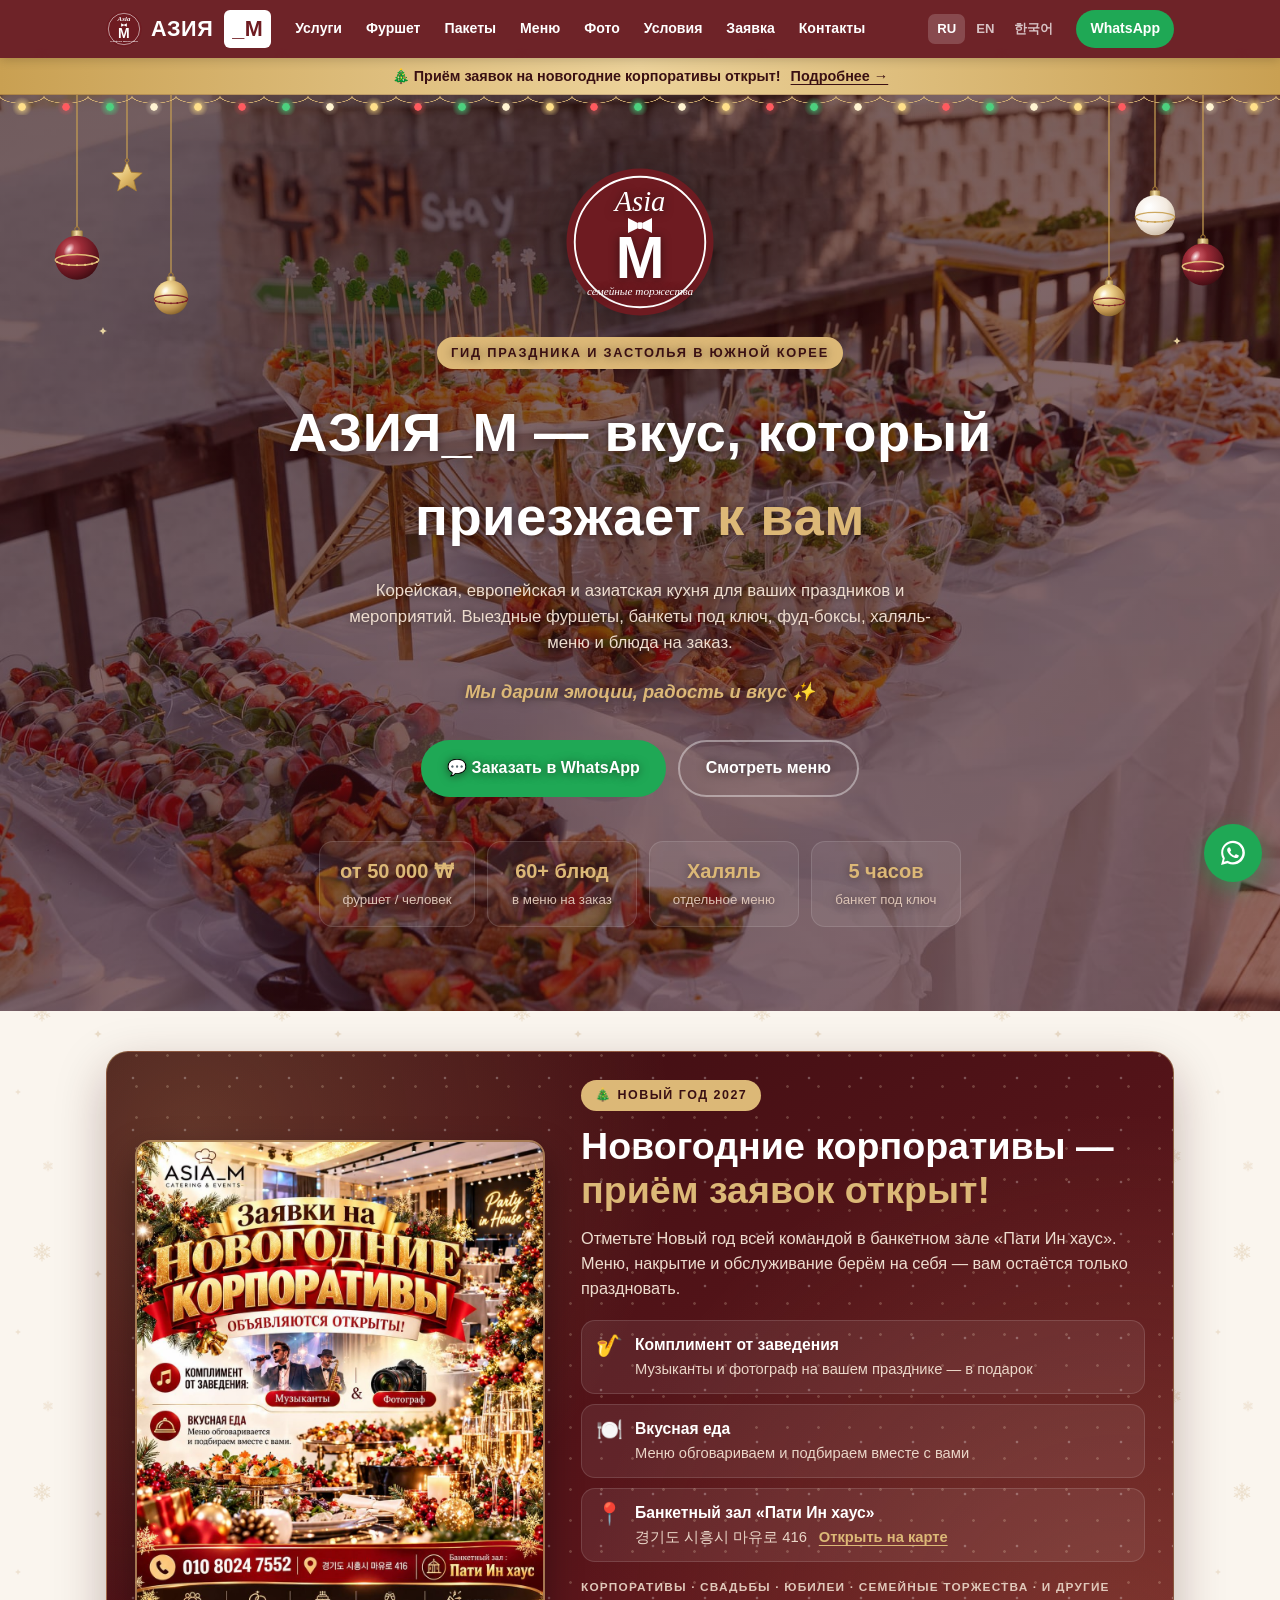
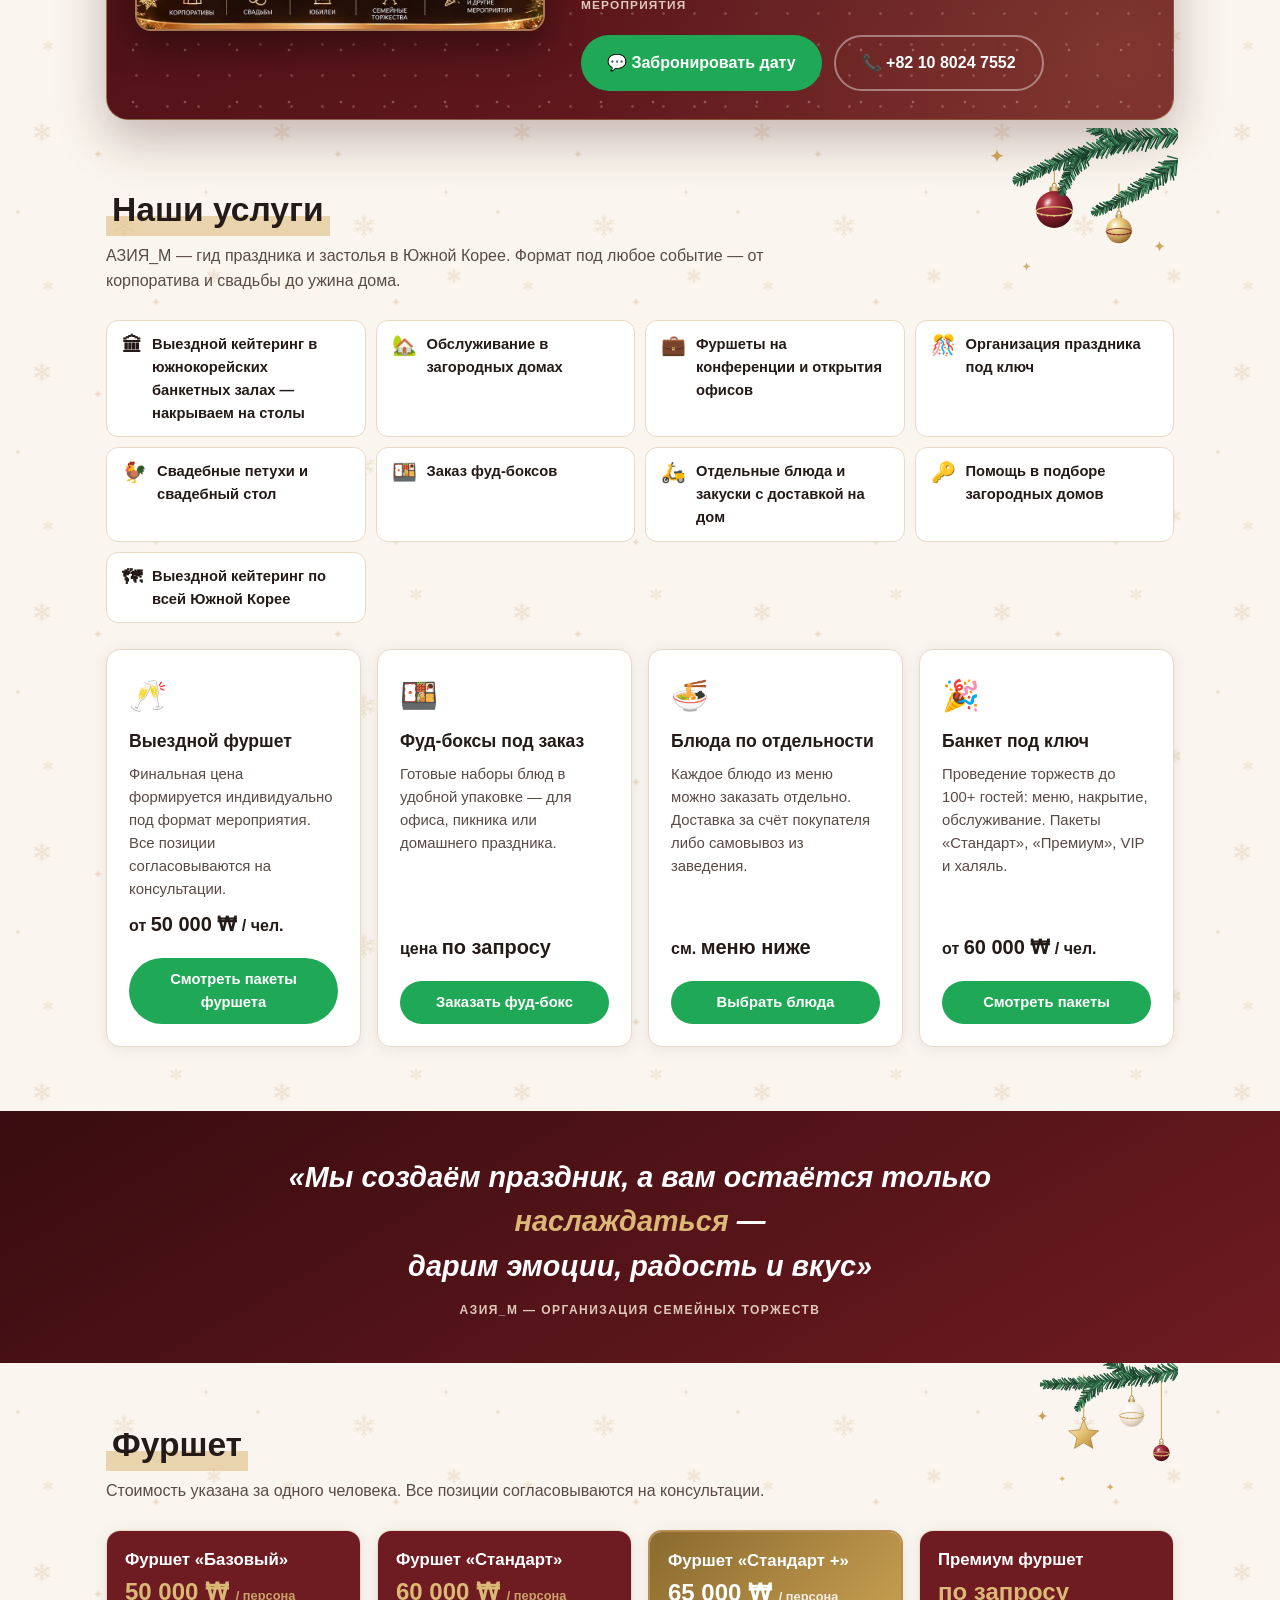
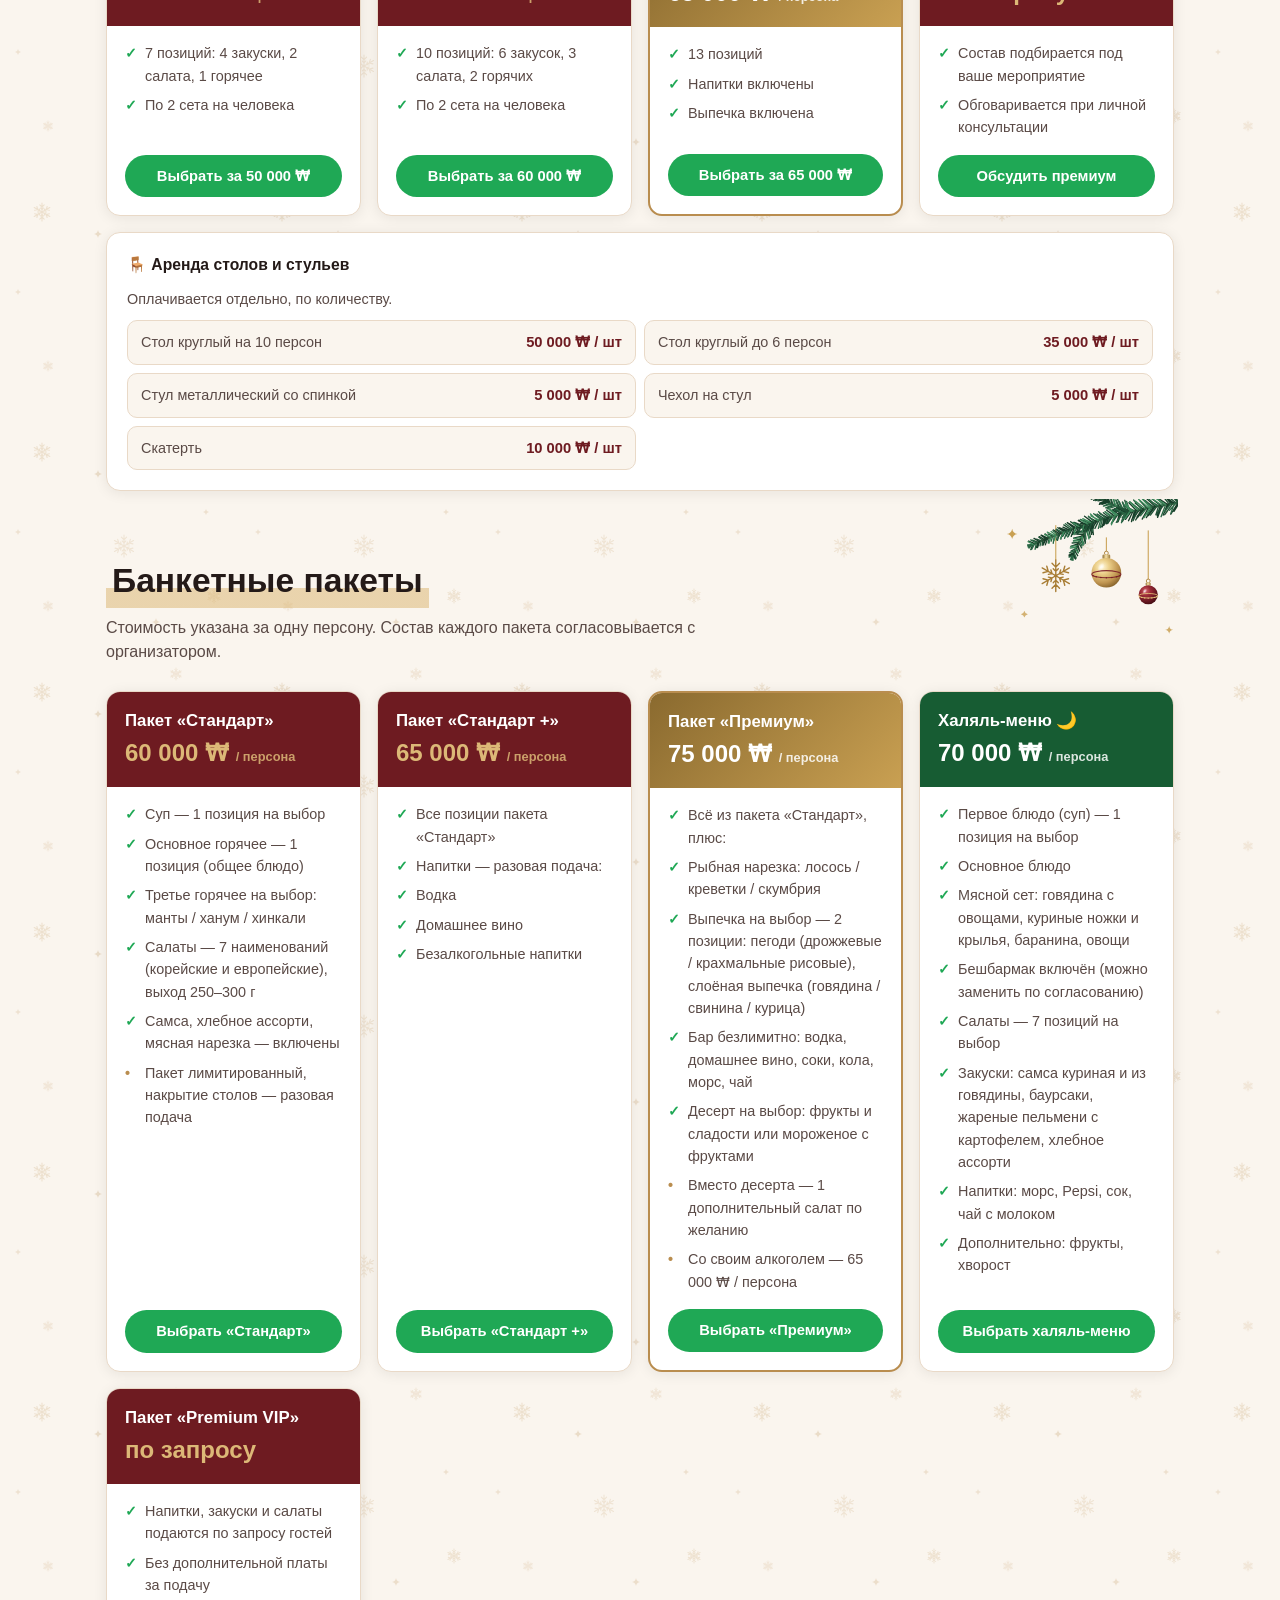
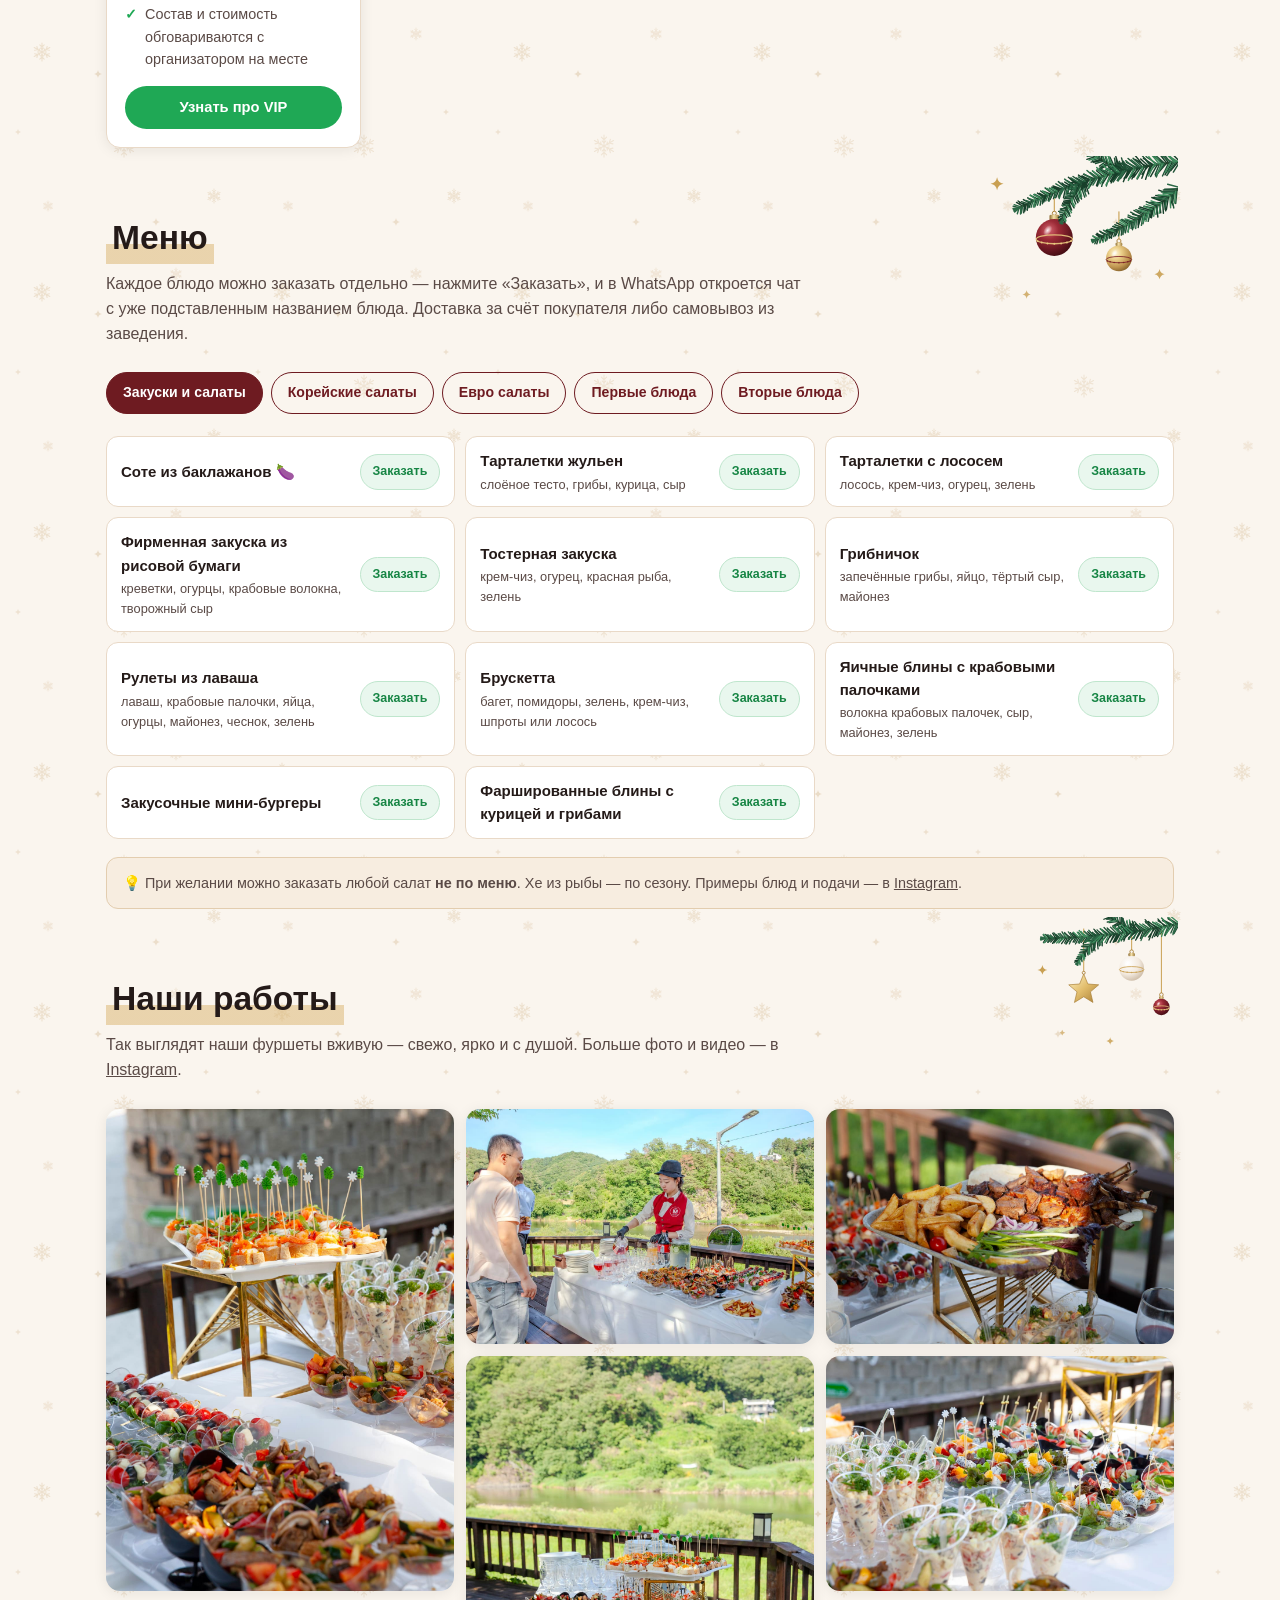
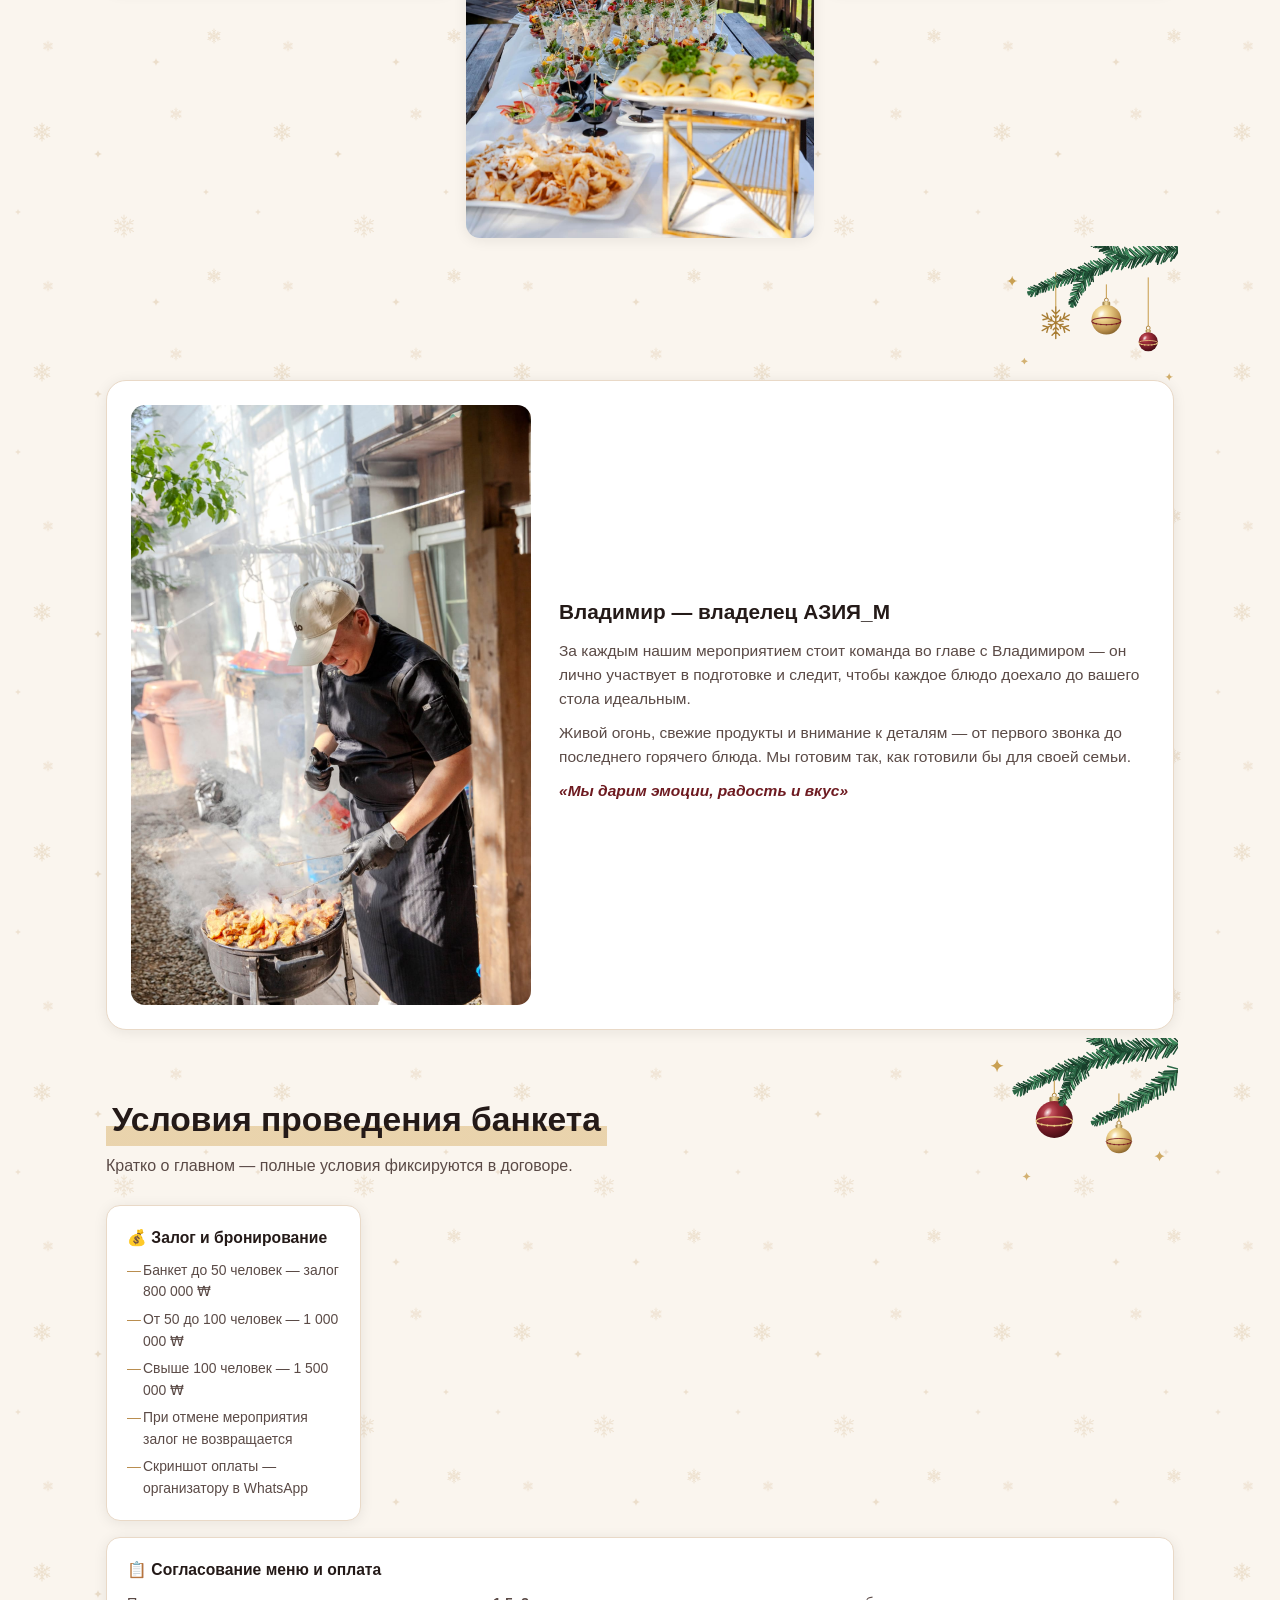
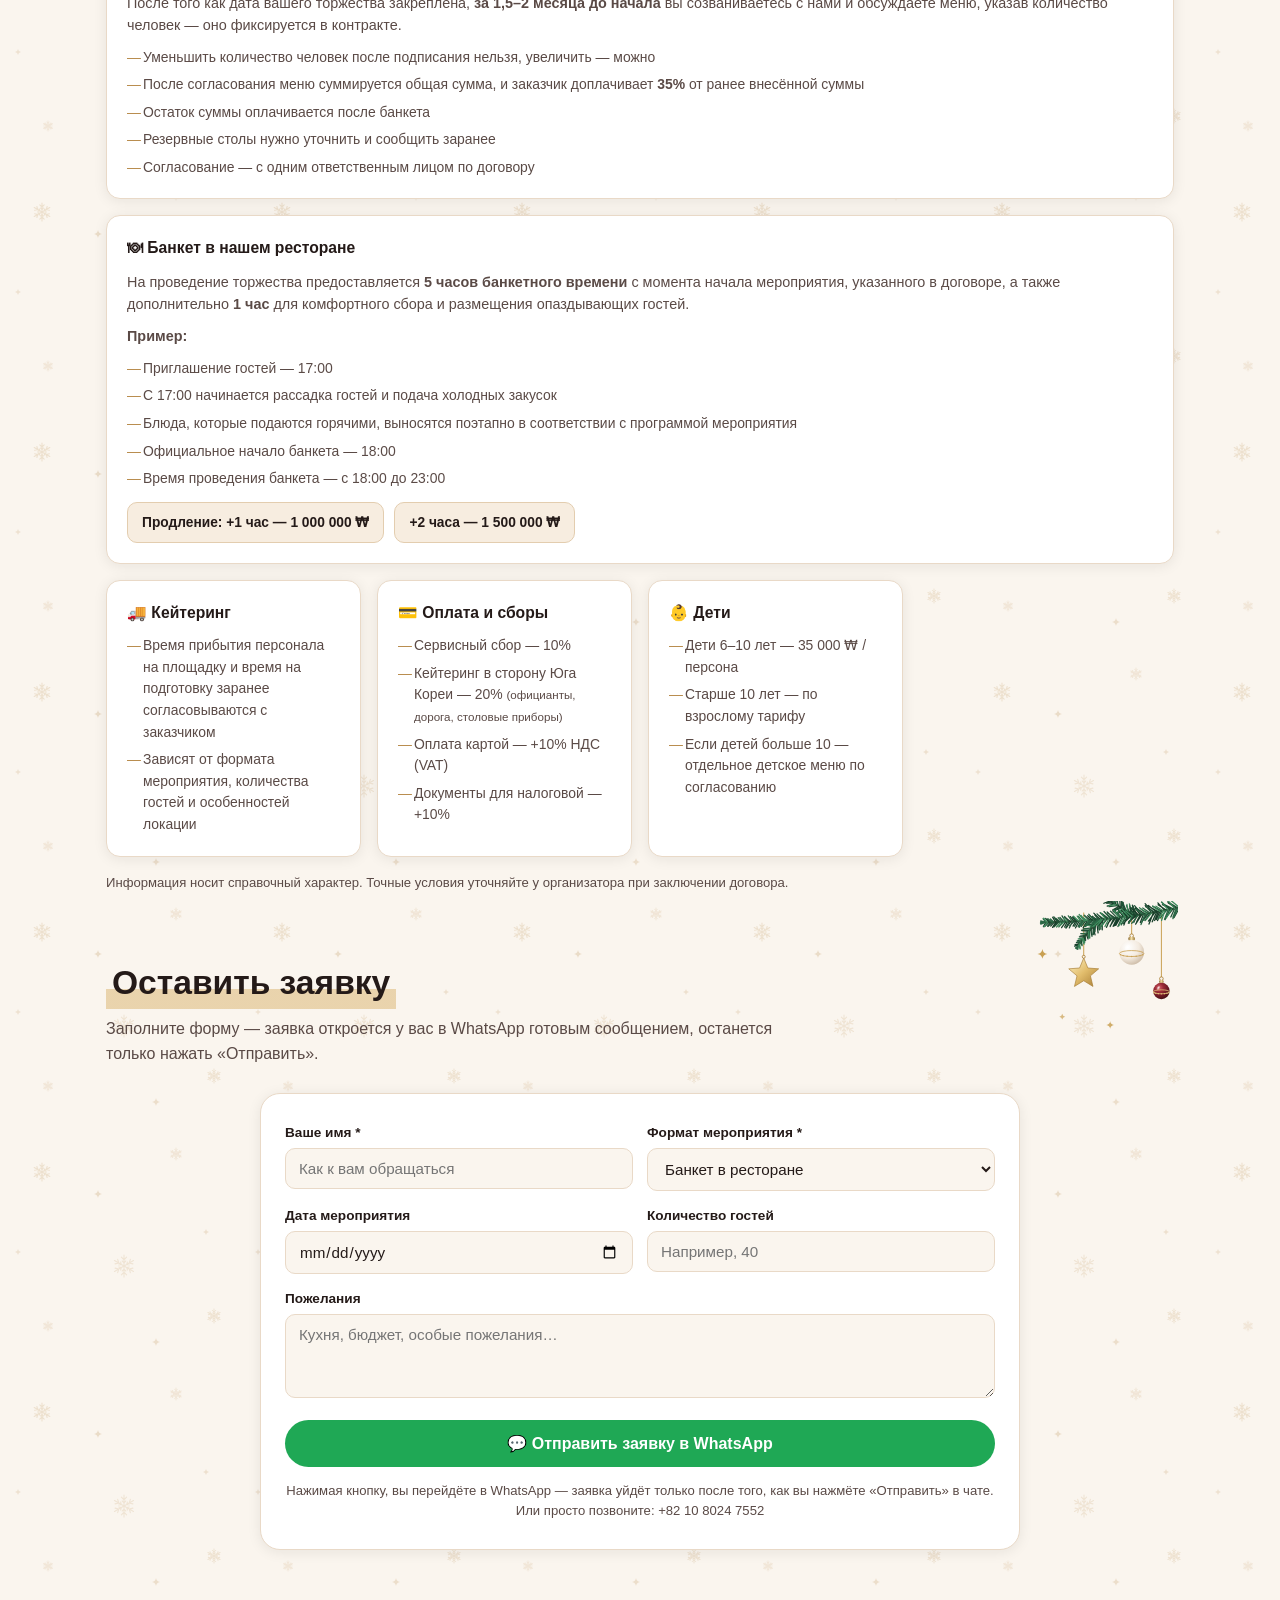
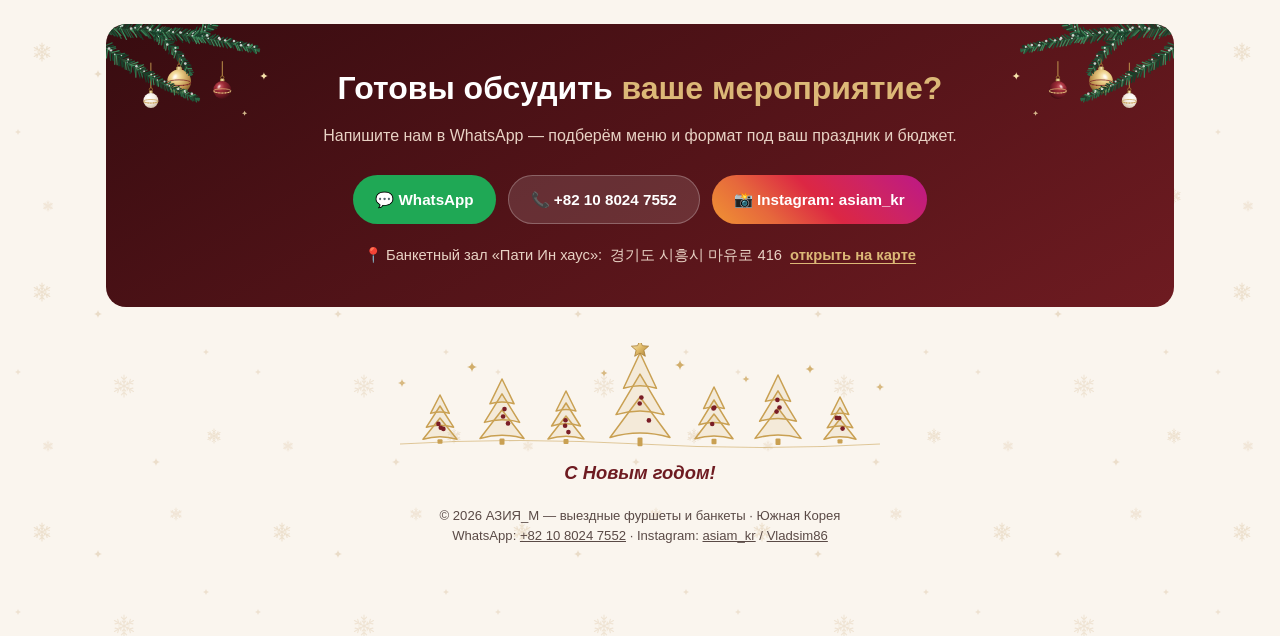
<file: index.html>
<!DOCTYPE html>
<html lang="ru">
<head>
<meta charset="UTF-8">
<meta name="viewport" content="width=device-width, initial-scale=1.0">
<title>АЗИЯ_М — выездные фуршеты и банкеты в Корее | Корейская, европейская и азиатская кухня</title>
<meta name="description" content="АЗИЯ_М — выездные фуршеты от 50 000 ₩/чел, банкеты, фуд-боксы и блюда на заказ. Корейские и евро салаты, супы, вторые блюда, халяль-меню. Заказ через WhatsApp: +82 10 8024 7552">
<link rel="icon" href="data:image/svg+xml,<svg xmlns='http://www.w3.org/2000/svg' viewBox='0 0 100 100'><text y='.9em' font-size='90'>🥢</text></svg>">
<link rel="alternate" hreflang="ru" href="https://zerorare.github.io/asiam/">
<link rel="alternate" hreflang="en" href="https://zerorare.github.io/asiam/en.html">
<link rel="alternate" hreflang="ko" href="https://zerorare.github.io/asiam/ko.html">
<link rel="alternate" hreflang="x-default" href="https://zerorare.github.io/asiam/">
<link rel="canonical" href="https://zerorare.github.io/asiam/">
<meta name="theme-color" content="#6e1b21">
<!-- превью ссылки в мессенджерах (WhatsApp, Telegram, KakaoTalk, Instagram) -->
<meta property="og:type" content="website">
<meta property="og:site_name" content="АЗИЯ_М">
<meta property="og:locale" content="ru_RU">
<meta property="og:locale:alternate" content="en_US">
<meta property="og:locale:alternate" content="ko_KR">
<meta property="og:url" content="https://zerorare.github.io/asiam/">
<meta property="og:title" content="АЗИЯ_М — выездные фуршеты и банкеты в Корее">
<meta property="og:description" content="Корейская, европейская и азиатская кухня: фуршеты от 50 000 ₩/чел., банкеты под ключ, фуд-боксы, халяль-меню. Заказ в WhatsApp: +82 10 8024 7552">
<meta property="og:image" content="https://zerorare.github.io/asiam/img/og-image.jpg">
<meta property="og:image:width" content="1200">
<meta property="og:image:height" content="630">
<meta property="og:image:alt" content="Фуршетный стол АЗИЯ_М: канапе, салаты и закуски">
<meta name="twitter:card" content="summary_large_image">
<link rel="stylesheet" href="css/style.css">
<script>
/* Новогодний блок — сезонный: с этой даты (время Кореи) он скрывается сам.
   Чтобы продлить или включить снова через год — поменяйте дату (и в en.html, ko.html). */
if (Date.now() >= Date.parse('2027-01-15T00:00:00+09:00')) document.documentElement.classList.add('ny-off');
</script>
<script src="js/newyear.js" defer></script><!-- снег на Новый год (сезонный) -->
</head>
<body>

<header>
  <div class="nav">
    <input type="checkbox" id="navtoggle" class="nav-toggle" aria-hidden="true" tabindex="-1">
    <div class="logo">
      <svg viewBox="0 0 200 200" aria-hidden="true">
        <circle cx="100" cy="100" r="98" fill="#6e1b21"/>
        <circle cx="100" cy="100" r="87" fill="none" stroke="#fff" stroke-width="3"/>
        <text x="100" y="58" font-family="Snell Roundhand,Segoe Script,Brush Script MT,cursive" font-size="38" font-style="italic" fill="#fff" text-anchor="middle">Asia</text>
        <path d="M84 68 L97 74.5 L97 81.5 L84 88 Z M116 68 L103 74.5 L103 81.5 L116 88 Z" fill="#fff"/>
        <rect x="97" y="73.5" width="6" height="9" rx="1.5" fill="#fff"/>
        <text x="100" y="148" font-family="Arial Black,Arial,sans-serif" font-size="78" font-weight="900" fill="#fff" text-anchor="middle">M</text>
        <text x="100" y="170" font-family="Snell Roundhand,Segoe Script,Brush Script MT,cursive" font-size="15" font-style="italic" fill="#fff" text-anchor="middle">семейные торжества</text>
      </svg>
      АЗИЯ<span>_М</span></div>
    <nav class="nav-links">
      <a href="#services">Услуги</a>
      <a href="#buffet">Фуршет</a>
      <a href="#packages">Пакеты</a>
      <a href="#menu">Меню</a>
      <a href="#gallery">Фото</a>
      <a href="#terms">Условия</a>
      <a href="#request">Заявка</a>
      <a href="#contacts">Контакты</a>
    </nav>
    <div class="lang-switch">
      <a href="index.html" class="active">RU</a>
      <a href="en.html">EN</a>
      <a href="ko.html">한국어</a>
    </div>
    <a class="wa-top" href="https://wa.me/821080247552" target="_blank" rel="noopener">WhatsApp</a>
    <label for="navtoggle" class="burger" aria-label="Меню"><span></span><span></span><span></span></label>
  </div>
</header>
<a class="ny-bar ny-season" href="#newyear">🎄 <b>Приём заявок на новогодние корпоративы открыт!</b> <span class="ny-more">Подробнее →</span></a>

<div class="hero">
  <svg class="logo-big" viewBox="0 0 200 200" aria-label="Логотип Asia M">
    <circle cx="100" cy="100" r="98" fill="#6e1b21"/>
    <circle cx="100" cy="100" r="87" fill="none" stroke="#fff" stroke-width="2.5"/>
    <text x="100" y="58" font-family="Snell Roundhand,Segoe Script,Brush Script MT,cursive" font-size="38" font-style="italic" fill="#fff" text-anchor="middle">Asia</text>
    <path d="M84 68 L97 74.5 L97 81.5 L84 88 Z M116 68 L103 74.5 L103 81.5 L116 88 Z" fill="#fff"/>
    <rect x="97" y="73.5" width="6" height="9" rx="1.5" fill="#fff"/>
    <text x="100" y="148" font-family="Arial Black,Arial,sans-serif" font-size="78" font-weight="900" fill="#fff" text-anchor="middle">M</text>
    <text x="100" y="170" font-family="Snell Roundhand,Segoe Script,Brush Script MT,cursive" font-size="15" font-style="italic" fill="#fff" text-anchor="middle">семейные торжества</text>
  </svg>
  <div class="kicker">Гид праздника и застолья в Южной Корее</div>
  <h1>АЗИЯ_М — вкус, который<br>приезжает <em>к вам</em></h1>
  <p class="sub">Корейская, европейская и азиатская кухня для ваших праздников и мероприятий.
     Выездные фуршеты, банкеты под ключ, фуд-боксы, халяль-меню и блюда на заказ.</p>
  <p class="slogan">Мы дарим эмоции, радость и вкус ✨</p>
  <div class="cta-row">
    <a class="btn btn-wa" href="https://wa.me/821080247552?text=%D0%97%D0%B4%D1%80%D0%B0%D0%B2%D1%81%D1%82%D0%B2%D1%83%D0%B9%D1%82%D0%B5!%20%D0%A5%D0%BE%D1%87%D1%83%20%D1%83%D0%B7%D0%BD%D0%B0%D1%82%D1%8C%20%D0%BF%D1%80%D0%BE%20%D1%84%D1%83%D1%80%D1%88%D0%B5%D1%82%20%2F%20%D0%B1%D0%B0%D0%BD%D0%BA%D0%B5%D1%82" target="_blank" rel="noopener">💬 Заказать в WhatsApp</a>
    <a class="btn btn-ghost" href="#menu">Смотреть меню</a>
  </div>
  <div class="facts">
    <a class="fact" href="#buffet"><b>от 50 000 ₩</b><small>фуршет / человек</small></a>
    <a class="fact" href="#menu"><b>60+ блюд</b><small>в меню на заказ</small></a>
    <a class="fact" href="#packages"><b>Халяль</b><small>отдельное меню</small></a>
    <a class="fact" href="#terms"><b>5 часов</b><small>банкет под ключ</small></a>
  </div>
</div>

<!-- ===== НОВОГОДНИЙ БЛОК (сезонный) — прячется сам после даты из <head>. Афиша: img/newyear-corporate.jpg ===== -->
<section id="newyear" class="ny-season">
  <div class="ny-card">
    <div class="ny-head">
      <div class="ny-kicker">🎄 Новый год 2027</div>
      <h2>Новогодние корпоративы — <span>приём заявок открыт!</span></h2>
    </div>
    <a class="ny-poster" href="img/newyear-corporate.jpg" target="_blank" rel="noopener">
      <img src="img/newyear-corporate.jpg" width="1000" height="1200" loading="lazy" decoding="async"
           alt="Афиша АЗИЯ_М: приём заявок на новогодние корпоративы. Комплимент от заведения — музыканты и фотограф. Банкетный зал «Пати Ин хаус», 경기도 시흥시 마유로 416, тел. 010 8024 7552">
      <span class="ny-zoom">🔍 Открыть афишу</span>
    </a>
    <div class="ny-body">
      <p class="ny-lead">Отметьте Новый год всей командой в банкетном зале «Пати Ин хаус». Меню, накрытие и обслуживание берём на себя — вам остаётся только праздновать.</p>
      <ul class="ny-list">
        <li><span class="ny-ico">🎷</span><div><b>Комплимент от заведения</b>Музыканты и фотограф на вашем празднике — в подарок</div></li>
        <li><span class="ny-ico">🍽️</span><div><b>Вкусная еда</b>Меню обговариваем и подбираем вместе с вами</div></li>
        <li><span class="ny-ico">📍</span><div><b>Банкетный зал «Пати Ин хаус»</b><span class="ny-addr"><span>경기도 시흥시 마유로 416</span><a href="https://map.naver.com/p/search/%EA%B2%BD%EA%B8%B0%EB%8F%84%20%EC%8B%9C%ED%9D%A5%EC%8B%9C%20%EB%A7%88%EC%9C%A0%EB%A1%9C%20416" target="_blank" rel="noopener">Открыть на карте</a></span></div></li>
      </ul>
      <p class="ny-tags">Корпоративы · Свадьбы · Юбилеи · Семейные торжества · и другие мероприятия</p>
      <div class="ny-cta">
        <a class="btn btn-wa" href="https://wa.me/821080247552?text=%D0%97%D0%B4%D1%80%D0%B0%D0%B2%D1%81%D1%82%D0%B2%D1%83%D0%B9%D1%82%D0%B5!%20%D0%A5%D0%BE%D1%87%D1%83%20%D0%B7%D0%B0%D0%B1%D1%80%D0%BE%D0%BD%D0%B8%D1%80%D0%BE%D0%B2%D0%B0%D1%82%D1%8C%20%D0%BD%D0%BE%D0%B2%D0%BE%D0%B3%D0%BE%D0%B4%D0%BD%D0%B8%D0%B9%20%D0%BA%D0%BE%D1%80%D0%BF%D0%BE%D1%80%D0%B0%D1%82%D0%B8%D0%B2" target="_blank" rel="noopener">💬 Забронировать дату</a>
        <a class="btn btn-ghost" href="tel:+821080247552">📞 +82 10 8024 7552</a>
      </div>
    </div>
  </div>
</section>

<section id="services">
  <div class="sec-head">
    <h2>Наши услуги</h2>
    <p>АЗИЯ_М — гид праздника и застолья в Южной Корее. Формат под любое событие — от корпоратива и свадьбы до ужина дома.</p>
  </div>
  <div class="svc-list">
    <div class="svc"><span>🏛</span>Выездной кейтеринг в южнокорейских банкетных залах — накрываем на столы</div>
    <div class="svc"><span>🏡</span>Обслуживание в загородных домах</div>
    <div class="svc"><span>💼</span>Фуршеты на конференции и открытия офисов</div>
    <div class="svc"><span>🎊</span>Организация праздника под ключ</div>
    <div class="svc"><span>🐓</span>Свадебные петухи и свадебный стол</div>
    <div class="svc"><span>🍱</span>Заказ фуд-боксов</div>
    <div class="svc"><span>🛵</span>Отдельные блюда и закуски с доставкой на дом</div>
    <div class="svc"><span>🔑</span>Помощь в подборе загородных домов</div>
    <div class="svc"><span>🗺</span>Выездной кейтеринг по всей Южной Корее</div>
  </div>
  <div class="cards">
    <div class="card">
      <div class="ico">🥂</div>
      <h3>Выездной фуршет</h3>
      <p>Финальная цена формируется индивидуально под формат мероприятия. Все позиции согласовываются на консультации.</p>
      <div class="price">от <b>50 000 ₩</b> / чел.</div>
      <a class="order" href="#buffet">Смотреть пакеты фуршета</a>
    </div>
    <div class="card">
      <div class="ico">🍱</div>
      <h3>Фуд-боксы под заказ</h3>
      <p>Готовые наборы блюд в удобной упаковке — для офиса, пикника или домашнего праздника.</p>
      <div class="price">цена <b>по запросу</b></div>
      <a class="order" href="https://wa.me/821080247552?text=%D0%97%D0%B4%D1%80%D0%B0%D0%B2%D1%81%D1%82%D0%B2%D1%83%D0%B9%D1%82%D0%B5!%20%D0%98%D0%BD%D1%82%D0%B5%D1%80%D0%B5%D1%81%D1%83%D1%8E%D1%82%20%D1%84%D1%83%D0%B4-%D0%B1%D0%BE%D0%BA%D1%81%D1%8B" target="_blank" rel="noopener">Заказать фуд-бокс</a>
    </div>
    <div class="card">
      <div class="ico">🍜</div>
      <h3>Блюда по отдельности</h3>
      <p>Каждое блюдо из меню можно заказать отдельно. Доставка за счёт покупателя либо самовывоз из заведения.</p>
      <div class="price">см. <b>меню ниже</b></div>
      <a class="order" href="#menu">Выбрать блюда</a>
    </div>
    <div class="card">
      <div class="ico">🎉</div>
      <h3>Банкет под ключ</h3>
      <p>Проведение торжеств до 100+ гостей: меню, накрытие, обслуживание. Пакеты «Стандарт», «Премиум», VIP и халяль.</p>
      <div class="price">от <b>60 000 ₩</b> / чел.</div>
      <a class="order" href="#packages">Смотреть пакеты</a>
    </div>
  </div>
</section>

<div class="slogan-band">
  <div class="q">«Мы создаём праздник, а вам остаётся только <em>наслаждаться</em> —<br>дарим эмоции, радость и вкус»</div>
  <small>АЗИЯ_М — организация семейных торжеств</small>
</div>

<section id="buffet">
  <div class="sec-head">
    <h2>Фуршет</h2>
    <p>Стоимость указана за одного человека. Все позиции согласовываются на консультации.</p>
  </div>
  <p class="swipe-hint">Листайте вбок, чтобы увидеть все варианты</p>
  <div class="packs">
    <div class="pack">
      <div class="top">
        <h3>Фуршет «Базовый»</h3>
        <div class="p-price">50 000 ₩ <small>/ персона</small></div>
      </div>
      <ul>
        <li>7 позиций: 4 закуски, 2 салата, 1 горячее</li>
        <li>По 2 сета на человека</li>
      </ul>
      <div class="foot"><a href="https://wa.me/821080247552?text=%D0%97%D0%B4%D1%80%D0%B0%D0%B2%D1%81%D1%82%D0%B2%D1%83%D0%B9%D1%82%D0%B5!%20%D0%98%D0%BD%D1%82%D0%B5%D1%80%D0%B5%D1%81%D1%83%D0%B5%D1%82%20%D1%84%D1%83%D1%80%D1%88%D0%B5%D1%82%20%C2%AB%D0%91%D0%B0%D0%B7%D0%BE%D0%B2%D1%8B%D0%B9%C2%BB%20%E2%80%94%2050%20000%20%E2%82%A9%20%2F%20%D0%BF%D0%B5%D1%80%D1%81%D0%BE%D0%BD%D0%B0" target="_blank" rel="noopener">Выбрать за 50 000 ₩</a></div>
    </div>

    <div class="pack">
      <div class="top">
        <h3>Фуршет «Стандарт»</h3>
        <div class="p-price">60 000 ₩ <small>/ персона</small></div>
      </div>
      <ul>
        <li>10 позиций: 6 закусок, 3 салата, 2 горячих</li>
        <li>По 2 сета на человека</li>
      </ul>
      <div class="foot"><a href="https://wa.me/821080247552?text=%D0%97%D0%B4%D1%80%D0%B0%D0%B2%D1%81%D1%82%D0%B2%D1%83%D0%B9%D1%82%D0%B5!%20%D0%98%D0%BD%D1%82%D0%B5%D1%80%D0%B5%D1%81%D1%83%D0%B5%D1%82%20%D1%84%D1%83%D1%80%D1%88%D0%B5%D1%82%20%C2%AB%D0%A1%D1%82%D0%B0%D0%BD%D0%B4%D0%B0%D1%80%D1%82%C2%BB%20%E2%80%94%2060%20000%20%E2%82%A9%20%2F%20%D0%BF%D0%B5%D1%80%D1%81%D0%BE%D0%BD%D0%B0" target="_blank" rel="noopener">Выбрать за 60 000 ₩</a></div>
    </div>

    <div class="pack featured">
      <div class="top">
        <h3>Фуршет «Стандарт +»</h3>
        <div class="p-price">65 000 ₩ <small>/ персона</small></div>
      </div>
      <ul>
        <li>13 позиций</li>
        <li>Напитки включены</li>
        <li>Выпечка включена</li>
      </ul>
      <div class="foot"><a href="https://wa.me/821080247552?text=%D0%97%D0%B4%D1%80%D0%B0%D0%B2%D1%81%D1%82%D0%B2%D1%83%D0%B9%D1%82%D0%B5!%20%D0%98%D0%BD%D1%82%D0%B5%D1%80%D0%B5%D1%81%D1%83%D0%B5%D1%82%20%D1%84%D1%83%D1%80%D1%88%D0%B5%D1%82%20%C2%AB%D0%A1%D1%82%D0%B0%D0%BD%D0%B4%D0%B0%D1%80%D1%82%20%2B%C2%BB%20%E2%80%94%2065%20000%20%E2%82%A9%20%2F%20%D0%BF%D0%B5%D1%80%D1%81%D0%BE%D0%BD%D0%B0" target="_blank" rel="noopener">Выбрать за 65 000 ₩</a></div>
    </div>

    <div class="pack">
      <div class="top">
        <h3>Премиум фуршет</h3>
        <div class="p-price">по запросу</div>
      </div>
      <ul>
        <li>Состав подбирается под ваше мероприятие</li>
        <li>Обговаривается при личной консультации</li>
      </ul>
      <div class="foot"><a href="https://wa.me/821080247552?text=%D0%97%D0%B4%D1%80%D0%B0%D0%B2%D1%81%D1%82%D0%B2%D1%83%D0%B9%D1%82%D0%B5!%20%D0%98%D0%BD%D1%82%D0%B5%D1%80%D0%B5%D1%81%D1%83%D0%B5%D1%82%20%D0%BF%D1%80%D0%B5%D0%BC%D0%B8%D1%83%D0%BC%20%D1%84%D1%83%D1%80%D1%88%D0%B5%D1%82" target="_blank" rel="noopener">Обсудить премиум</a></div>
    </div>
  </div>

  <div class="terms" style="margin-top:16px">
    <div class="term">
      <h3>🪑 Аренда столов и стульев</h3>
      <p class="lead">Оплачивается отдельно, по количеству.</p>
      <div class="opt-list">
        <div><span>Стол круглый на 10 персон</span><b>50 000 ₩ / шт</b></div>
        <div><span>Стол круглый до 6 персон</span><b>35 000 ₩ / шт</b></div>
        <div><span>Стул металлический со спинкой</span><b>5 000 ₩ / шт</b></div>
        <div><span>Чехол на стул</span><b>5 000 ₩ / шт</b></div>
        <div><span>Скатерть</span><b>10 000 ₩ / шт</b></div>
      </div>
    </div>
  </div>
</section>

<section id="packages">
  <div class="sec-head">
    <h2>Банкетные пакеты</h2>
    <p>Стоимость указана за одну персону. Состав каждого пакета согласовывается с организатором.</p>
  </div>
  <p class="swipe-hint">Листайте вбок, чтобы увидеть все варианты</p>
  <div class="packs">
    <div class="pack">
      <div class="top">
        <h3>Пакет «Стандарт»</h3>
        <div class="p-price">60 000 ₩ <small>/ персона</small></div>
      </div>
      <ul>
        <li>Суп — 1 позиция на выбор</li>
        <li>Основное горячее — 1 позиция (общее блюдо)</li>
        <li>Третье горячее на выбор: манты / ханум / хинкали</li>
        <li>Салаты — 7 наименований (корейские и европейские), выход 250–300 г</li>
        <li>Самса, хлебное ассорти, мясная нарезка — включены</li>
        <li class="note">Пакет лимитированный, накрытие столов — разовая подача</li>
      </ul>
      <div class="foot"><a href="https://wa.me/821080247552?text=%D0%97%D0%B4%D1%80%D0%B0%D0%B2%D1%81%D1%82%D0%B2%D1%83%D0%B9%D1%82%D0%B5!%20%D0%98%D0%BD%D1%82%D0%B5%D1%80%D0%B5%D1%81%D1%83%D0%B5%D1%82%20%D0%BF%D0%B0%D0%BA%D0%B5%D1%82%20%C2%AB%D0%A1%D1%82%D0%B0%D0%BD%D0%B4%D0%B0%D1%80%D1%82%C2%BB" target="_blank" rel="noopener">Выбрать «Стандарт»</a></div>
    </div>

    <div class="pack">
      <div class="top">
        <h3>Пакет «Стандарт +»</h3>
        <div class="p-price">65 000 ₩ <small>/ персона</small></div>
      </div>
      <ul>
        <li>Все позиции пакета «Стандарт»</li>
        <li>Напитки — разовая подача:</li>
        <li>Водка</li>
        <li>Домашнее вино</li>
        <li>Безалкогольные напитки</li>
      </ul>
      <div class="foot"><a href="https://wa.me/821080247552?text=%D0%97%D0%B4%D1%80%D0%B0%D0%B2%D1%81%D1%82%D0%B2%D1%83%D0%B9%D1%82%D0%B5!%20%D0%98%D0%BD%D1%82%D0%B5%D1%80%D0%B5%D1%81%D1%83%D0%B5%D1%82%20%D0%BF%D0%B0%D0%BA%D0%B5%D1%82%20%C2%AB%D0%A1%D1%82%D0%B0%D0%BD%D0%B4%D0%B0%D1%80%D1%82%2B%C2%BB" target="_blank" rel="noopener">Выбрать «Стандарт +»</a></div>
    </div>

    <div class="pack featured">
      <div class="top">
        <h3>Пакет «Премиум»</h3>
        <div class="p-price">75 000 ₩ <small>/ персона</small></div>
      </div>
      <ul>
        <li>Всё из пакета «Стандарт», плюс:</li>
        <li>Рыбная нарезка: лосось / креветки / скумбрия</li>
        <li>Выпечка на выбор — 2 позиции: пегоди (дрожжевые / крахмальные рисовые), слоёная выпечка (говядина / свинина / курица)</li>
        <li>Бар безлимитно: водка, домашнее вино, соки, кола, морс, чай</li>
        <li>Десерт на выбор: фрукты и сладости или мороженое с фруктами</li>
        <li class="note">Вместо десерта — 1 дополнительный салат по желанию</li>
        <li class="note">Со своим алкоголем — 65 000 ₩ / персона</li>
      </ul>
      <div class="foot"><a href="https://wa.me/821080247552?text=%D0%97%D0%B4%D1%80%D0%B0%D0%B2%D1%81%D1%82%D0%B2%D1%83%D0%B9%D1%82%D0%B5!%20%D0%98%D0%BD%D1%82%D0%B5%D1%80%D0%B5%D1%81%D1%83%D0%B5%D1%82%20%D0%BF%D0%B0%D0%BA%D0%B5%D1%82%20%C2%AB%D0%9F%D1%80%D0%B5%D0%BC%D0%B8%D1%83%D0%BC%C2%BB" target="_blank" rel="noopener">Выбрать «Премиум»</a></div>
    </div>

    <div class="pack halal">
      <div class="top">
        <h3>Халяль-меню 🌙</h3>
        <div class="p-price">70 000 ₩ <small>/ персона</small></div>
      </div>
      <ul>
        <li>Первое блюдо (суп) — 1 позиция на выбор</li>
        <li>Основное блюдо</li>
        <li>Мясной сет: говядина с овощами, куриные ножки и крылья, баранина, овощи</li>
        <li>Бешбармак включён (можно заменить по согласованию)</li>
        <li>Салаты — 7 позиций на выбор</li>
        <li>Закуски: самса куриная и из говядины, баурсаки, жареные пельмени с картофелем, хлебное ассорти</li>
        <li>Напитки: морс, Pepsi, сок, чай с молоком</li>
        <li>Дополнительно: фрукты, хворост</li>
      </ul>
      <div class="foot"><a href="https://wa.me/821080247552?text=%D0%97%D0%B4%D1%80%D0%B0%D0%B2%D1%81%D1%82%D0%B2%D1%83%D0%B9%D1%82%D0%B5!%20%D0%98%D0%BD%D1%82%D0%B5%D1%80%D0%B5%D1%81%D1%83%D0%B5%D1%82%20%D1%85%D0%B0%D0%BB%D1%8F%D0%BB%D1%8C-%D0%BC%D0%B5%D0%BD%D1%8E" target="_blank" rel="noopener">Выбрать халяль-меню</a></div>
    </div>

    <div class="pack">
      <div class="top">
        <h3>Пакет «Premium VIP»</h3>
        <div class="p-price">по запросу</div>
      </div>
      <ul>
        <li>Напитки, закуски и салаты подаются по запросу гостей</li>
        <li>Без дополнительной платы за подачу</li>
        <li>Состав и стоимость обговариваются с организатором на месте</li>
      </ul>
      <div class="foot"><a href="https://wa.me/821080247552?text=%D0%97%D0%B4%D1%80%D0%B0%D0%B2%D1%81%D1%82%D0%B2%D1%83%D0%B9%D1%82%D0%B5!%20%D0%98%D0%BD%D1%82%D0%B5%D1%80%D0%B5%D1%81%D1%83%D0%B5%D1%82%20%D0%BF%D0%B0%D0%BA%D0%B5%D1%82%20Premium%20VIP" target="_blank" rel="noopener">Узнать про VIP</a></div>
    </div>
  </div>
</section>

<section id="menu">
  <div class="sec-head">
    <h2>Меню</h2>
    <p>Каждое блюдо можно заказать отдельно — нажмите «Заказать», и в WhatsApp откроется чат с уже подставленным названием блюда. Доставка за счёт покупателя либо самовывоз из заведения.</p>
  </div>
  <div class="menu-widget">
    <input type="radio" name="mtab" id="mt0" checked>
    <input type="radio" name="mtab" id="mt1">
    <input type="radio" name="mtab" id="mt2">
    <input type="radio" name="mtab" id="mt3">
    <input type="radio" name="mtab" id="mt4">
    <div class="menu-tabs">
      <label for="mt0">Закуски и салаты</label>
      <label for="mt1">Корейские салаты</label>
      <label for="mt2">Евро салаты</label>
      <label for="mt3">Первые блюда</label>
      <label for="mt4">Вторые блюда</label>
    </div>
    <div class="menu-group" id="mg-0">
      <div class="dishes">
        <div class="dish"><div class="d-info"><div class="d-name">Соте из баклажанов 🍆</div></div><a class="d-wa" target="_blank" rel="noopener" href="https://wa.me/821080247552?text=%D0%97%D0%B4%D1%80%D0%B0%D0%B2%D1%81%D1%82%D0%B2%D1%83%D0%B9%D1%82%D0%B5!%20%D0%A5%D0%BE%D1%87%D1%83%20%D0%B7%D0%B0%D0%BA%D0%B0%D0%B7%D0%B0%D1%82%D1%8C%3A%20%D0%A1%D0%BE%D1%82%D0%B5%20%D0%B8%D0%B7%20%D0%B1%D0%B0%D0%BA%D0%BB%D0%B0%D0%B6%D0%B0%D0%BD%D0%BE%D0%B2">Заказать</a></div>
        <div class="dish"><div class="d-info"><div class="d-name">Тарталетки жульен</div><div class="d-desc">слоёное тесто, грибы, курица, сыр</div></div><a class="d-wa" target="_blank" rel="noopener" href="https://wa.me/821080247552?text=%D0%97%D0%B4%D1%80%D0%B0%D0%B2%D1%81%D1%82%D0%B2%D1%83%D0%B9%D1%82%D0%B5!%20%D0%A5%D0%BE%D1%87%D1%83%20%D0%B7%D0%B0%D0%BA%D0%B0%D0%B7%D0%B0%D1%82%D1%8C%3A%20%D0%A2%D0%B0%D1%80%D1%82%D0%B0%D0%BB%D0%B5%D1%82%D0%BA%D0%B8%20%D0%B6%D1%83%D0%BB%D1%8C%D0%B5%D0%BD">Заказать</a></div>
        <div class="dish"><div class="d-info"><div class="d-name">Тарталетки с лососем</div><div class="d-desc">лосось, крем-чиз, огурец, зелень</div></div><a class="d-wa" target="_blank" rel="noopener" href="https://wa.me/821080247552?text=%D0%97%D0%B4%D1%80%D0%B0%D0%B2%D1%81%D1%82%D0%B2%D1%83%D0%B9%D1%82%D0%B5!%20%D0%A5%D0%BE%D1%87%D1%83%20%D0%B7%D0%B0%D0%BA%D0%B0%D0%B7%D0%B0%D1%82%D1%8C%3A%20%D0%A2%D0%B0%D1%80%D1%82%D0%B0%D0%BB%D0%B5%D1%82%D0%BA%D0%B8%20%D1%81%20%D0%BB%D0%BE%D1%81%D0%BE%D1%81%D0%B5%D0%BC">Заказать</a></div>
        <div class="dish"><div class="d-info"><div class="d-name">Фирменная закуска из рисовой бумаги</div><div class="d-desc">креветки, огурцы, крабовые волокна, творожный сыр</div></div><a class="d-wa" target="_blank" rel="noopener" href="https://wa.me/821080247552?text=%D0%97%D0%B4%D1%80%D0%B0%D0%B2%D1%81%D1%82%D0%B2%D1%83%D0%B9%D1%82%D0%B5!%20%D0%A5%D0%BE%D1%87%D1%83%20%D0%B7%D0%B0%D0%BA%D0%B0%D0%B7%D0%B0%D1%82%D1%8C%3A%20%D0%A4%D0%B8%D1%80%D0%BC%D0%B5%D0%BD%D0%BD%D0%B0%D1%8F%20%D0%B7%D0%B0%D0%BA%D1%83%D1%81%D0%BA%D0%B0%20%D0%B8%D0%B7%20%D1%80%D0%B8%D1%81%D0%BE%D0%B2%D0%BE%D0%B9%20%D0%B1%D1%83%D0%BC%D0%B0%D0%B3%D0%B8">Заказать</a></div>
        <div class="dish"><div class="d-info"><div class="d-name">Тостерная закуска</div><div class="d-desc">крем-чиз, огурец, красная рыба, зелень</div></div><a class="d-wa" target="_blank" rel="noopener" href="https://wa.me/821080247552?text=%D0%97%D0%B4%D1%80%D0%B0%D0%B2%D1%81%D1%82%D0%B2%D1%83%D0%B9%D1%82%D0%B5!%20%D0%A5%D0%BE%D1%87%D1%83%20%D0%B7%D0%B0%D0%BA%D0%B0%D0%B7%D0%B0%D1%82%D1%8C%3A%20%D0%A2%D0%BE%D1%81%D1%82%D0%B5%D1%80%D0%BD%D0%B0%D1%8F%20%D0%B7%D0%B0%D0%BA%D1%83%D1%81%D0%BA%D0%B0">Заказать</a></div>
        <div class="dish"><div class="d-info"><div class="d-name">Грибничок</div><div class="d-desc">запечённые грибы, яйцо, тёртый сыр, майонез</div></div><a class="d-wa" target="_blank" rel="noopener" href="https://wa.me/821080247552?text=%D0%97%D0%B4%D1%80%D0%B0%D0%B2%D1%81%D1%82%D0%B2%D1%83%D0%B9%D1%82%D0%B5!%20%D0%A5%D0%BE%D1%87%D1%83%20%D0%B7%D0%B0%D0%BA%D0%B0%D0%B7%D0%B0%D1%82%D1%8C%3A%20%D0%93%D1%80%D0%B8%D0%B1%D0%BD%D0%B8%D1%87%D0%BE%D0%BA">Заказать</a></div>
        <div class="dish"><div class="d-info"><div class="d-name">Рулеты из лаваша</div><div class="d-desc">лаваш, крабовые палочки, яйца, огурцы, майонез, чеснок, зелень</div></div><a class="d-wa" target="_blank" rel="noopener" href="https://wa.me/821080247552?text=%D0%97%D0%B4%D1%80%D0%B0%D0%B2%D1%81%D1%82%D0%B2%D1%83%D0%B9%D1%82%D0%B5!%20%D0%A5%D0%BE%D1%87%D1%83%20%D0%B7%D0%B0%D0%BA%D0%B0%D0%B7%D0%B0%D1%82%D1%8C%3A%20%D0%A0%D1%83%D0%BB%D0%B5%D1%82%D1%8B%20%D0%B8%D0%B7%20%D0%BB%D0%B0%D0%B2%D0%B0%D1%88%D0%B0">Заказать</a></div>
        <div class="dish"><div class="d-info"><div class="d-name">Брускетта</div><div class="d-desc">багет, помидоры, зелень, крем-чиз, шпроты или лосось</div></div><a class="d-wa" target="_blank" rel="noopener" href="https://wa.me/821080247552?text=%D0%97%D0%B4%D1%80%D0%B0%D0%B2%D1%81%D1%82%D0%B2%D1%83%D0%B9%D1%82%D0%B5!%20%D0%A5%D0%BE%D1%87%D1%83%20%D0%B7%D0%B0%D0%BA%D0%B0%D0%B7%D0%B0%D1%82%D1%8C%3A%20%D0%91%D1%80%D1%83%D1%81%D0%BA%D0%B5%D1%82%D1%82%D0%B0">Заказать</a></div>
        <div class="dish"><div class="d-info"><div class="d-name">Яичные блины с крабовыми палочками</div><div class="d-desc">волокна крабовых палочек, сыр, майонез, зелень</div></div><a class="d-wa" target="_blank" rel="noopener" href="https://wa.me/821080247552?text=%D0%97%D0%B4%D1%80%D0%B0%D0%B2%D1%81%D1%82%D0%B2%D1%83%D0%B9%D1%82%D0%B5!%20%D0%A5%D0%BE%D1%87%D1%83%20%D0%B7%D0%B0%D0%BA%D0%B0%D0%B7%D0%B0%D1%82%D1%8C%3A%20%D0%AF%D0%B8%D1%87%D0%BD%D1%8B%D0%B5%20%D0%B1%D0%BB%D0%B8%D0%BD%D1%8B%20%D1%81%20%D0%BA%D1%80%D0%B0%D0%B1%D0%BE%D0%B2%D1%8B%D0%BC%D0%B8%20%D0%BF%D0%B0%D0%BB%D0%BE%D1%87%D0%BA%D0%B0%D0%BC%D0%B8">Заказать</a></div>
        <div class="dish"><div class="d-info"><div class="d-name">Закусочные мини-бургеры</div></div><a class="d-wa" target="_blank" rel="noopener" href="https://wa.me/821080247552?text=%D0%97%D0%B4%D1%80%D0%B0%D0%B2%D1%81%D1%82%D0%B2%D1%83%D0%B9%D1%82%D0%B5!%20%D0%A5%D0%BE%D1%87%D1%83%20%D0%B7%D0%B0%D0%BA%D0%B0%D0%B7%D0%B0%D1%82%D1%8C%3A%20%D0%97%D0%B0%D0%BA%D1%83%D1%81%D0%BE%D1%87%D0%BD%D1%8B%D0%B5%20%D0%BC%D0%B8%D0%BD%D0%B8-%D0%B1%D1%83%D1%80%D0%B3%D0%B5%D1%80%D1%8B">Заказать</a></div>
        <div class="dish"><div class="d-info"><div class="d-name">Фаршированные блины с курицей и грибами</div></div><a class="d-wa" target="_blank" rel="noopener" href="https://wa.me/821080247552?text=%D0%97%D0%B4%D1%80%D0%B0%D0%B2%D1%81%D1%82%D0%B2%D1%83%D0%B9%D1%82%D0%B5!%20%D0%A5%D0%BE%D1%87%D1%83%20%D0%B7%D0%B0%D0%BA%D0%B0%D0%B7%D0%B0%D1%82%D1%8C%3A%20%D0%A4%D0%B0%D1%80%D1%88%D0%B8%D1%80%D0%BE%D0%B2%D0%B0%D0%BD%D0%BD%D1%8B%D0%B5%20%D0%B1%D0%BB%D0%B8%D0%BD%D1%8B%20%D1%81%20%D0%BA%D1%83%D1%80%D0%B8%D1%86%D0%B5%D0%B9%20%D0%B8%20%D0%B3%D1%80%D0%B8%D0%B1%D0%B0%D0%BC%D0%B8">Заказать</a></div>
      </div>
    </div>
    <div class="menu-group" id="mg-1">
      <div class="dishes">
        <div class="dish"><div class="d-info"><div class="d-name">Папоротник</div></div><a class="d-wa" target="_blank" rel="noopener" href="https://wa.me/821080247552?text=%D0%97%D0%B4%D1%80%D0%B0%D0%B2%D1%81%D1%82%D0%B2%D1%83%D0%B9%D1%82%D0%B5!%20%D0%A5%D0%BE%D1%87%D1%83%20%D0%B7%D0%B0%D0%BA%D0%B0%D0%B7%D0%B0%D1%82%D1%8C%3A%20%D0%9F%D0%B0%D0%BF%D0%BE%D1%80%D0%BE%D1%82%D0%BD%D0%B8%D0%BA">Заказать</a></div>
        <div class="dish"><div class="d-info"><div class="d-name">Огурцы с мясом в пикантном соусе</div></div><a class="d-wa" target="_blank" rel="noopener" href="https://wa.me/821080247552?text=%D0%97%D0%B4%D1%80%D0%B0%D0%B2%D1%81%D1%82%D0%B2%D1%83%D0%B9%D1%82%D0%B5!%20%D0%A5%D0%BE%D1%87%D1%83%20%D0%B7%D0%B0%D0%BA%D0%B0%D0%B7%D0%B0%D1%82%D1%8C%3A%20%D0%9E%D0%B3%D1%83%D1%80%D1%86%D1%8B%20%D1%81%20%D0%BC%D1%8F%D1%81%D0%BE%D0%BC%20%D0%B2%20%D0%BF%D0%B8%D0%BA%D0%B0%D0%BD%D1%82%D0%BD%D0%BE%D0%BC%20%D1%81%D0%BE%D1%83%D1%81%D0%B5">Заказать</a></div>
        <div class="dish"><div class="d-info"><div class="d-name">Хе из требухи</div></div><a class="d-wa" target="_blank" rel="noopener" href="https://wa.me/821080247552?text=%D0%97%D0%B4%D1%80%D0%B0%D0%B2%D1%81%D1%82%D0%B2%D1%83%D0%B9%D1%82%D0%B5!%20%D0%A5%D0%BE%D1%87%D1%83%20%D0%B7%D0%B0%D0%BA%D0%B0%D0%B7%D0%B0%D1%82%D1%8C%3A%20%D0%A5%D0%B5%20%D0%B8%D0%B7%20%D1%82%D1%80%D0%B5%D0%B1%D1%83%D1%85%D0%B8">Заказать</a></div>
        <div class="dish"><div class="d-info"><div class="d-name">Хе из куриной грудки</div></div><a class="d-wa" target="_blank" rel="noopener" href="https://wa.me/821080247552?text=%D0%97%D0%B4%D1%80%D0%B0%D0%B2%D1%81%D1%82%D0%B2%D1%83%D0%B9%D1%82%D0%B5!%20%D0%A5%D0%BE%D1%87%D1%83%20%D0%B7%D0%B0%D0%BA%D0%B0%D0%B7%D0%B0%D1%82%D1%8C%3A%20%D0%A5%D0%B5%20%D0%B8%D0%B7%20%D0%BA%D1%83%D1%80%D0%B8%D0%BD%D0%BE%D0%B9%20%D0%B3%D1%80%D1%83%D0%B4%D0%BA%D0%B8">Заказать</a></div>
        <div class="dish"><div class="d-info"><div class="d-name">Хе из рыбы</div><div class="d-desc">по сезону</div></div><a class="d-wa" target="_blank" rel="noopener" href="https://wa.me/821080247552?text=%D0%97%D0%B4%D1%80%D0%B0%D0%B2%D1%81%D1%82%D0%B2%D1%83%D0%B9%D1%82%D0%B5!%20%D0%A5%D0%BE%D1%87%D1%83%20%D0%B7%D0%B0%D0%BA%D0%B0%D0%B7%D0%B0%D1%82%D1%8C%3A%20%D0%A5%D0%B5%20%D0%B8%D0%B7%20%D1%80%D1%8B%D0%B1%D1%8B">Заказать</a></div>
        <div class="dish"><div class="d-info"><div class="d-name">Жареные древесные грибы</div></div><a class="d-wa" target="_blank" rel="noopener" href="https://wa.me/821080247552?text=%D0%97%D0%B4%D1%80%D0%B0%D0%B2%D1%81%D1%82%D0%B2%D1%83%D0%B9%D1%82%D0%B5!%20%D0%A5%D0%BE%D1%87%D1%83%20%D0%B7%D0%B0%D0%BA%D0%B0%D0%B7%D0%B0%D1%82%D1%8C%3A%20%D0%96%D0%B0%D1%80%D0%B5%D0%BD%D1%8B%D0%B5%20%D0%B4%D1%80%D0%B5%D0%B2%D0%B5%D1%81%D0%BD%D1%8B%D0%B5%20%D0%B3%D1%80%D0%B8%D0%B1%D1%8B">Заказать</a></div>
        <div class="dish"><div class="d-info"><div class="d-name">Фаршированный перец</div></div><a class="d-wa" target="_blank" rel="noopener" href="https://wa.me/821080247552?text=%D0%97%D0%B4%D1%80%D0%B0%D0%B2%D1%81%D1%82%D0%B2%D1%83%D0%B9%D1%82%D0%B5!%20%D0%A5%D0%BE%D1%87%D1%83%20%D0%B7%D0%B0%D0%BA%D0%B0%D0%B7%D0%B0%D1%82%D1%8C%3A%20%D0%A4%D0%B0%D1%80%D1%88%D0%B8%D1%80%D0%BE%D0%B2%D0%B0%D0%BD%D0%BD%D1%8B%D0%B9%20%D0%BF%D0%B5%D1%80%D0%B5%D1%86">Заказать</a></div>
        <div class="dish"><div class="d-info"><div class="d-name">Чапче</div></div><a class="d-wa" target="_blank" rel="noopener" href="https://wa.me/821080247552?text=%D0%97%D0%B4%D1%80%D0%B0%D0%B2%D1%81%D1%82%D0%B2%D1%83%D0%B9%D1%82%D0%B5!%20%D0%A5%D0%BE%D1%87%D1%83%20%D0%B7%D0%B0%D0%BA%D0%B0%D0%B7%D0%B0%D1%82%D1%8C%3A%20%D0%A7%D0%B0%D0%BF%D1%87%D0%B5">Заказать</a></div>
        <div class="dish"><div class="d-info"><div class="d-name">Жареная морская капуста</div></div><a class="d-wa" target="_blank" rel="noopener" href="https://wa.me/821080247552?text=%D0%97%D0%B4%D1%80%D0%B0%D0%B2%D1%81%D1%82%D0%B2%D1%83%D0%B9%D1%82%D0%B5!%20%D0%A5%D0%BE%D1%87%D1%83%20%D0%B7%D0%B0%D0%BA%D0%B0%D0%B7%D0%B0%D1%82%D1%8C%3A%20%D0%96%D0%B0%D1%80%D0%B5%D0%BD%D0%B0%D1%8F%20%D0%BC%D0%BE%D1%80%D1%81%D0%BA%D0%B0%D1%8F%20%D0%BA%D0%B0%D0%BF%D1%83%D1%81%D1%82%D0%B0">Заказать</a></div>
        <div class="dish"><div class="d-info"><div class="d-name">Муги с овощами</div><div class="d-desc">крахмальный холодец</div></div><a class="d-wa" target="_blank" rel="noopener" href="https://wa.me/821080247552?text=%D0%97%D0%B4%D1%80%D0%B0%D0%B2%D1%81%D1%82%D0%B2%D1%83%D0%B9%D1%82%D0%B5!%20%D0%A5%D0%BE%D1%87%D1%83%20%D0%B7%D0%B0%D0%BA%D0%B0%D0%B7%D0%B0%D1%82%D1%8C%3A%20%D0%9C%D1%83%D0%B3%D0%B8%20%D1%81%20%D0%BE%D0%B2%D0%BE%D1%89%D0%B0%D0%BC%D0%B8">Заказать</a></div>
        <div class="dish"><div class="d-info"><div class="d-name">Перец жареный со свининой</div></div><a class="d-wa" target="_blank" rel="noopener" href="https://wa.me/821080247552?text=%D0%97%D0%B4%D1%80%D0%B0%D0%B2%D1%81%D1%82%D0%B2%D1%83%D0%B9%D1%82%D0%B5!%20%D0%A5%D0%BE%D1%87%D1%83%20%D0%B7%D0%B0%D0%BA%D0%B0%D0%B7%D0%B0%D1%82%D1%8C%3A%20%D0%9F%D0%B5%D1%80%D0%B5%D1%86%20%D0%B6%D0%B0%D1%80%D0%B5%D0%BD%D1%8B%D0%B9%20%D1%81%D0%BE%20%D1%81%D0%B2%D0%B8%D0%BD%D0%B8%D0%BD%D0%BE%D0%B9">Заказать</a></div>
        <div class="dish"><div class="d-info"><div class="d-name">Салат витаминный в корейском стиле</div><div class="d-desc">капуста, морковь, свёкла, зелёный лук, кунжутное масло, уксус, сахар, устричный соус, корень имбиря, кунжут</div></div><a class="d-wa" target="_blank" rel="noopener" href="https://wa.me/821080247552?text=%D0%97%D0%B4%D1%80%D0%B0%D0%B2%D1%81%D1%82%D0%B2%D1%83%D0%B9%D1%82%D0%B5!%20%D0%A5%D0%BE%D1%87%D1%83%20%D0%B7%D0%B0%D0%BA%D0%B0%D0%B7%D0%B0%D1%82%D1%8C%3A%20%D0%A1%D0%B0%D0%BB%D0%B0%D1%82%20%D0%B2%D0%B8%D1%82%D0%B0%D0%BC%D0%B8%D0%BD%D0%BD%D1%8B%D0%B9%20%D0%B2%20%D0%BA%D0%BE%D1%80%D0%B5%D0%B9%D1%81%D0%BA%D0%BE%D0%BC%20%D1%81%D1%82%D0%B8%D0%BB%D0%B5">Заказать</a></div>
        <div class="dish"><div class="d-info"><div class="d-name">Салат из шпината</div></div><a class="d-wa" target="_blank" rel="noopener" href="https://wa.me/821080247552?text=%D0%97%D0%B4%D1%80%D0%B0%D0%B2%D1%81%D1%82%D0%B2%D1%83%D0%B9%D1%82%D0%B5!%20%D0%A5%D0%BE%D1%87%D1%83%20%D0%B7%D0%B0%D0%BA%D0%B0%D0%B7%D0%B0%D1%82%D1%8C%3A%20%D0%A1%D0%B0%D0%BB%D0%B0%D1%82%20%D0%B8%D0%B7%20%D1%88%D0%BF%D0%B8%D0%BD%D0%B0%D1%82%D0%B0">Заказать</a></div>
        <div class="dish"><div class="d-info"><div class="d-name">Салат из баклажанов по-корейски</div></div><a class="d-wa" target="_blank" rel="noopener" href="https://wa.me/821080247552?text=%D0%97%D0%B4%D1%80%D0%B0%D0%B2%D1%81%D1%82%D0%B2%D1%83%D0%B9%D1%82%D0%B5!%20%D0%A5%D0%BE%D1%87%D1%83%20%D0%B7%D0%B0%D0%BA%D0%B0%D0%B7%D0%B0%D1%82%D1%8C%3A%20%D0%A1%D0%B0%D0%BB%D0%B0%D1%82%20%D0%B8%D0%B7%20%D0%B1%D0%B0%D0%BA%D0%BB%D0%B0%D0%B6%D0%B0%D0%BD%D0%BE%D0%B2%20%D0%BF%D0%BE-%D0%BA%D0%BE%D1%80%D0%B5%D0%B9%D1%81%D0%BA%D0%B8">Заказать</a></div>
        <div class="dish"><div class="d-info"><div class="d-name">Коралловые гребешки</div><div class="d-desc">гребешки, репчатый лук, морковь, болгарский перец, огурец, уксус, кунжутное масло, чеснок, специи</div></div><a class="d-wa" target="_blank" rel="noopener" href="https://wa.me/821080247552?text=%D0%97%D0%B4%D1%80%D0%B0%D0%B2%D1%81%D1%82%D0%B2%D1%83%D0%B9%D1%82%D0%B5!%20%D0%A5%D0%BE%D1%87%D1%83%20%D0%B7%D0%B0%D0%BA%D0%B0%D0%B7%D0%B0%D1%82%D1%8C%3A%20%D0%9A%D0%BE%D1%80%D0%B0%D0%BB%D0%BB%D0%BE%D0%B2%D1%8B%D0%B5%20%D0%B3%D1%80%D0%B5%D0%B1%D0%B5%D1%88%D0%BA%D0%B8">Заказать</a></div>
        <div class="dish"><div class="d-info"><div class="d-name">Заправленные осьминожки с овощами</div></div><a class="d-wa" target="_blank" rel="noopener" href="https://wa.me/821080247552?text=%D0%97%D0%B4%D1%80%D0%B0%D0%B2%D1%81%D1%82%D0%B2%D1%83%D0%B9%D1%82%D0%B5!%20%D0%A5%D0%BE%D1%87%D1%83%20%D0%B7%D0%B0%D0%BA%D0%B0%D0%B7%D0%B0%D1%82%D1%8C%3A%20%D0%97%D0%B0%D0%BF%D1%80%D0%B0%D0%B2%D0%BB%D0%B5%D0%BD%D0%BD%D1%8B%D0%B5%20%D0%BE%D1%81%D1%8C%D0%BC%D0%B8%D0%BD%D0%BE%D0%B6%D0%BA%D0%B8%20%D1%81%20%D0%BE%D0%B2%D0%BE%D1%89%D0%B0%D0%BC%D0%B8">Заказать</a></div>
        <div class="dish"><div class="d-info"><div class="d-name">Тыбы по-китайски с овощами</div></div><a class="d-wa" target="_blank" rel="noopener" href="https://wa.me/821080247552?text=%D0%97%D0%B4%D1%80%D0%B0%D0%B2%D1%81%D1%82%D0%B2%D1%83%D0%B9%D1%82%D0%B5!%20%D0%A5%D0%BE%D1%87%D1%83%20%D0%B7%D0%B0%D0%BA%D0%B0%D0%B7%D0%B0%D1%82%D1%8C%3A%20%D0%A2%D1%8B%D0%B1%D1%8B%20%D0%BF%D0%BE-%D0%BA%D0%B8%D1%82%D0%B0%D0%B9%D1%81%D0%BA%D0%B8%20%D1%81%20%D0%BE%D0%B2%D0%BE%D1%89%D0%B0%D0%BC%D0%B8">Заказать</a></div>
        <div class="dish"><div class="d-info"><div class="d-name">Фаршированное тофу с мясом</div></div><a class="d-wa" target="_blank" rel="noopener" href="https://wa.me/821080247552?text=%D0%97%D0%B4%D1%80%D0%B0%D0%B2%D1%81%D1%82%D0%B2%D1%83%D0%B9%D1%82%D0%B5!%20%D0%A5%D0%BE%D1%87%D1%83%20%D0%B7%D0%B0%D0%BA%D0%B0%D0%B7%D0%B0%D1%82%D1%8C%3A%20%D0%A4%D0%B0%D1%80%D1%88%D0%B8%D1%80%D0%BE%D0%B2%D0%B0%D0%BD%D0%BD%D0%BE%D0%B5%20%D1%82%D0%BE%D1%84%D1%83%20%D1%81%20%D0%BC%D1%8F%D1%81%D0%BE%D0%BC">Заказать</a></div>
        <div class="dish"><div class="d-info"><div class="d-name">Жареная острая куриная голень с ток</div><div class="d-desc">корейские клёцки</div></div><a class="d-wa" target="_blank" rel="noopener" href="https://wa.me/821080247552?text=%D0%97%D0%B4%D1%80%D0%B0%D0%B2%D1%81%D1%82%D0%B2%D1%83%D0%B9%D1%82%D0%B5!%20%D0%A5%D0%BE%D1%87%D1%83%20%D0%B7%D0%B0%D0%BA%D0%B0%D0%B7%D0%B0%D1%82%D1%8C%3A%20%D0%96%D0%B0%D1%80%D0%B5%D0%BD%D0%B0%D1%8F%20%D0%BE%D1%81%D1%82%D1%80%D0%B0%D1%8F%20%D0%BA%D1%83%D1%80%D0%B8%D0%BD%D0%B0%D1%8F%20%D0%B3%D0%BE%D0%BB%D0%B5%D0%BD%D1%8C%20%D1%81%20%D1%82%D0%BE%D0%BA">Заказать</a></div>
      </div>
    </div>
    <div class="menu-group" id="mg-2">
      <div class="dishes">
        <div class="dish"><div class="d-info"><div class="d-name">Оливье</div></div><a class="d-wa" target="_blank" rel="noopener" href="https://wa.me/821080247552?text=%D0%97%D0%B4%D1%80%D0%B0%D0%B2%D1%81%D1%82%D0%B2%D1%83%D0%B9%D1%82%D0%B5!%20%D0%A5%D0%BE%D1%87%D1%83%20%D0%B7%D0%B0%D0%BA%D0%B0%D0%B7%D0%B0%D1%82%D1%8C%3A%20%D0%9E%D0%BB%D0%B8%D0%B2%D1%8C%D0%B5">Заказать</a></div>
        <div class="dish"><div class="d-info"><div class="d-name">Нежность</div><div class="d-desc">ананасы, кукуруза, куриная грудка, тёртый сыр, майонез</div></div><a class="d-wa" target="_blank" rel="noopener" href="https://wa.me/821080247552?text=%D0%97%D0%B4%D1%80%D0%B0%D0%B2%D1%81%D1%82%D0%B2%D1%83%D0%B9%D1%82%D0%B5!%20%D0%A5%D0%BE%D1%87%D1%83%20%D0%B7%D0%B0%D0%BA%D0%B0%D0%B7%D0%B0%D1%82%D1%8C%3A%20%D0%9D%D0%B5%D0%B6%D0%BD%D0%BE%D1%81%D1%82%D1%8C">Заказать</a></div>
        <div class="dish"><div class="d-info"><div class="d-name">Французский салат</div><div class="d-desc">капуста, морковь, свёкла, яйцо, мясо, пай, майонез</div></div><a class="d-wa" target="_blank" rel="noopener" href="https://wa.me/821080247552?text=%D0%97%D0%B4%D1%80%D0%B0%D0%B2%D1%81%D1%82%D0%B2%D1%83%D0%B9%D1%82%D0%B5!%20%D0%A5%D0%BE%D1%87%D1%83%20%D0%B7%D0%B0%D0%BA%D0%B0%D0%B7%D0%B0%D1%82%D1%8C%3A%20%D0%A4%D1%80%D0%B0%D0%BD%D1%86%D1%83%D0%B7%D1%81%D0%BA%D0%B8%D0%B9%20%D1%81%D0%B0%D0%BB%D0%B0%D1%82">Заказать</a></div>
        <div class="dish"><div class="d-info"><div class="d-name">Подсолнух</div><div class="d-desc">курица, грибы, яйцо, маслины, чипсы, майонез</div></div><a class="d-wa" target="_blank" rel="noopener" href="https://wa.me/821080247552?text=%D0%97%D0%B4%D1%80%D0%B0%D0%B2%D1%81%D1%82%D0%B2%D1%83%D0%B9%D1%82%D0%B5!%20%D0%A5%D0%BE%D1%87%D1%83%20%D0%B7%D0%B0%D0%BA%D0%B0%D0%B7%D0%B0%D1%82%D1%8C%3A%20%D0%9F%D0%BE%D0%B4%D1%81%D0%BE%D0%BB%D0%BD%D1%83%D1%85">Заказать</a></div>
        <div class="dish"><div class="d-info"><div class="d-name">Гнездо глухаря</div><div class="d-desc">огурец, пай, кукуруза, перепелиные яйца, майонез</div></div><a class="d-wa" target="_blank" rel="noopener" href="https://wa.me/821080247552?text=%D0%97%D0%B4%D1%80%D0%B0%D0%B2%D1%81%D1%82%D0%B2%D1%83%D0%B9%D1%82%D0%B5!%20%D0%A5%D0%BE%D1%87%D1%83%20%D0%B7%D0%B0%D0%BA%D0%B0%D0%B7%D0%B0%D1%82%D1%8C%3A%20%D0%93%D0%BD%D0%B5%D0%B7%D0%B4%D0%BE%20%D0%B3%D0%BB%D1%83%D1%85%D0%B0%D1%80%D1%8F">Заказать</a></div>
        <div class="dish"><div class="d-info"><div class="d-name">Особый</div><div class="d-desc">помидоры, чеснок, сухарики, сыр, кукуруза, копчёный карбонат</div></div><a class="d-wa" target="_blank" rel="noopener" href="https://wa.me/821080247552?text=%D0%97%D0%B4%D1%80%D0%B0%D0%B2%D1%81%D1%82%D0%B2%D1%83%D0%B9%D1%82%D0%B5!%20%D0%A5%D0%BE%D1%87%D1%83%20%D0%B7%D0%B0%D0%BA%D0%B0%D0%B7%D0%B0%D1%82%D1%8C%3A%20%D0%9E%D1%81%D0%BE%D0%B1%D1%8B%D0%B9">Заказать</a></div>
        <div class="dish"><div class="d-info"><div class="d-name">Цезарь</div><div class="d-desc">с курицей или креветками</div></div><a class="d-wa" target="_blank" rel="noopener" href="https://wa.me/821080247552?text=%D0%97%D0%B4%D1%80%D0%B0%D0%B2%D1%81%D1%82%D0%B2%D1%83%D0%B9%D1%82%D0%B5!%20%D0%A5%D0%BE%D1%87%D1%83%20%D0%B7%D0%B0%D0%BA%D0%B0%D0%B7%D0%B0%D1%82%D1%8C%3A%20%D0%A6%D0%B5%D0%B7%D0%B0%D1%80%D1%8C">Заказать</a></div>
        <div class="dish"><div class="d-info"><div class="d-name">Салат с хрустящими баклажанами</div><div class="d-desc">баклажаны, руккола, помидоры, крем-чиз, чили-соус</div></div><a class="d-wa" target="_blank" rel="noopener" href="https://wa.me/821080247552?text=%D0%97%D0%B4%D1%80%D0%B0%D0%B2%D1%81%D1%82%D0%B2%D1%83%D0%B9%D1%82%D0%B5!%20%D0%A5%D0%BE%D1%87%D1%83%20%D0%B7%D0%B0%D0%BA%D0%B0%D0%B7%D0%B0%D1%82%D1%8C%3A%20%D0%A1%D0%B0%D0%BB%D0%B0%D1%82%20%D1%81%20%D1%85%D1%80%D1%83%D1%81%D1%82%D1%8F%D1%89%D0%B8%D0%BC%D0%B8%20%D0%B1%D0%B0%D0%BA%D0%BB%D0%B0%D0%B6%D0%B0%D0%BD%D0%B0%D0%BC%D0%B8">Заказать</a></div>
        <div class="dish"><div class="d-info"><div class="d-name">Греческий салат</div></div><a class="d-wa" target="_blank" rel="noopener" href="https://wa.me/821080247552?text=%D0%97%D0%B4%D1%80%D0%B0%D0%B2%D1%81%D1%82%D0%B2%D1%83%D0%B9%D1%82%D0%B5!%20%D0%A5%D0%BE%D1%87%D1%83%20%D0%B7%D0%B0%D0%BA%D0%B0%D0%B7%D0%B0%D1%82%D1%8C%3A%20%D0%93%D1%80%D0%B5%D1%87%D0%B5%D1%81%D0%BA%D0%B8%D0%B9%20%D1%81%D0%B0%D0%BB%D0%B0%D1%82">Заказать</a></div>
        <div class="dish"><div class="d-info"><div class="d-name">Жозефина</div><div class="d-desc">курица, шампиньоны, яйца, помидор, сыр, зелёный лук, майонез</div></div><a class="d-wa" target="_blank" rel="noopener" href="https://wa.me/821080247552?text=%D0%97%D0%B4%D1%80%D0%B0%D0%B2%D1%81%D1%82%D0%B2%D1%83%D0%B9%D1%82%D0%B5!%20%D0%A5%D0%BE%D1%87%D1%83%20%D0%B7%D0%B0%D0%BA%D0%B0%D0%B7%D0%B0%D1%82%D1%8C%3A%20%D0%96%D0%BE%D0%B7%D0%B5%D1%84%D0%B8%D0%BD%D0%B0">Заказать</a></div>
        <div class="dish"><div class="d-info"><div class="d-name">Микс салатов</div><div class="d-desc">сладкий перец, огурцы, помидоры, колбаса, маслины, заправка на оливковом масле</div></div><a class="d-wa" target="_blank" rel="noopener" href="https://wa.me/821080247552?text=%D0%97%D0%B4%D1%80%D0%B0%D0%B2%D1%81%D1%82%D0%B2%D1%83%D0%B9%D1%82%D0%B5!%20%D0%A5%D0%BE%D1%87%D1%83%20%D0%B7%D0%B0%D0%BA%D0%B0%D0%B7%D0%B0%D1%82%D1%8C%3A%20%D0%9C%D0%B8%D0%BA%D1%81%20%D1%81%D0%B0%D0%BB%D0%B0%D1%82%D0%BE%D0%B2">Заказать</a></div>
        <div class="dish"><div class="d-info"><div class="d-name">Охотник</div><div class="d-desc">варёная говядина, помидоры, огурцы, паприка, зелёный горошек, заправка: соль, чеснок, масло, соевый соус</div></div><a class="d-wa" target="_blank" rel="noopener" href="https://wa.me/821080247552?text=%D0%97%D0%B4%D1%80%D0%B0%D0%B2%D1%81%D1%82%D0%B2%D1%83%D0%B9%D1%82%D0%B5!%20%D0%A5%D0%BE%D1%87%D1%83%20%D0%B7%D0%B0%D0%BA%D0%B0%D0%B7%D0%B0%D1%82%D1%8C%3A%20%D0%9E%D1%85%D0%BE%D1%82%D0%BD%D0%B8%D0%BA">Заказать</a></div>
        <div class="dish"><div class="d-info"><div class="d-name">Креветки на пляже</div><div class="d-desc">руккола, жареные креветки, авокадо, черри, оливковое масло, бальзамик, кедровые орехи</div></div><a class="d-wa" target="_blank" rel="noopener" href="https://wa.me/821080247552?text=%D0%97%D0%B4%D1%80%D0%B0%D0%B2%D1%81%D1%82%D0%B2%D1%83%D0%B9%D1%82%D0%B5!%20%D0%A5%D0%BE%D1%87%D1%83%20%D0%B7%D0%B0%D0%BA%D0%B0%D0%B7%D0%B0%D1%82%D1%8C%3A%20%D0%9A%D1%80%D0%B5%D0%B2%D0%B5%D1%82%D0%BA%D0%B8%20%D0%BD%D0%B0%20%D0%BF%D0%BB%D1%8F%D0%B6%D0%B5">Заказать</a></div>
        <div class="dish"><div class="d-info"><div class="d-name">Русская закуска</div><div class="d-desc">селёдка, разносол, картофель</div></div><a class="d-wa" target="_blank" rel="noopener" href="https://wa.me/821080247552?text=%D0%97%D0%B4%D1%80%D0%B0%D0%B2%D1%81%D1%82%D0%B2%D1%83%D0%B9%D1%82%D0%B5!%20%D0%A5%D0%BE%D1%87%D1%83%20%D0%B7%D0%B0%D0%BA%D0%B0%D0%B7%D0%B0%D1%82%D1%8C%3A%20%D0%A0%D1%83%D1%81%D1%81%D0%BA%D0%B0%D1%8F%20%D0%B7%D0%B0%D0%BA%D1%83%D1%81%D0%BA%D0%B0">Заказать</a></div>
        <div class="dish"><div class="d-info"><div class="d-name">Холодец</div></div><a class="d-wa" target="_blank" rel="noopener" href="https://wa.me/821080247552?text=%D0%97%D0%B4%D1%80%D0%B0%D0%B2%D1%81%D1%82%D0%B2%D1%83%D0%B9%D1%82%D0%B5!%20%D0%A5%D0%BE%D1%87%D1%83%20%D0%B7%D0%B0%D0%BA%D0%B0%D0%B7%D0%B0%D1%82%D1%8C%3A%20%D0%A5%D0%BE%D0%BB%D0%BE%D0%B4%D0%B5%D1%86">Заказать</a></div>
        <div class="dish"><div class="d-info"><div class="d-name">Микс-салат с копчёной уткой</div><div class="d-desc">копчёная утка, микс салата, черри, перепелиные яйца, бальзамик</div></div><a class="d-wa" target="_blank" rel="noopener" href="https://wa.me/821080247552?text=%D0%97%D0%B4%D1%80%D0%B0%D0%B2%D1%81%D1%82%D0%B2%D1%83%D0%B9%D1%82%D0%B5!%20%D0%A5%D0%BE%D1%87%D1%83%20%D0%B7%D0%B0%D0%BA%D0%B0%D0%B7%D0%B0%D1%82%D1%8C%3A%20%D0%9C%D0%B8%D0%BA%D1%81-%D1%81%D0%B0%D0%BB%D0%B0%D1%82%20%D1%81%20%D0%BA%D0%BE%D0%BF%D1%87%D1%91%D0%BD%D0%BE%D0%B9%20%D1%83%D1%82%D0%BA%D0%BE%D0%B9">Заказать</a></div>
      </div>
    </div>
    <div class="menu-group" id="mg-3">
      <div class="menu-sub">Евро позиции</div>
      <div class="dishes">
        <div class="dish"><div class="d-info"><div class="d-name">Солянка сборная</div><div class="d-desc">с копчёностями</div></div><a class="d-wa" target="_blank" rel="noopener" href="https://wa.me/821080247552?text=%D0%97%D0%B4%D1%80%D0%B0%D0%B2%D1%81%D1%82%D0%B2%D1%83%D0%B9%D1%82%D0%B5!%20%D0%A5%D0%BE%D1%87%D1%83%20%D0%B7%D0%B0%D0%BA%D0%B0%D0%B7%D0%B0%D1%82%D1%8C%3A%20%D0%A1%D0%BE%D0%BB%D1%8F%D0%BD%D0%BA%D0%B0%20%D1%81%D0%B1%D0%BE%D1%80%D0%BD%D0%B0%D1%8F">Заказать</a></div>
        <div class="dish"><div class="d-info"><div class="d-name">Лапша куриная или лапша с фрикадельками</div></div><a class="d-wa" target="_blank" rel="noopener" href="https://wa.me/821080247552?text=%D0%97%D0%B4%D1%80%D0%B0%D0%B2%D1%81%D1%82%D0%B2%D1%83%D0%B9%D1%82%D0%B5!%20%D0%A5%D0%BE%D1%87%D1%83%20%D0%B7%D0%B0%D0%BA%D0%B0%D0%B7%D0%B0%D1%82%D1%8C%3A%20%D0%9B%D0%B0%D0%BF%D1%88%D0%B0%20%D0%BA%D1%83%D1%80%D0%B8%D0%BD%D0%B0%D1%8F%20%D0%B8%D0%BB%D0%B8%20%D0%BB%D0%B0%D0%BF%D1%88%D0%B0%20%D1%81%20%D1%84%D1%80%D0%B8%D0%BA%D0%B0%D0%B4%D0%B5%D0%BB%D1%8C%D0%BA%D0%B0%D0%BC%D0%B8">Заказать</a></div>
        <div class="dish"><div class="d-info"><div class="d-name">Окрошка</div></div><a class="d-wa" target="_blank" rel="noopener" href="https://wa.me/821080247552?text=%D0%97%D0%B4%D1%80%D0%B0%D0%B2%D1%81%D1%82%D0%B2%D1%83%D0%B9%D1%82%D0%B5!%20%D0%A5%D0%BE%D1%87%D1%83%20%D0%B7%D0%B0%D0%BA%D0%B0%D0%B7%D0%B0%D1%82%D1%8C%3A%20%D0%9E%D0%BA%D1%80%D0%BE%D1%88%D0%BA%D0%B0">Заказать</a></div>
        <div class="dish"><div class="d-info"><div class="d-name">Пельмени с бульоном</div></div><a class="d-wa" target="_blank" rel="noopener" href="https://wa.me/821080247552?text=%D0%97%D0%B4%D1%80%D0%B0%D0%B2%D1%81%D1%82%D0%B2%D1%83%D0%B9%D1%82%D0%B5!%20%D0%A5%D0%BE%D1%87%D1%83%20%D0%B7%D0%B0%D0%BA%D0%B0%D0%B7%D0%B0%D1%82%D1%8C%3A%20%D0%9F%D0%B5%D0%BB%D1%8C%D0%BC%D0%B5%D0%BD%D0%B8%20%D1%81%20%D0%B1%D1%83%D0%BB%D1%8C%D0%BE%D0%BD%D0%BE%D0%BC">Заказать</a></div>
        <div class="dish"><div class="d-info"><div class="d-name">Холодный борщ</div></div><a class="d-wa" target="_blank" rel="noopener" href="https://wa.me/821080247552?text=%D0%97%D0%B4%D1%80%D0%B0%D0%B2%D1%81%D1%82%D0%B2%D1%83%D0%B9%D1%82%D0%B5!%20%D0%A5%D0%BE%D1%87%D1%83%20%D0%B7%D0%B0%D0%BA%D0%B0%D0%B7%D0%B0%D1%82%D1%8C%3A%20%D0%A5%D0%BE%D0%BB%D0%BE%D0%B4%D0%BD%D1%8B%D0%B9%20%D0%B1%D0%BE%D1%80%D1%89">Заказать</a></div>
        <div class="dish"><div class="d-info"><div class="d-name">Том ям</div></div><a class="d-wa" target="_blank" rel="noopener" href="https://wa.me/821080247552?text=%D0%97%D0%B4%D1%80%D0%B0%D0%B2%D1%81%D1%82%D0%B2%D1%83%D0%B9%D1%82%D0%B5!%20%D0%A5%D0%BE%D1%87%D1%83%20%D0%B7%D0%B0%D0%BA%D0%B0%D0%B7%D0%B0%D1%82%D1%8C%3A%20%D0%A2%D0%BE%D0%BC%20%D1%8F%D0%BC">Заказать</a></div>
      </div>
      <div class="menu-sub">Корейские позиции</div>
      <div class="dishes">
        <div class="dish"><div class="d-info"><div class="d-name">Сиряк тямури</div></div><a class="d-wa" target="_blank" rel="noopener" href="https://wa.me/821080247552?text=%D0%97%D0%B4%D1%80%D0%B0%D0%B2%D1%81%D1%82%D0%B2%D1%83%D0%B9%D1%82%D0%B5!%20%D0%A5%D0%BE%D1%87%D1%83%20%D0%B7%D0%B0%D0%BA%D0%B0%D0%B7%D0%B0%D1%82%D1%8C%3A%20%D0%A1%D0%B8%D1%80%D1%8F%D0%BA%20%D1%82%D1%8F%D0%BC%D1%83%D1%80%D0%B8">Заказать</a></div>
        <div class="dish"><div class="d-info"><div class="d-name">Юккедянг</div><div class="d-desc">острый суп</div></div><a class="d-wa" target="_blank" rel="noopener" href="https://wa.me/821080247552?text=%D0%97%D0%B4%D1%80%D0%B0%D0%B2%D1%81%D1%82%D0%B2%D1%83%D0%B9%D1%82%D0%B5!%20%D0%A5%D0%BE%D1%87%D1%83%20%D0%B7%D0%B0%D0%BA%D0%B0%D0%B7%D0%B0%D1%82%D1%8C%3A%20%D0%AE%D0%BA%D0%BA%D0%B5%D0%B4%D1%8F%D0%BD%D0%B3">Заказать</a></div>
        <div class="dish"><div class="d-info"><div class="d-name">Кукси</div></div><a class="d-wa" target="_blank" rel="noopener" href="https://wa.me/821080247552?text=%D0%97%D0%B4%D1%80%D0%B0%D0%B2%D1%81%D1%82%D0%B2%D1%83%D0%B9%D1%82%D0%B5!%20%D0%A5%D0%BE%D1%87%D1%83%20%D0%B7%D0%B0%D0%BA%D0%B0%D0%B7%D0%B0%D1%82%D1%8C%3A%20%D0%9A%D1%83%D0%BA%D1%81%D0%B8">Заказать</a></div>
      </div>
      <div class="menu-sub">Азиатские позиции</div>
      <div class="dishes">
        <div class="dish"><div class="d-info"><div class="d-name">Бешбармак</div></div><a class="d-wa" target="_blank" rel="noopener" href="https://wa.me/821080247552?text=%D0%97%D0%B4%D1%80%D0%B0%D0%B2%D1%81%D1%82%D0%B2%D1%83%D0%B9%D1%82%D0%B5!%20%D0%A5%D0%BE%D1%87%D1%83%20%D0%B7%D0%B0%D0%BA%D0%B0%D0%B7%D0%B0%D1%82%D1%8C%3A%20%D0%91%D0%B5%D1%88%D0%B1%D0%B0%D1%80%D0%BC%D0%B0%D0%BA">Заказать</a></div>
        <div class="dish"><div class="d-info"><div class="d-name">Шурпа</div><div class="d-desc">говядина</div></div><a class="d-wa" target="_blank" rel="noopener" href="https://wa.me/821080247552?text=%D0%97%D0%B4%D1%80%D0%B0%D0%B2%D1%81%D1%82%D0%B2%D1%83%D0%B9%D1%82%D0%B5!%20%D0%A5%D0%BE%D1%87%D1%83%20%D0%B7%D0%B0%D0%BA%D0%B0%D0%B7%D0%B0%D1%82%D1%8C%3A%20%D0%A8%D1%83%D1%80%D0%BF%D0%B0">Заказать</a></div>
        <div class="dish"><div class="d-info"><div class="d-name">Лагман</div></div><a class="d-wa" target="_blank" rel="noopener" href="https://wa.me/821080247552?text=%D0%97%D0%B4%D1%80%D0%B0%D0%B2%D1%81%D1%82%D0%B2%D1%83%D0%B9%D1%82%D0%B5!%20%D0%A5%D0%BE%D1%87%D1%83%20%D0%B7%D0%B0%D0%BA%D0%B0%D0%B7%D0%B0%D1%82%D1%8C%3A%20%D0%9B%D0%B0%D0%B3%D0%BC%D0%B0%D0%BD">Заказать</a></div>
        <div class="dish"><div class="d-info"><div class="d-name">Суп с фрикадельками, нутом и лапшой</div></div><a class="d-wa" target="_blank" rel="noopener" href="https://wa.me/821080247552?text=%D0%97%D0%B4%D1%80%D0%B0%D0%B2%D1%81%D1%82%D0%B2%D1%83%D0%B9%D1%82%D0%B5!%20%D0%A5%D0%BE%D1%87%D1%83%20%D0%B7%D0%B0%D0%BA%D0%B0%D0%B7%D0%B0%D1%82%D1%8C%3A%20%D0%A1%D1%83%D0%BF%20%D1%81%20%D1%84%D1%80%D0%B8%D0%BA%D0%B0%D0%B4%D0%B5%D0%BB%D1%8C%D0%BA%D0%B0%D0%BC%D0%B8%2C%20%D0%BD%D1%83%D1%82%D0%BE%D0%BC%20%D0%B8%20%D0%BB%D0%B0%D0%BF%D1%88%D0%BE%D0%B9">Заказать</a></div>
        <div class="dish"><div class="d-info"><div class="d-name">Голубцы</div></div><a class="d-wa" target="_blank" rel="noopener" href="https://wa.me/821080247552?text=%D0%97%D0%B4%D1%80%D0%B0%D0%B2%D1%81%D1%82%D0%B2%D1%83%D0%B9%D1%82%D0%B5!%20%D0%A5%D0%BE%D1%87%D1%83%20%D0%B7%D0%B0%D0%BA%D0%B0%D0%B7%D0%B0%D1%82%D1%8C%3A%20%D0%93%D0%BE%D0%BB%D1%83%D0%B1%D1%86%D1%8B">Заказать</a></div>
      </div>
    </div>
    <div class="menu-group" id="mg-4">
      <div class="dishes">
        <div class="dish"><div class="d-info"><div class="d-name">Свинина запечённая с овощами</div></div><a class="d-wa" target="_blank" rel="noopener" href="https://wa.me/821080247552?text=%D0%97%D0%B4%D1%80%D0%B0%D0%B2%D1%81%D1%82%D0%B2%D1%83%D0%B9%D1%82%D0%B5!%20%D0%A5%D0%BE%D1%87%D1%83%20%D0%B7%D0%B0%D0%BA%D0%B0%D0%B7%D0%B0%D1%82%D1%8C%3A%20%D0%A1%D0%B2%D0%B8%D0%BD%D0%B8%D0%BD%D0%B0%20%D0%B7%D0%B0%D0%BF%D0%B5%D1%87%D1%91%D0%BD%D0%BD%D0%B0%D1%8F%20%D1%81%20%D0%BE%D0%B2%D0%BE%D1%89%D0%B0%D0%BC%D0%B8">Заказать</a></div>
        <div class="dish"><div class="d-info"><div class="d-name">Мясной рулет с грибами</div><div class="d-desc">свинина</div></div><a class="d-wa" target="_blank" rel="noopener" href="https://wa.me/821080247552?text=%D0%97%D0%B4%D1%80%D0%B0%D0%B2%D1%81%D1%82%D0%B2%D1%83%D0%B9%D1%82%D0%B5!%20%D0%A5%D0%BE%D1%87%D1%83%20%D0%B7%D0%B0%D0%BA%D0%B0%D0%B7%D0%B0%D1%82%D1%8C%3A%20%D0%9C%D1%8F%D1%81%D0%BD%D0%BE%D0%B9%20%D1%80%D1%83%D0%BB%D0%B5%D1%82%20%D1%81%20%D0%B3%D1%80%D0%B8%D0%B1%D0%B0%D0%BC%D0%B8">Заказать</a></div>
        <div class="dish"><div class="d-info"><div class="d-name">Жареная свиная шейка с луком и грибами</div></div><a class="d-wa" target="_blank" rel="noopener" href="https://wa.me/821080247552?text=%D0%97%D0%B4%D1%80%D0%B0%D0%B2%D1%81%D1%82%D0%B2%D1%83%D0%B9%D1%82%D0%B5!%20%D0%A5%D0%BE%D1%87%D1%83%20%D0%B7%D0%B0%D0%BA%D0%B0%D0%B7%D0%B0%D1%82%D1%8C%3A%20%D0%96%D0%B0%D1%80%D0%B5%D0%BD%D0%B0%D1%8F%20%D1%81%D0%B2%D0%B8%D0%BD%D0%B0%D1%8F%20%D1%88%D0%B5%D0%B9%D0%BA%D0%B0%20%D1%81%20%D0%BB%D1%83%D0%BA%D0%BE%D0%BC%20%D0%B8%20%D0%B3%D1%80%D0%B8%D0%B1%D0%B0%D0%BC%D0%B8">Заказать</a></div>
        <div class="dish"><div class="d-info"><div class="d-name">Мясо по-французски</div></div><a class="d-wa" target="_blank" rel="noopener" href="https://wa.me/821080247552?text=%D0%97%D0%B4%D1%80%D0%B0%D0%B2%D1%81%D1%82%D0%B2%D1%83%D0%B9%D1%82%D0%B5!%20%D0%A5%D0%BE%D1%87%D1%83%20%D0%B7%D0%B0%D0%BA%D0%B0%D0%B7%D0%B0%D1%82%D1%8C%3A%20%D0%9C%D1%8F%D1%81%D0%BE%20%D0%BF%D0%BE-%D1%84%D1%80%D0%B0%D0%BD%D1%86%D1%83%D0%B7%D1%81%D0%BA%D0%B8">Заказать</a></div>
        <div class="dish"><div class="d-info"><div class="d-name">Свиной окорок в красном вине</div></div><a class="d-wa" target="_blank" rel="noopener" href="https://wa.me/821080247552?text=%D0%97%D0%B4%D1%80%D0%B0%D0%B2%D1%81%D1%82%D0%B2%D1%83%D0%B9%D1%82%D0%B5!%20%D0%A5%D0%BE%D1%87%D1%83%20%D0%B7%D0%B0%D0%BA%D0%B0%D0%B7%D0%B0%D1%82%D1%8C%3A%20%D0%A1%D0%B2%D0%B8%D0%BD%D0%BE%D0%B9%20%D0%BE%D0%BA%D0%BE%D1%80%D0%BE%D0%BA%20%D0%B2%20%D0%BA%D1%80%D0%B0%D1%81%D0%BD%D0%BE%D0%BC%20%D0%B2%D0%B8%D0%BD%D0%B5">Заказать</a></div>
        <div class="dish"><div class="d-info"><div class="d-name">Мясо по-китайски</div></div><a class="d-wa" target="_blank" rel="noopener" href="https://wa.me/821080247552?text=%D0%97%D0%B4%D1%80%D0%B0%D0%B2%D1%81%D1%82%D0%B2%D1%83%D0%B9%D1%82%D0%B5!%20%D0%A5%D0%BE%D1%87%D1%83%20%D0%B7%D0%B0%D0%BA%D0%B0%D0%B7%D0%B0%D1%82%D1%8C%3A%20%D0%9C%D1%8F%D1%81%D0%BE%20%D0%BF%D0%BE-%D0%BA%D0%B8%D1%82%D0%B0%D0%B9%D1%81%D0%BA%D0%B8">Заказать</a></div>
        <div class="dish"><div class="d-info"><div class="d-name">Утка фаршированная с ананасами и яблоками</div><div class="d-desc">с мандариновым цитрусом</div></div><a class="d-wa" target="_blank" rel="noopener" href="https://wa.me/821080247552?text=%D0%97%D0%B4%D1%80%D0%B0%D0%B2%D1%81%D1%82%D0%B2%D1%83%D0%B9%D1%82%D0%B5!%20%D0%A5%D0%BE%D1%87%D1%83%20%D0%B7%D0%B0%D0%BA%D0%B0%D0%B7%D0%B0%D1%82%D1%8C%3A%20%D0%A3%D1%82%D0%BA%D0%B0%20%D1%84%D0%B0%D1%80%D1%88%D0%B8%D1%80%D0%BE%D0%B2%D0%B0%D0%BD%D0%BD%D0%B0%D1%8F%20%D1%81%20%D0%B0%D0%BD%D0%B0%D0%BD%D0%B0%D1%81%D0%B0%D0%BC%D0%B8%20%D0%B8%20%D1%8F%D0%B1%D0%BB%D0%BE%D0%BA%D0%B0%D0%BC%D0%B8">Заказать</a></div>
        <div class="dish"><div class="d-info"><div class="d-name">Утка тушёная с яблоками и черносливом</div></div><a class="d-wa" target="_blank" rel="noopener" href="https://wa.me/821080247552?text=%D0%97%D0%B4%D1%80%D0%B0%D0%B2%D1%81%D1%82%D0%B2%D1%83%D0%B9%D1%82%D0%B5!%20%D0%A5%D0%BE%D1%87%D1%83%20%D0%B7%D0%B0%D0%BA%D0%B0%D0%B7%D0%B0%D1%82%D1%8C%3A%20%D0%A3%D1%82%D0%BA%D0%B0%20%D1%82%D1%83%D1%88%D1%91%D0%BD%D0%B0%D1%8F%20%D1%81%20%D1%8F%D0%B1%D0%BB%D0%BE%D0%BA%D0%B0%D0%BC%D0%B8%20%D0%B8%20%D1%87%D0%B5%D1%80%D0%BD%D0%BE%D1%81%D0%BB%D0%B8%D0%B2%D0%BE%D0%BC">Заказать</a></div>
        <div class="dish"><div class="d-info"><div class="d-name">Говядина с болгарским перцем и картофелем по-деревенски</div></div><a class="d-wa" target="_blank" rel="noopener" href="https://wa.me/821080247552?text=%D0%97%D0%B4%D1%80%D0%B0%D0%B2%D1%81%D1%82%D0%B2%D1%83%D0%B9%D1%82%D0%B5!%20%D0%A5%D0%BE%D1%87%D1%83%20%D0%B7%D0%B0%D0%BA%D0%B0%D0%B7%D0%B0%D1%82%D1%8C%3A%20%D0%93%D0%BE%D0%B2%D1%8F%D0%B4%D0%B8%D0%BD%D0%B0%20%D1%81%20%D0%B1%D0%BE%D0%BB%D0%B3%D0%B0%D1%80%D1%81%D0%BA%D0%B8%D0%BC%20%D0%BF%D0%B5%D1%80%D1%86%D0%B5%D0%BC%20%D0%B8%20%D0%BA%D0%B0%D1%80%D1%82%D0%BE%D1%84%D0%B5%D0%BB%D0%B5%D0%BC%20%D0%BF%D0%BE-%D0%B4%D0%B5%D1%80%D0%B5%D0%B2%D0%B5%D0%BD%D1%81%D0%BA%D0%B8">Заказать</a></div>
        <div class="dish"><div class="d-info"><div class="d-name">Картофельный рулет с говяжьим фаршем</div></div><a class="d-wa" target="_blank" rel="noopener" href="https://wa.me/821080247552?text=%D0%97%D0%B4%D1%80%D0%B0%D0%B2%D1%81%D1%82%D0%B2%D1%83%D0%B9%D1%82%D0%B5!%20%D0%A5%D0%BE%D1%87%D1%83%20%D0%B7%D0%B0%D0%BA%D0%B0%D0%B7%D0%B0%D1%82%D1%8C%3A%20%D0%9A%D0%B0%D1%80%D1%82%D0%BE%D1%84%D0%B5%D0%BB%D1%8C%D0%BD%D1%8B%D0%B9%20%D1%80%D1%83%D0%BB%D0%B5%D1%82%20%D1%81%20%D0%B3%D0%BE%D0%B2%D1%8F%D0%B6%D1%8C%D0%B8%D0%BC%20%D1%84%D0%B0%D1%80%D1%88%D0%B5%D0%BC">Заказать</a></div>
        <div class="dish"><div class="d-info"><div class="d-name">Маринованная свинина, куриный окорок</div><div class="d-desc">запечённый в конвектомате</div></div><a class="d-wa" target="_blank" rel="noopener" href="https://wa.me/821080247552?text=%D0%97%D0%B4%D1%80%D0%B0%D0%B2%D1%81%D1%82%D0%B2%D1%83%D0%B9%D1%82%D0%B5!%20%D0%A5%D0%BE%D1%87%D1%83%20%D0%B7%D0%B0%D0%BA%D0%B0%D0%B7%D0%B0%D1%82%D1%8C%3A%20%D0%9C%D0%B0%D1%80%D0%B8%D0%BD%D0%BE%D0%B2%D0%B0%D0%BD%D0%BD%D0%B0%D1%8F%20%D1%81%D0%B2%D0%B8%D0%BD%D0%B8%D0%BD%D0%B0%2C%20%D0%BA%D1%83%D1%80%D0%B8%D0%BD%D1%8B%D0%B9%20%D0%BE%D0%BA%D0%BE%D1%80%D0%BE%D0%BA">Заказать</a></div>
      </div>
    </div>
  </div>
  <div class="menu-note">
    💡 При желании можно заказать любой салат <b>не по меню</b>. Хе из рыбы — по сезону.
    Примеры блюд и подачи — в <a href="https://www.instagram.com/asiam_kr" target="_blank" rel="noopener">Instagram</a>.
  </div>
</section>

<section id="gallery">
  <div class="sec-head">
    <h2>Наши работы</h2>
    <p>Так выглядят наши фуршеты вживую — свежо, ярко и с душой. Больше фото и видео — в
       <a href="https://www.instagram.com/asiam_kr" target="_blank" rel="noopener">Instagram</a>.</p>
  </div>
  <p class="swipe-hint">Листайте вбок, чтобы увидеть все варианты</p>
  <div class="gallery">
    <figure class="g-tall"><img src="img/gallery-2.jpg" alt="Фуршетная подача: брускетты с креветками и порционные салаты" loading="lazy"></figure>
    <figure><img src="img/gallery-5.jpg" alt="Выездной фуршет АЗИЯ_М на природе: фирменное обслуживание у реки" loading="lazy"></figure>
    <figure><img src="img/gallery-4.jpg" alt="Мясное плато: рёбрышки, шашлык и картофель по-деревенски" loading="lazy"></figure>
    <figure class="g-tall"><img src="img/gallery-7.jpg" alt="Фуршетный стол на террасе: блинчики, салаты и закуски" loading="lazy"></figure>
    <figure><img src="img/gallery-1.jpg" alt="Порционные салаты и закуски в фуршетных креманках" loading="lazy"></figure>
    <figure><img src="img/gallery-6.jpg" alt="Фуршетная зона с напитками, чапче и канапе" loading="lazy"></figure>
    <figure><img src="img/gallery-3.jpg" alt="Выездной фуршет АЗИЯ_М: общий вид накрытого стола" loading="lazy"></figure>
  </div>
</section>

<section id="about">
  <div class="sec-head">
    <h2>Кто готовит ваш праздник</h2>
  </div>
  <div class="about">
    <img src="img/vladimir.jpg" alt="Владимир — владелец АЗИЯ_М — готовит на гриле" loading="lazy">
    <div>
      <h3>Владимир — владелец АЗИЯ_М</h3>
      <p>За каждым нашим мероприятием стоит команда во главе с Владимиром — он лично участвует
         в подготовке и следит, чтобы каждое блюдо доехало до вашего стола идеальным.</p>
      <p>Живой огонь, свежие продукты и внимание к деталям — от первого звонка до последнего
         горячего блюда. Мы готовим так, как готовили бы для своей семьи.</p>
      <p class="sign">«Мы дарим эмоции, радость и вкус»</p>
    </div>
  </div>
</section>

<section id="terms">
  <div class="sec-head">
    <h2>Условия проведения банкета</h2>
    <p>Кратко о главном — полные условия фиксируются в договоре.</p>
  </div>
  <div class="terms">
    <details class="term" open>
      <summary><h3>💰 Залог и бронирование</h3></summary>
      <div class="term-body">
        <ul>
          <li>Банкет до 50 человек — залог 800 000 ₩</li>
          <li>От 50 до 100 человек — 1 000 000 ₩</li>
          <li>Свыше 100 человек — 1 500 000 ₩</li>
          <li>При отмене мероприятия залог не возвращается</li>
          <li>Скриншот оплаты — организатору в WhatsApp</li>
        </ul>
      </div>
    </details>
    <details class="term wide" open>
      <summary><h3>📋 Согласование меню и оплата</h3></summary>
      <div class="term-body">
        <p class="lead">После того как дата вашего торжества закреплена, <b>за 1,5–2 месяца до начала</b>
          вы созваниваетесь с нами и обсуждаете меню, указав количество человек — оно фиксируется в контракте.</p>
        <ul>
          <li>Уменьшить количество человек после подписания нельзя, увеличить — можно</li>
          <li>После согласования меню суммируется общая сумма, и заказчик доплачивает <b>35%</b> от ранее внесённой суммы</li>
          <li>Остаток суммы оплачивается после банкета</li>
          <li>Резервные столы нужно уточнить и сообщить заранее</li>
          <li>Согласование — с одним ответственным лицом по договору</li>
        </ul>
      </div>
    </details>
    <details class="term wide" open>
      <summary><h3>🍽 Банкет в нашем ресторане</h3></summary>
      <div class="term-body">
        <p class="lead">На проведение торжества предоставляется <b>5 часов банкетного времени</b> с момента начала
          мероприятия, указанного в договоре, а также дополнительно <b>1 час</b> для комфортного сбора
          и размещения опаздывающих гостей.</p>
        <p class="lead"><b>Пример:</b></p>
        <ul>
          <li>Приглашение гостей — 17:00</li>
          <li>С 17:00 начинается рассадка гостей и подача холодных закусок</li>
          <li>Блюда, которые подаются горячими, выносятся поэтапно в соответствии с программой мероприятия</li>
          <li>Официальное начало банкета — 18:00</li>
          <li>Время проведения банкета — с 18:00 до 23:00</li>
        </ul>
        <div class="extend">
          <div>Продление: +1 час — 1 000 000 ₩</div>
          <div>+2 часа — 1 500 000 ₩</div>
        </div>
      </div>
    </details>
    <details class="term" open>
      <summary><h3>🚚 Кейтеринг</h3></summary>
      <div class="term-body">
        <ul>
          <li>Время прибытия персонала на площадку и время на подготовку заранее согласовываются с заказчиком</li>
          <li>Зависят от формата мероприятия, количества гостей и особенностей локации</li>
        </ul>
      </div>
    </details>
    <details class="term" open>
      <summary><h3>💳 Оплата и сборы</h3></summary>
      <div class="term-body">
        <ul>
          <li>Сервисный сбор — 10%</li>
          <li>Кейтеринг в сторону Юга Кореи — 20% <small>(официанты, дорога, столовые приборы)</small></li>
          <li>Оплата картой — +10% НДС (VAT)</li>
          <li>Документы для налоговой — +10%</li>
        </ul>
      </div>
    </details>
    <details class="term" open>
      <summary><h3>👶 Дети</h3></summary>
      <div class="term-body">
        <ul>
          <li>Дети 6–10 лет — 35 000 ₩ / персона</li>
          <li>Старше 10 лет — по взрослому тарифу</li>
          <li>Если детей больше 10 — отдельное детское меню по согласованию</li>
        </ul>
      </div>
    </details>
  </div>
  <p class="terms-disclaimer">Информация носит справочный характер. Точные условия уточняйте у организатора при заключении договора.</p>
</section>

<section id="request">
  <div class="sec-head">
    <h2>Оставить заявку</h2>
    <p>Заполните форму — заявка откроется у вас в WhatsApp готовым сообщением, останется только нажать «Отправить».</p>
  </div>
  <div class="req-wrap">
    <form class="req-form" onsubmit="
      var f=this;
      var m='Здравствуйте! Хочу оставить заявку:\nИмя: '+f.rname.value+'\nФормат: '+f.rformat.value;
      if(f.rdate.value)m+='\nДата: '+f.rdate.value.split('-').reverse().join('.');
      if(f.rguests.value)m+='\nГостей: '+f.rguests.value;
      if(f.rcomment.value)m+='\nПожелания: '+f.rcomment.value;
      var u='https://wa.me/821080247552?text='+encodeURIComponent(m);
      if(!window.open(u,'_blank'))location.href=u;
      return false;">
      <div>
        <label for="rname">Ваше имя *</label>
        <input id="rname" name="rname" type="text" required placeholder="Как к вам обращаться">
      </div>
      <div>
        <label for="rformat">Формат мероприятия *</label>
        <select id="rformat" name="rformat" required>
          <option>Банкет в ресторане</option>
          <option>Корпоратив</option>
          <option>Выездной фуршет</option>
          <option>Кейтеринг в банкетном зале</option>
          <option>Праздник в загородном доме</option>
          <option>Свадьба / свадебные петухи</option>
          <option>Юбилей / день рождения</option>
          <option>Фуд-боксы</option>
          <option>Доставка блюд</option>
          <option>Другое</option>
        </select>
      </div>
      <div>
        <label for="rdate">Дата мероприятия</label>
        <input id="rdate" name="rdate" type="date">
      </div>
      <div>
        <label for="rguests">Количество гостей</label>
        <input id="rguests" name="rguests" type="number" min="1" placeholder="Например, 40">
      </div>
      <div class="full">
        <label for="rcomment">Пожелания</label>
        <textarea id="rcomment" name="rcomment" placeholder="Кухня, бюджет, особые пожелания…"></textarea>
      </div>
      <button type="submit">💬 Отправить заявку в WhatsApp</button>
      <div class="req-note">Нажимая кнопку, вы перейдёте в WhatsApp — заявка уйдёт только после того,
        как вы нажмёте «Отправить» в чате. Или просто позвоните: +82 10 8024 7552</div>
    </form>
  </div>
</section>

<section id="contacts">
  <div class="contact-wrap">
    <h2>Готовы обсудить <span>ваше мероприятие?</span></h2>
    <p>Напишите нам в WhatsApp — подберём меню и формат под ваш праздник и бюджет.</p>
    <div class="contact-links">
      <a class="c-wa" href="https://wa.me/821080247552" target="_blank" rel="noopener">💬 WhatsApp</a>
      <a class="c-tel" href="tel:+821080247552">📞 +82 10 8024 7552</a>
      <a class="c-ig" href="https://www.instagram.com/asiam_kr" target="_blank" rel="noopener">📸 Instagram: asiam_kr</a>
    </div>
    <p class="c-addr"><span>📍 Банкетный зал «Пати Ин хаус»:</span><span>경기도 시흥시 마유로 416</span><a href="https://map.naver.com/p/search/%EA%B2%BD%EA%B8%B0%EB%8F%84%20%EC%8B%9C%ED%9D%A5%EC%8B%9C%20%EB%A7%88%EC%9C%A0%EB%A1%9C%20416" target="_blank" rel="noopener">открыть на карте</a></p>
  </div>
</section>

<footer>
  <div class="ny-greet ny-season">С Новым годом!</div>
  © 2026 АЗИЯ_М — выездные фуршеты и банкеты · Южная Корея<br>
  WhatsApp: <a href="https://wa.me/821080247552" target="_blank" rel="noopener">+82 10 8024 7552</a> · Instagram: <a href="https://www.instagram.com/asiam_kr" target="_blank" rel="noopener">asiam_kr</a> / <a href="https://www.instagram.com/Vladsim86" target="_blank" rel="noopener">Vladsim86</a>
</footer>

<a class="wa-float" href="https://wa.me/821080247552" target="_blank" rel="noopener" aria-label="Написать в WhatsApp">
  <svg viewBox="0 0 32 32"><path d="M16.04 3C9.06 3 3.4 8.66 3.4 15.64c0 2.23.58 4.4 1.69 6.31L3.3 28.7l6.93-1.75a12.6 12.6 0 0 0 5.8 1.42h.01c6.98 0 12.64-5.66 12.64-12.64C28.68 8.66 23.02 3 16.04 3zm0 22.96h-.01c-1.9 0-3.75-.51-5.36-1.47l-.38-.23-3.98 1 1.03-3.88-.25-.4a10.2 10.2 0 0 1-1.57-5.45c0-5.65 4.6-10.24 10.25-10.24 2.74 0 5.31 1.07 7.24 3a10.18 10.18 0 0 1 3 7.25c0 5.65-4.6 10.25-10.24 10.25zm5.62-7.67c-.31-.15-1.82-.9-2.1-1-.28-.1-.49-.15-.7.16-.2.3-.79.99-.97 1.2-.18.2-.36.23-.66.08-.31-.16-1.3-.48-2.48-1.53-.92-.82-1.53-1.83-1.71-2.13-.18-.31-.02-.48.13-.63.14-.14.31-.36.46-.54.16-.18.21-.31.31-.51.1-.21.05-.39-.02-.54-.08-.15-.7-1.68-.96-2.3-.25-.6-.5-.52-.7-.53h-.6c-.2 0-.53.07-.81.38-.28.3-1.06 1.03-1.06 2.52s1.08 2.93 1.24 3.13c.15.2 2.14 3.26 5.18 4.57.72.31 1.29.5 1.73.64.72.23 1.38.2 1.9.12.58-.09 1.82-.75 2.08-1.47.26-.72.26-1.33.18-1.46-.08-.13-.28-.2-.59-.36z"/></svg>
</a>


<script>
document.documentElement.classList.add('js');
(function(){
  var sels='.ny-card,.card,.svc,.pack,.term,.gallery figure,.dish,.about,.req-wrap,.sec-head,.slogan-band .q,.contact-wrap';
  var els=document.querySelectorAll(sels);
  els.forEach(function(el){el.classList.add('reveal');});
  var groups={};
  els.forEach(function(el){
    var p=el.parentElement;
    (groups[p.className]||(groups[p.className]=[])).push(el);
  });
  Object.keys(groups).forEach(function(k){
    groups[k].forEach(function(el,i){el.style.transitionDelay=Math.min(i%8*70,420)+'ms';});
  });
  if('IntersectionObserver' in window){
    var io=new IntersectionObserver(function(es){
      es.forEach(function(e){if(e.isIntersecting){e.target.classList.add('in');io.unobserve(e.target);}});
    },{threshold:.1,rootMargin:'0px 0px -6% 0px'});
    els.forEach(function(el){io.observe(el);});
  }else{
    els.forEach(function(el){el.classList.add('in');});
  }
// --- телефон: условия свёрнуты, меню закрывается после выбора пункта ---
  var isPhone = window.matchMedia('(max-width: 760px)').matches;
  if (isPhone) {
    document.querySelectorAll('#terms details.term').forEach(function(d){ d.open = false; });
  }
  var toggle = document.getElementById('navtoggle');
  if (toggle) {
    document.querySelectorAll('.nav-links a').forEach(function(a){
      a.addEventListener('click', function(){ toggle.checked = false; });
    });
    document.addEventListener('click', function(e){
      if (toggle.checked && !e.target.closest('.nav')) toggle.checked = false;
    });
  }
  var hdr=document.querySelector('header');
  window.addEventListener('scroll',function(){
    hdr.classList.toggle('scrolled',window.scrollY>8);
  },{passive:true});
})();
</script>
</body>
</html>
</file>
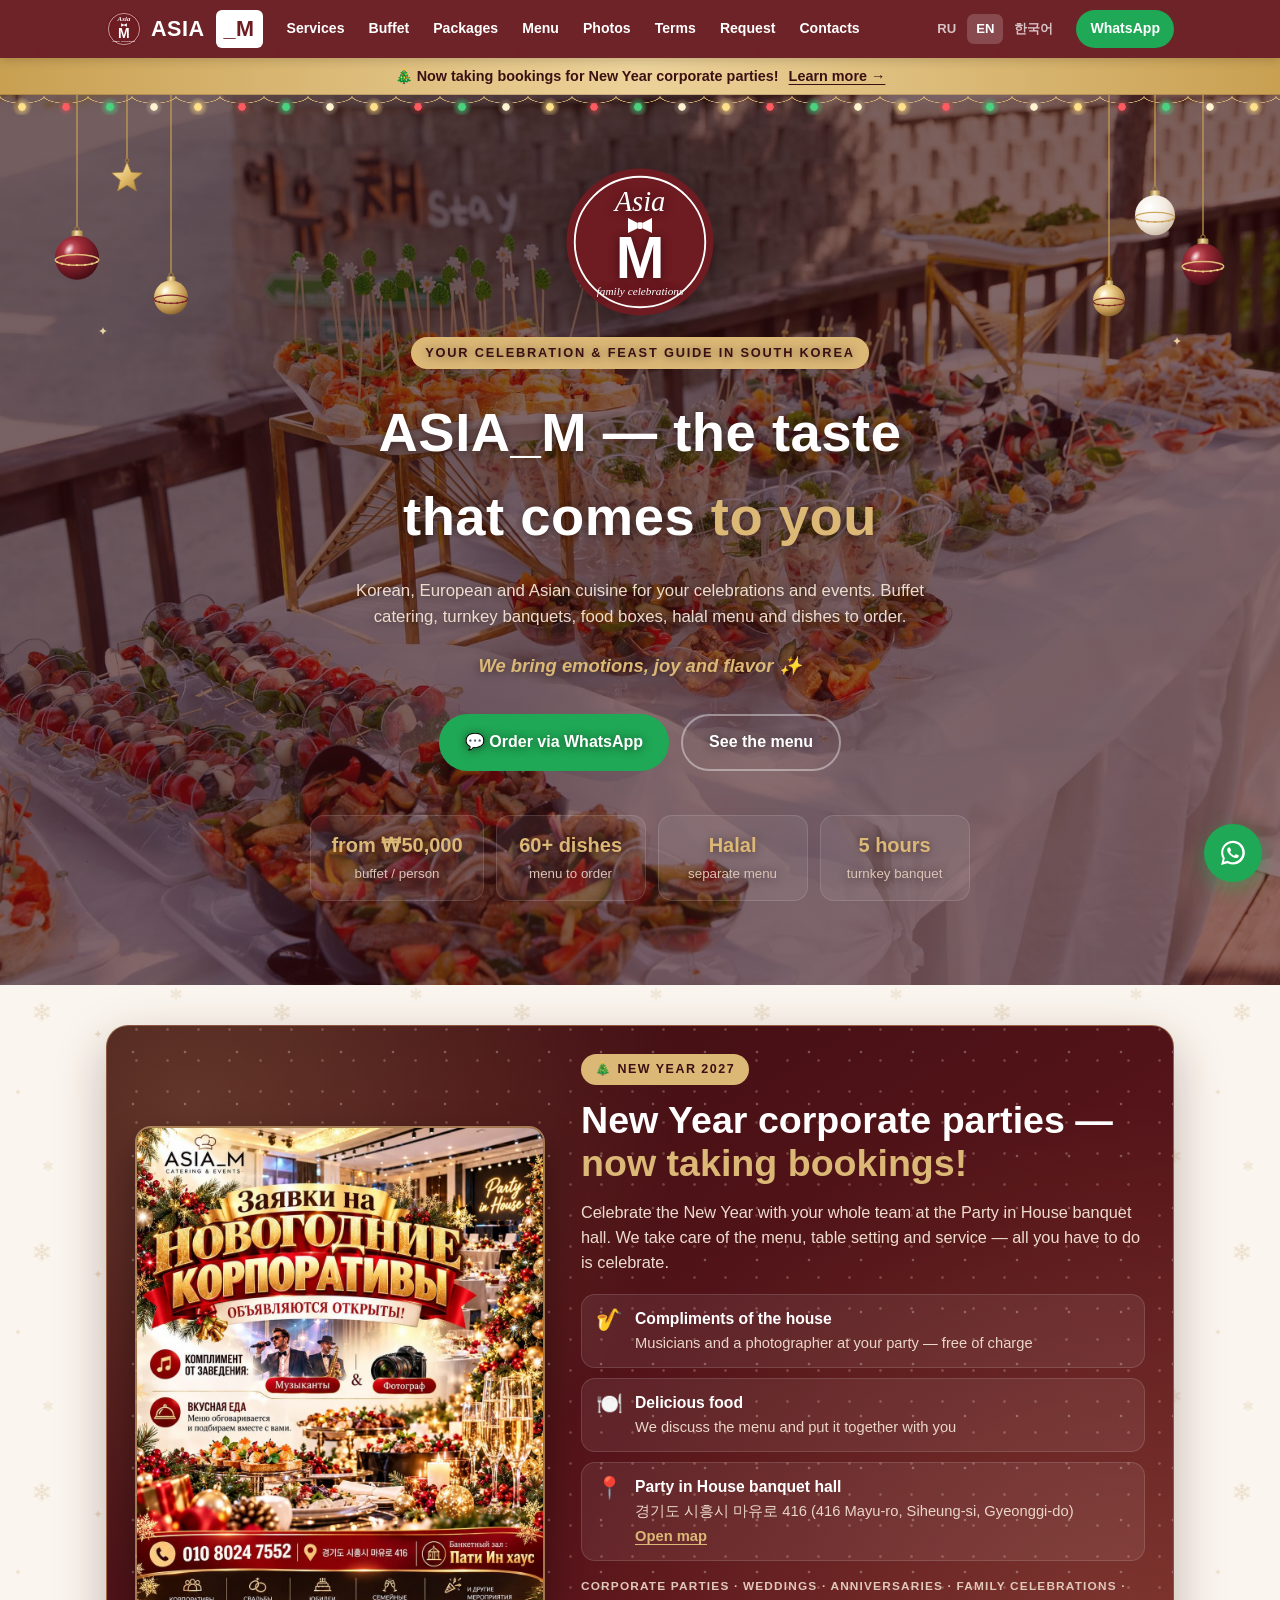
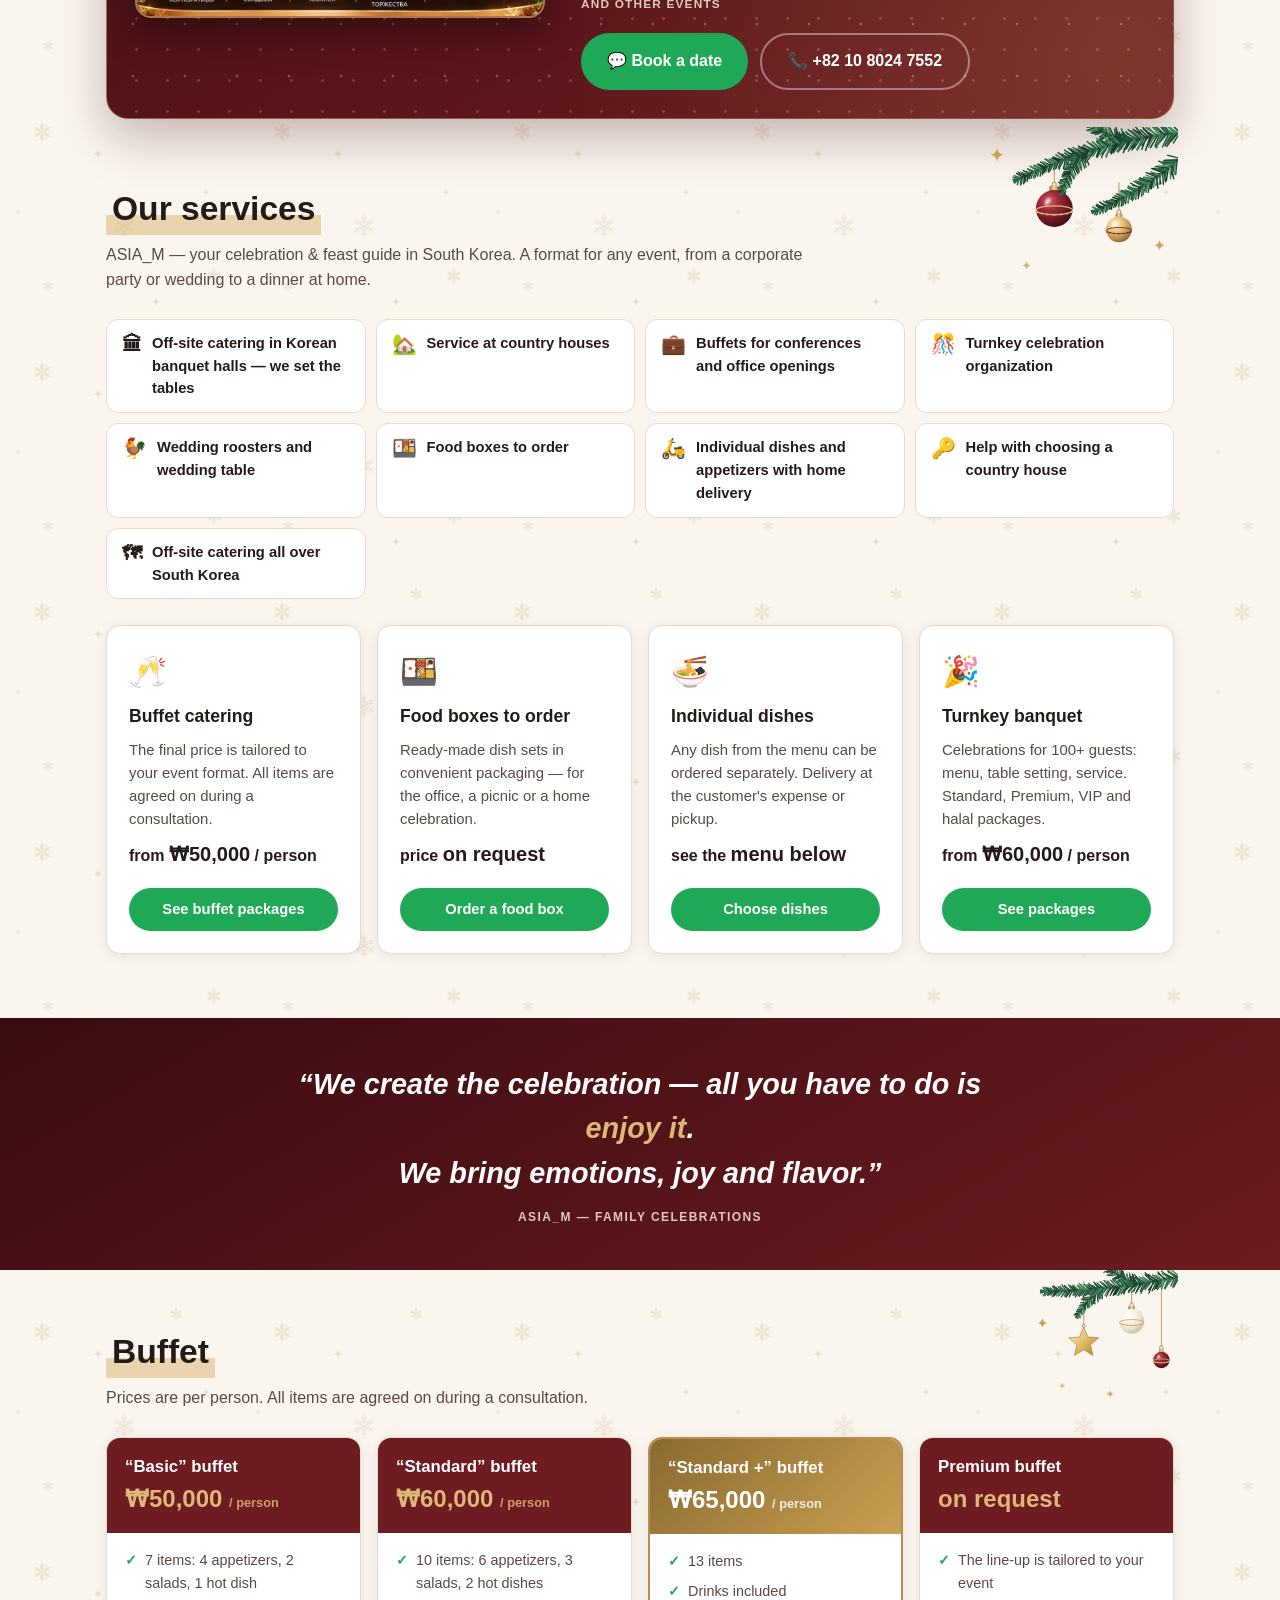
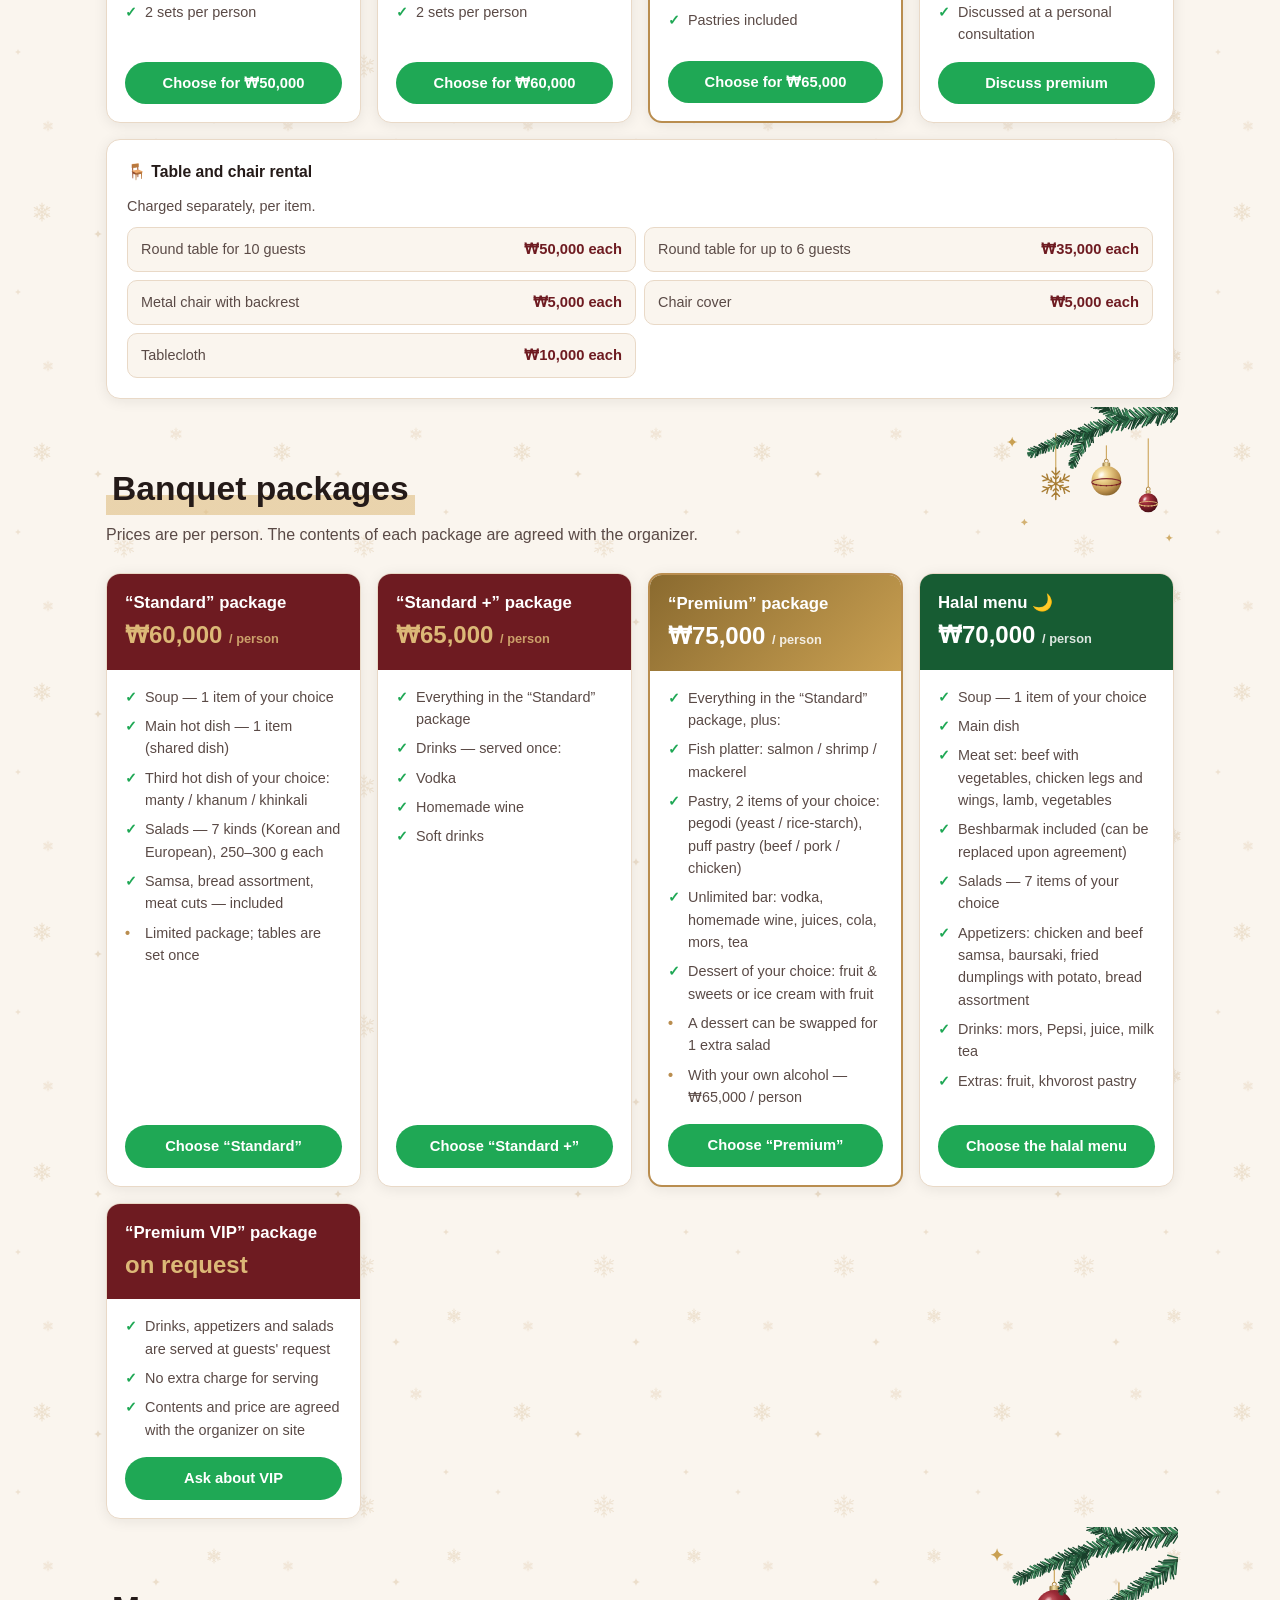
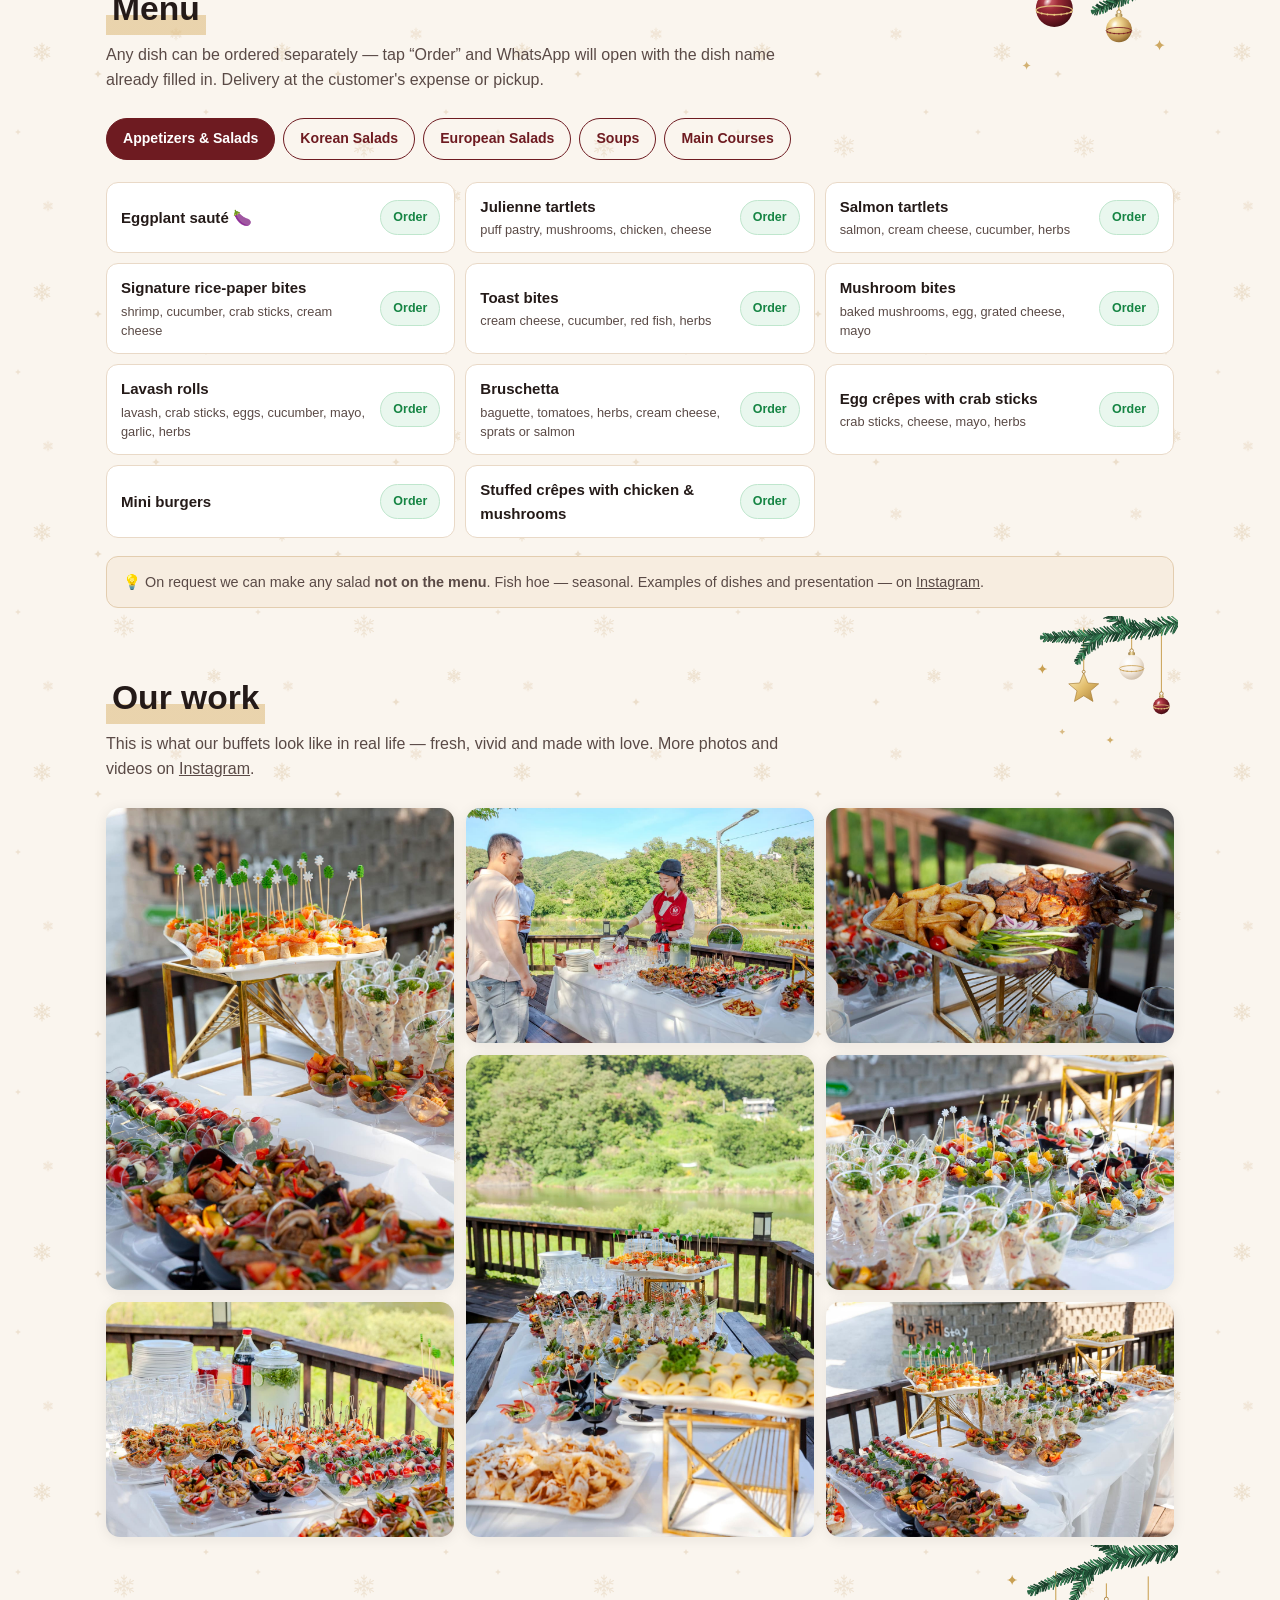
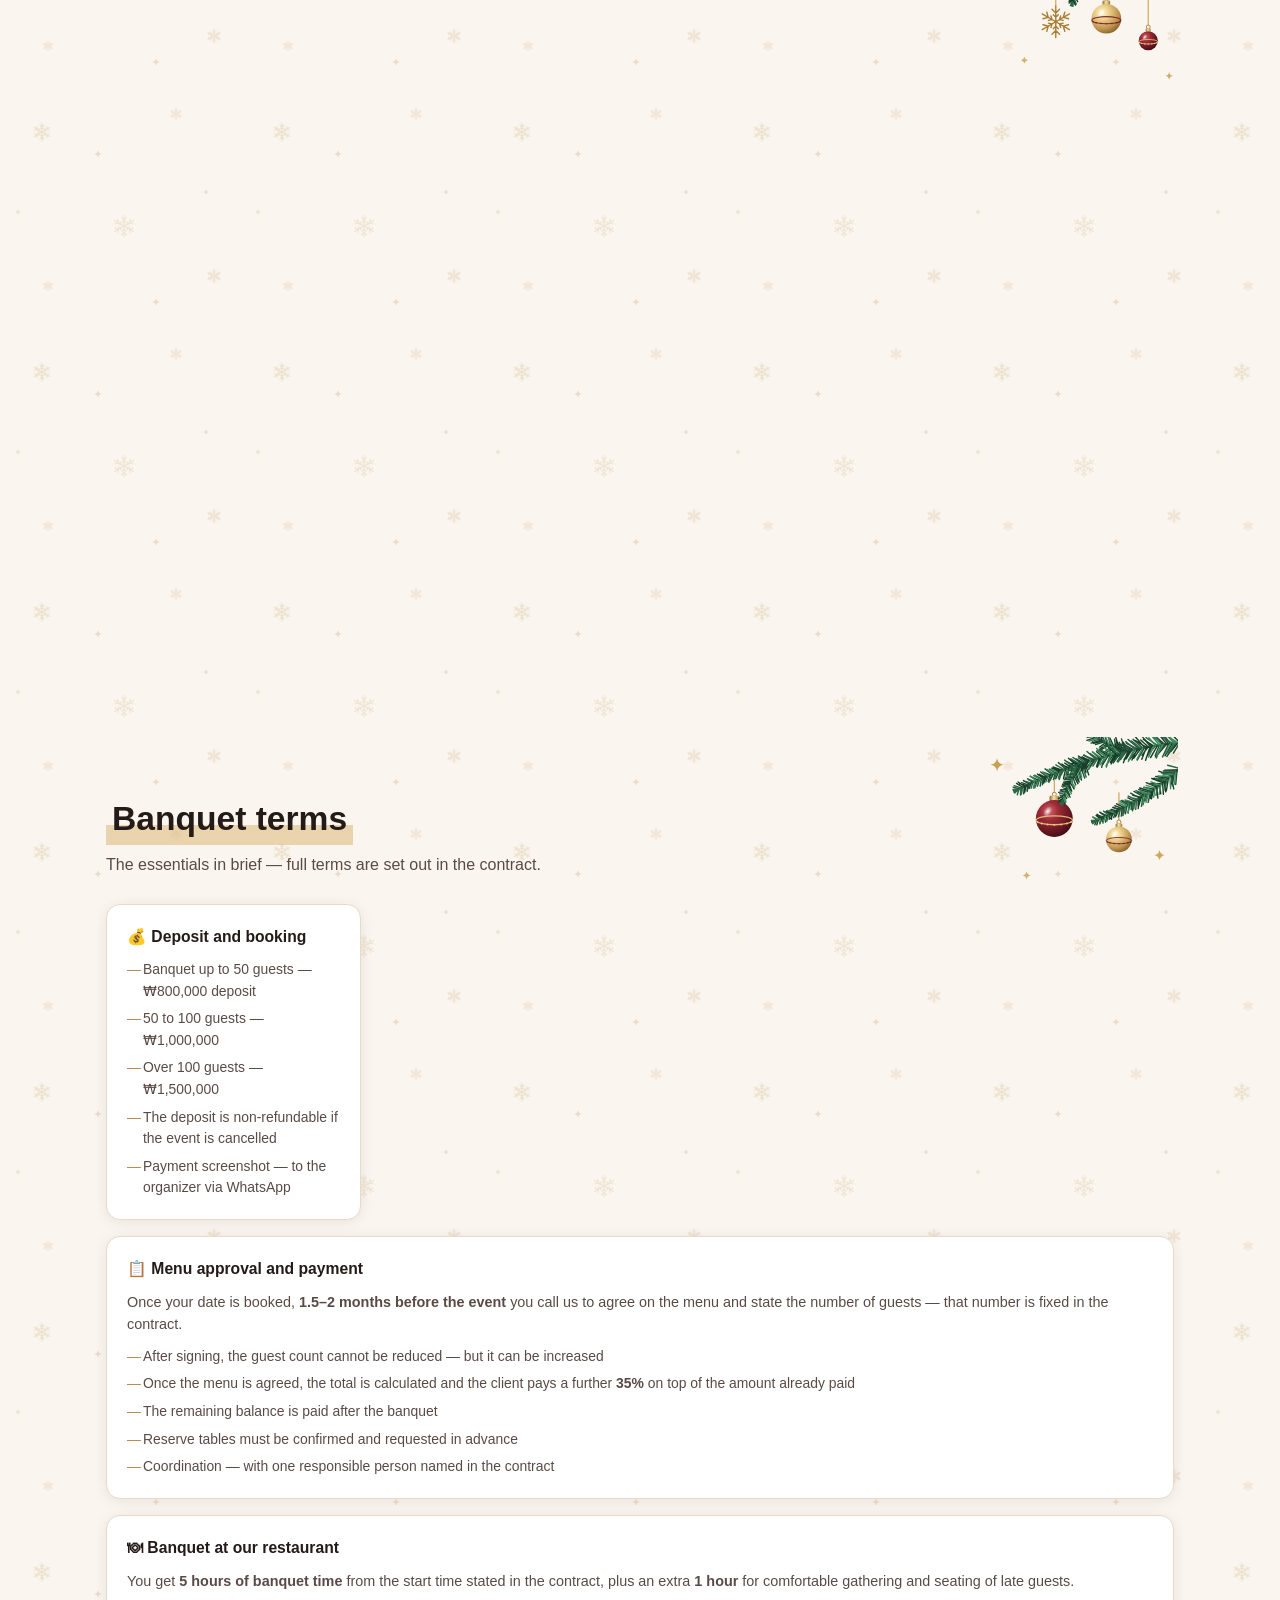
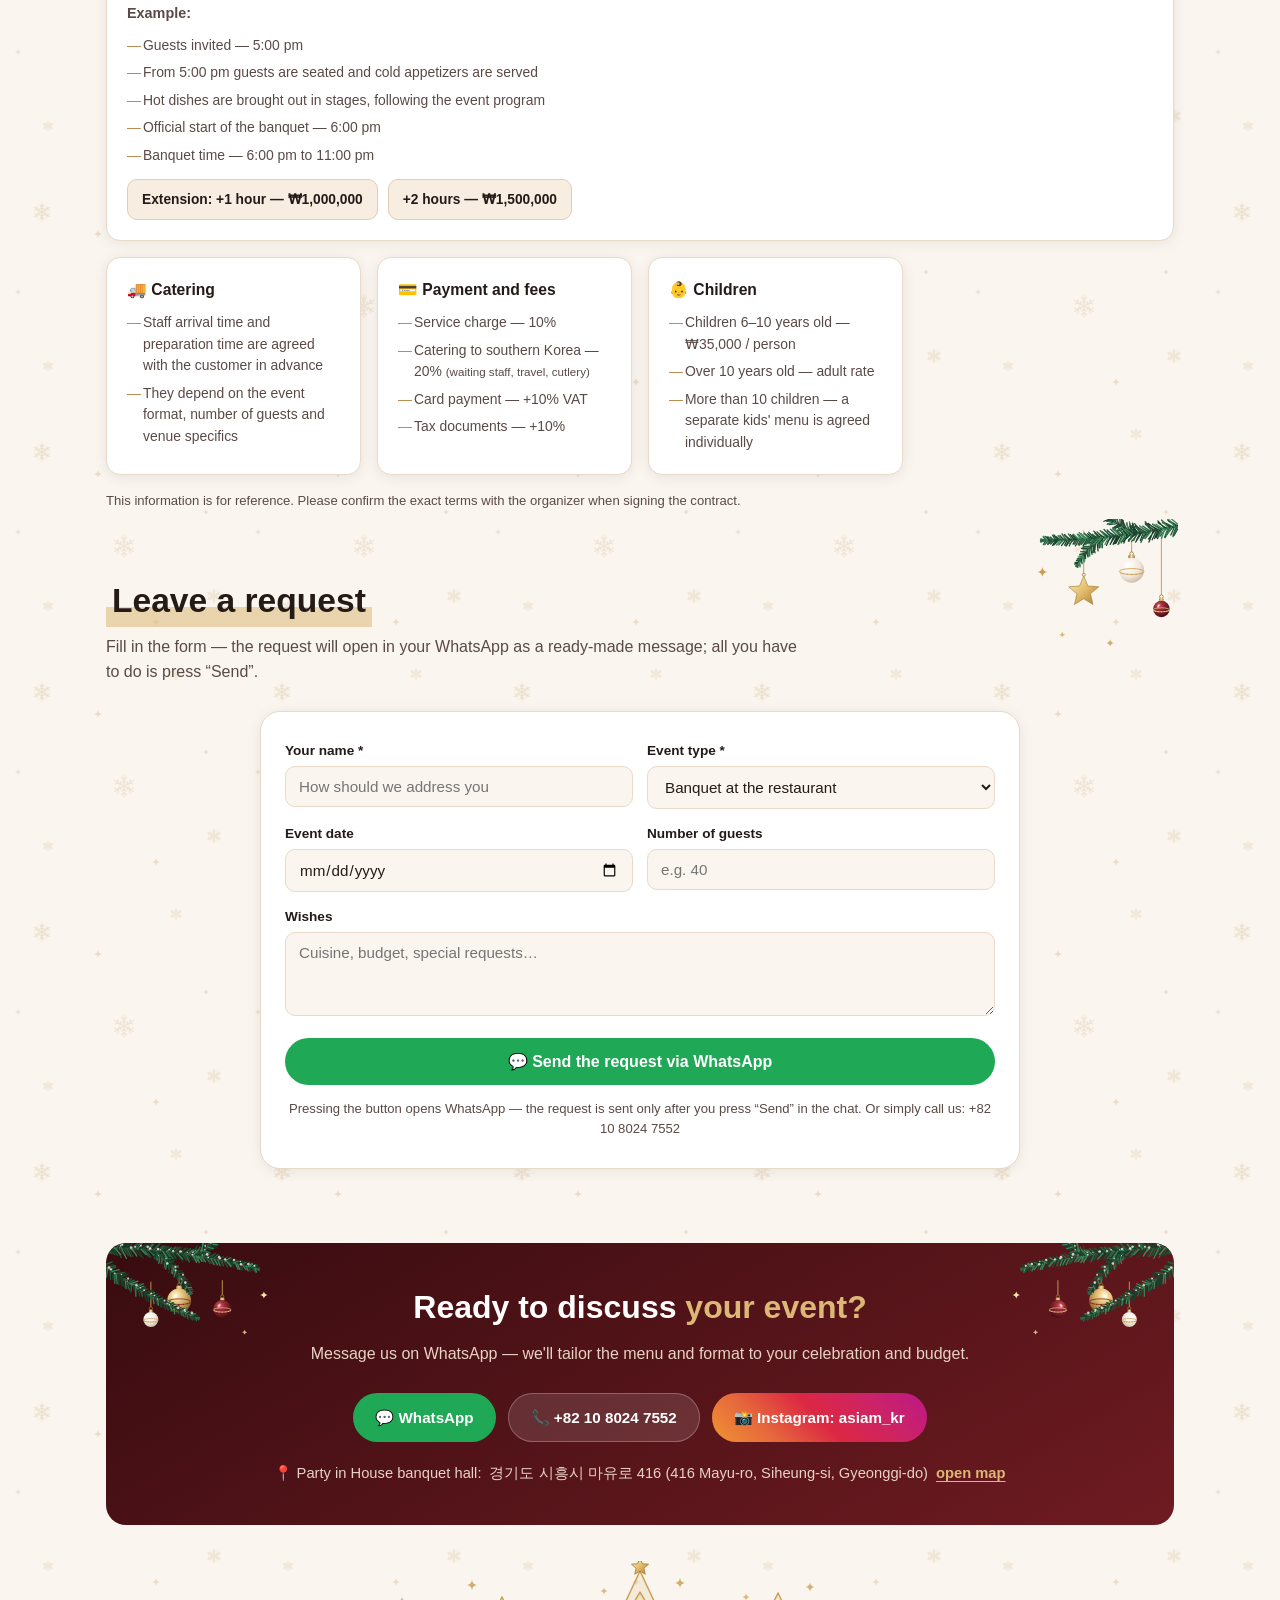
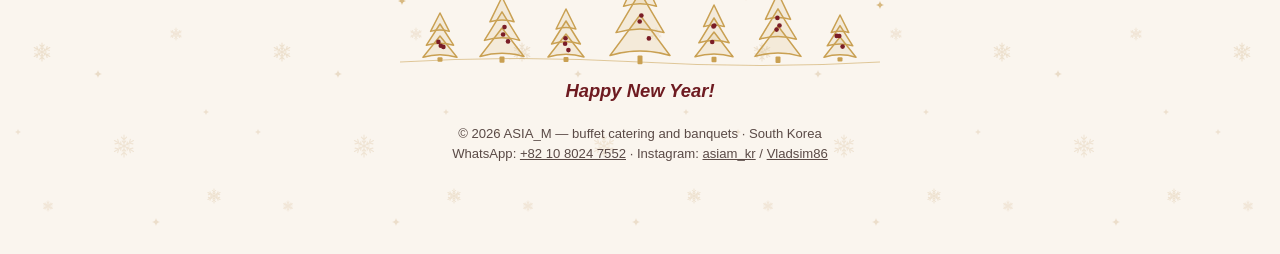
<file: en.html>
<!DOCTYPE html>
<html lang="en">
<head>
<meta charset="UTF-8">
<meta name="viewport" content="width=device-width, initial-scale=1.0">
<title>ASIA_M — Catering & Banquets in South Korea | Korean, European and Asian cuisine</title>
<meta name="description" content="ASIA_M — buffet catering from ₩50,000 per person, banquets, food boxes and dishes to order. Korean and European salads, soups, main courses, halal menu. Order via WhatsApp: +82 10 8024 7552">
<link rel="icon" href="data:image/svg+xml,<svg xmlns='http://www.w3.org/2000/svg' viewBox='0 0 100 100'><text y='.9em' font-size='90'>🥢</text></svg>">
<link rel="alternate" hreflang="ru" href="https://zerorare.github.io/asiam/">
<link rel="alternate" hreflang="en" href="https://zerorare.github.io/asiam/en.html">
<link rel="alternate" hreflang="ko" href="https://zerorare.github.io/asiam/ko.html">
<link rel="alternate" hreflang="x-default" href="https://zerorare.github.io/asiam/">
<link rel="canonical" href="https://zerorare.github.io/asiam/en.html">
<meta name="theme-color" content="#6e1b21">
<!-- превью ссылки в мессенджерах (WhatsApp, Telegram, KakaoTalk, Instagram) -->
<meta property="og:type" content="website">
<meta property="og:site_name" content="ASIA_M">
<meta property="og:locale" content="en_US">
<meta property="og:locale:alternate" content="ru_RU">
<meta property="og:locale:alternate" content="ko_KR">
<meta property="og:url" content="https://zerorare.github.io/asiam/en.html">
<meta property="og:title" content="ASIA_M — Catering &amp; Banquets in South Korea">
<meta property="og:description" content="Korean, European and Asian cuisine: buffet catering from ₩50,000 per person, turnkey banquets, food boxes, halal menu. Order via WhatsApp: +82 10 8024 7552">
<meta property="og:image" content="https://zerorare.github.io/asiam/img/og-image.jpg">
<meta property="og:image:width" content="1200">
<meta property="og:image:height" content="630">
<meta property="og:image:alt" content="ASIA_M buffet table: canapés, salads and appetizers">
<meta name="twitter:card" content="summary_large_image">
<link rel="stylesheet" href="css/style.css">
<script>
/* Новогодний блок — сезонный: с этой даты (время Кореи) он скрывается сам.
   Чтобы продлить или включить снова через год — поменяйте дату (и в en.html, ko.html). */
if (Date.now() >= Date.parse('2027-01-15T00:00:00+09:00')) document.documentElement.classList.add('ny-off');
</script>
<script src="js/newyear.js" defer></script><!-- снег на Новый год (сезонный) -->
</head>
<body>

<header>
  <div class="nav">
    <input type="checkbox" id="navtoggle" class="nav-toggle" aria-hidden="true" tabindex="-1">
    <div class="logo">
      <svg viewBox="0 0 200 200" aria-hidden="true">
        <circle cx="100" cy="100" r="98" fill="#6e1b21"/>
        <circle cx="100" cy="100" r="87" fill="none" stroke="#fff" stroke-width="3"/>
        <text x="100" y="58" font-family="Snell Roundhand,Segoe Script,Brush Script MT,cursive" font-size="38" font-style="italic" fill="#fff" text-anchor="middle">Asia</text>
        <path d="M84 68 L97 74.5 L97 81.5 L84 88 Z M116 68 L103 74.5 L103 81.5 L116 88 Z" fill="#fff"/>
        <rect x="97" y="73.5" width="6" height="9" rx="1.5" fill="#fff"/>
        <text x="100" y="148" font-family="Arial Black,Arial,sans-serif" font-size="78" font-weight="900" fill="#fff" text-anchor="middle">M</text>
        <text x="100" y="170" font-family="Snell Roundhand,Segoe Script,Brush Script MT,cursive" font-size="15" font-style="italic" fill="#fff" text-anchor="middle">family celebrations</text>
      </svg>
      ASIA<span>_M</span></div>
    <nav class="nav-links">
      <a href="#services">Services</a>
      <a href="#buffet">Buffet</a>
      <a href="#packages">Packages</a>
      <a href="#menu">Menu</a>
      <a href="#gallery">Photos</a>
      <a href="#terms">Terms</a>
      <a href="#request">Request</a>
      <a href="#contacts">Contacts</a>
    </nav>
    <div class="lang-switch">
      <a href="index.html">RU</a>
      <a href="en.html" class="active">EN</a>
      <a href="ko.html">한국어</a>
    </div>
    <a class="wa-top" href="https://wa.me/821080247552" target="_blank" rel="noopener">WhatsApp</a>
    <label for="navtoggle" class="burger" aria-label="Menu"><span></span><span></span><span></span></label>
  </div>
</header>
<a class="ny-bar ny-season" href="#newyear">🎄 <b>Now taking bookings for New Year corporate parties!</b> <span class="ny-more">Learn more →</span></a>

<div class="hero">
  <svg class="logo-big" viewBox="0 0 200 200" aria-label="Asia M logo">
    <circle cx="100" cy="100" r="98" fill="#6e1b21"/>
    <circle cx="100" cy="100" r="87" fill="none" stroke="#fff" stroke-width="2.5"/>
    <text x="100" y="58" font-family="Snell Roundhand,Segoe Script,Brush Script MT,cursive" font-size="38" font-style="italic" fill="#fff" text-anchor="middle">Asia</text>
    <path d="M84 68 L97 74.5 L97 81.5 L84 88 Z M116 68 L103 74.5 L103 81.5 L116 88 Z" fill="#fff"/>
    <rect x="97" y="73.5" width="6" height="9" rx="1.5" fill="#fff"/>
    <text x="100" y="148" font-family="Arial Black,Arial,sans-serif" font-size="78" font-weight="900" fill="#fff" text-anchor="middle">M</text>
    <text x="100" y="170" font-family="Snell Roundhand,Segoe Script,Brush Script MT,cursive" font-size="15" font-style="italic" fill="#fff" text-anchor="middle">family celebrations</text>
  </svg>
  <div class="kicker">Your celebration &amp; feast guide in South Korea</div>
  <h1>ASIA_M — the taste<br>that comes <em>to you</em></h1>
  <p class="sub">Korean, European and Asian cuisine for your celebrations and events.
     Buffet catering, turnkey banquets, food boxes, halal menu and dishes to order.</p>
  <p class="slogan">We bring emotions, joy and flavor ✨</p>
  <div class="cta-row">
    <a class="btn btn-wa" href="https://wa.me/821080247552?text=Hello!%20I%27d%20like%20to%20ask%20about%20buffet%20catering%20or%20a%20banquet" target="_blank" rel="noopener">💬 Order via WhatsApp</a>
    <a class="btn btn-ghost" href="#menu">See the menu</a>
  </div>
  <div class="facts">
    <a class="fact" href="#buffet"><b>from ₩50,000</b><small>buffet / person</small></a>
    <a class="fact" href="#menu"><b>60+ dishes</b><small>menu to order</small></a>
    <a class="fact" href="#packages"><b>Halal</b><small>separate menu</small></a>
    <a class="fact" href="#terms"><b>5 hours</b><small>turnkey banquet</small></a>
  </div>
</div>

<!-- ===== НОВОГОДНИЙ БЛОК (сезонный) — прячется сам после даты из <head>. Афиша: img/newyear-corporate.jpg ===== -->
<section id="newyear" class="ny-season">
  <div class="ny-card">
    <div class="ny-head">
      <div class="ny-kicker">🎄 New Year 2027</div>
      <h2>New Year corporate parties — <span>now taking bookings!</span></h2>
    </div>
    <a class="ny-poster" href="img/newyear-corporate.jpg" target="_blank" rel="noopener">
      <img src="img/newyear-corporate.jpg" width="1000" height="1200" loading="lazy" decoding="async"
           alt="ASIA_M poster: now taking bookings for New Year corporate parties. Compliments of the house — musicians and a photographer. Party in House banquet hall, 경기도 시흥시 마유로 416, tel. 010 8024 7552">
      <span class="ny-zoom">🔍 Open the poster</span>
    </a>
    <div class="ny-body">
      <p class="ny-lead">Celebrate the New Year with your whole team at the Party in House banquet hall. We take care of the menu, table setting and service — all you have to do is celebrate.</p>
      <ul class="ny-list">
        <li><span class="ny-ico">🎷</span><div><b>Compliments of the house</b>Musicians and a photographer at your party — free of charge</div></li>
        <li><span class="ny-ico">🍽️</span><div><b>Delicious food</b>We discuss the menu and put it together with you</div></li>
        <li><span class="ny-ico">📍</span><div><b>Party in House banquet hall</b><span class="ny-addr"><span>경기도 시흥시 마유로 416 (416 Mayu-ro, Siheung-si, Gyeonggi-do)</span><a href="https://map.naver.com/p/search/%EA%B2%BD%EA%B8%B0%EB%8F%84%20%EC%8B%9C%ED%9D%A5%EC%8B%9C%20%EB%A7%88%EC%9C%A0%EB%A1%9C%20416" target="_blank" rel="noopener">Open map</a></span></div></li>
      </ul>
      <p class="ny-tags">Corporate parties · Weddings · Anniversaries · Family celebrations · and other events</p>
      <div class="ny-cta">
        <a class="btn btn-wa" href="https://wa.me/821080247552?text=Hello!%20I'd%20like%20to%20book%20a%20New%20Year%20corporate%20party" target="_blank" rel="noopener">💬 Book a date</a>
        <a class="btn btn-ghost" href="tel:+821080247552">📞 +82 10 8024 7552</a>
      </div>
    </div>
  </div>
</section>

<section id="services">
  <div class="sec-head">
    <h2>Our services</h2>
    <p>ASIA_M — your celebration &amp; feast guide in South Korea. A format for any event, from a corporate party or wedding to a dinner at home.</p>
  </div>
  <div class="svc-list">
    <div class="svc"><span>🏛</span>Off-site catering in Korean banquet halls — we set the tables</div>
    <div class="svc"><span>🏡</span>Service at country houses</div>
    <div class="svc"><span>💼</span>Buffets for conferences and office openings</div>
    <div class="svc"><span>🎊</span>Turnkey celebration organization</div>
    <div class="svc"><span>🐓</span>Wedding roosters and wedding table</div>
    <div class="svc"><span>🍱</span>Food boxes to order</div>
    <div class="svc"><span>🛵</span>Individual dishes and appetizers with home delivery</div>
    <div class="svc"><span>🔑</span>Help with choosing a country house</div>
    <div class="svc"><span>🗺</span>Off-site catering all over South Korea</div>
  </div>
  <div class="cards">
    <div class="card">
      <div class="ico">🥂</div>
      <h3>Buffet catering</h3>
      <p>The final price is tailored to your event format. All items are agreed on during a consultation.</p>
      <div class="price">from <b>₩50,000</b> / person</div>
      <a class="order" href="#buffet">See buffet packages</a>
    </div>
    <div class="card">
      <div class="ico">🍱</div>
      <h3>Food boxes to order</h3>
      <p>Ready-made dish sets in convenient packaging — for the office, a picnic or a home celebration.</p>
      <div class="price">price <b>on request</b></div>
      <a class="order" href="https://wa.me/821080247552?text=Hello!%20I%27m%20interested%20in%20food%20boxes" target="_blank" rel="noopener">Order a food box</a>
    </div>
    <div class="card">
      <div class="ico">🍜</div>
      <h3>Individual dishes</h3>
      <p>Any dish from the menu can be ordered separately. Delivery at the customer's expense or pickup.</p>
      <div class="price">see the <b>menu below</b></div>
      <a class="order" href="#menu">Choose dishes</a>
    </div>
    <div class="card">
      <div class="ico">🎉</div>
      <h3>Turnkey banquet</h3>
      <p>Celebrations for 100+ guests: menu, table setting, service. Standard, Premium, VIP and halal packages.</p>
      <div class="price">from <b>₩60,000</b> / person</div>
      <a class="order" href="#packages">See packages</a>
    </div>
  </div>
</section>

<div class="slogan-band">
  <div class="q">“We create the celebration — all you have to do is <em>enjoy it</em>.<br>We bring emotions, joy and flavor.”</div>
  <small>ASIA_M — family celebrations</small>
</div>

<section id="buffet">
  <div class="sec-head">
    <h2>Buffet</h2>
    <p>Prices are per person. All items are agreed on during a consultation.</p>
  </div>
  <p class="swipe-hint">Swipe sideways to see all options</p>
  <div class="packs">
    <div class="pack">
      <div class="top">
        <h3>“Basic” buffet</h3>
        <div class="p-price">₩50,000 <small>/ person</small></div>
      </div>
      <ul>
        <li>7 items: 4 appetizers, 2 salads, 1 hot dish</li>
        <li>2 sets per person</li>
      </ul>
      <div class="foot"><a href="https://wa.me/821080247552?text=Hello!%20I'm%20interested%20in%20the%20Basic%20buffet%20%E2%80%94%20%E2%82%A950%2C000%20per%20person" target="_blank" rel="noopener">Choose for ₩50,000</a></div>
    </div>

    <div class="pack">
      <div class="top">
        <h3>“Standard” buffet</h3>
        <div class="p-price">₩60,000 <small>/ person</small></div>
      </div>
      <ul>
        <li>10 items: 6 appetizers, 3 salads, 2 hot dishes</li>
        <li>2 sets per person</li>
      </ul>
      <div class="foot"><a href="https://wa.me/821080247552?text=Hello!%20I'm%20interested%20in%20the%20Standard%20buffet%20%E2%80%94%20%E2%82%A960%2C000%20per%20person" target="_blank" rel="noopener">Choose for ₩60,000</a></div>
    </div>

    <div class="pack featured">
      <div class="top">
        <h3>“Standard +” buffet</h3>
        <div class="p-price">₩65,000 <small>/ person</small></div>
      </div>
      <ul>
        <li>13 items</li>
        <li>Drinks included</li>
        <li>Pastries included</li>
      </ul>
      <div class="foot"><a href="https://wa.me/821080247552?text=Hello!%20I'm%20interested%20in%20the%20Standard%20%2B%20buffet%20%E2%80%94%20%E2%82%A965%2C000%20per%20person" target="_blank" rel="noopener">Choose for ₩65,000</a></div>
    </div>

    <div class="pack">
      <div class="top">
        <h3>Premium buffet</h3>
        <div class="p-price">on request</div>
      </div>
      <ul>
        <li>The line-up is tailored to your event</li>
        <li>Discussed at a personal consultation</li>
      </ul>
      <div class="foot"><a href="https://wa.me/821080247552?text=Hello!%20I'm%20interested%20in%20the%20premium%20buffet" target="_blank" rel="noopener">Discuss premium</a></div>
    </div>
  </div>

  <div class="terms" style="margin-top:16px">
    <div class="term">
      <h3>🪑 Table and chair rental</h3>
      <p class="lead">Charged separately, per item.</p>
      <div class="opt-list">
        <div><span>Round table for 10 guests</span><b>₩50,000 each</b></div>
        <div><span>Round table for up to 6 guests</span><b>₩35,000 each</b></div>
        <div><span>Metal chair with backrest</span><b>₩5,000 each</b></div>
        <div><span>Chair cover</span><b>₩5,000 each</b></div>
        <div><span>Tablecloth</span><b>₩10,000 each</b></div>
      </div>
    </div>
  </div>
</section>

<section id="packages">
  <div class="sec-head">
    <h2>Banquet packages</h2>
    <p>Prices are per person. The contents of each package are agreed with the organizer.</p>
  </div>
  <p class="swipe-hint">Swipe sideways to see all options</p>
  <div class="packs">
    <div class="pack">
      <div class="top">
        <h3>“Standard” package</h3>
        <div class="p-price">₩60,000 <small>/ person</small></div>
      </div>
      <ul>
        <li>Soup — 1 item of your choice</li>
        <li>Main hot dish — 1 item (shared dish)</li>
        <li>Third hot dish of your choice: manty / khanum / khinkali</li>
        <li>Salads — 7 kinds (Korean and European), 250–300 g each</li>
        <li>Samsa, bread assortment, meat cuts — included</li>
        <li class="note">Limited package; tables are set once</li>
      </ul>
      <div class="foot"><a href="https://wa.me/821080247552?text=Hello!%20I%27m%20interested%20in%20the%20Standard%20package" target="_blank" rel="noopener">Choose “Standard”</a></div>
    </div>

    <div class="pack">
      <div class="top">
        <h3>“Standard +” package</h3>
        <div class="p-price">₩65,000 <small>/ person</small></div>
      </div>
      <ul>
        <li>Everything in the “Standard” package</li>
        <li>Drinks — served once:</li>
        <li>Vodka</li>
        <li>Homemade wine</li>
        <li>Soft drinks</li>
      </ul>
      <div class="foot"><a href="https://wa.me/821080247552?text=Hello!%20I%27m%20interested%20in%20the%20Standard%2B%20package" target="_blank" rel="noopener">Choose “Standard +”</a></div>
    </div>

    <div class="pack featured">
      <div class="top">
        <h3>“Premium” package</h3>
        <div class="p-price">₩75,000 <small>/ person</small></div>
      </div>
      <ul>
        <li>Everything in the “Standard” package, plus:</li>
        <li>Fish platter: salmon / shrimp / mackerel</li>
        <li>Pastry, 2 items of your choice: pegodi (yeast / rice-starch), puff pastry (beef / pork / chicken)</li>
        <li>Unlimited bar: vodka, homemade wine, juices, cola, mors, tea</li>
        <li>Dessert of your choice: fruit &amp; sweets or ice cream with fruit</li>
        <li class="note">A dessert can be swapped for 1 extra salad</li>
        <li class="note">With your own alcohol — ₩65,000 / person</li>
      </ul>
      <div class="foot"><a href="https://wa.me/821080247552?text=Hello!%20I%27m%20interested%20in%20the%20Premium%20package" target="_blank" rel="noopener">Choose “Premium”</a></div>
    </div>

    <div class="pack halal">
      <div class="top">
        <h3>Halal menu 🌙</h3>
        <div class="p-price">₩70,000 <small>/ person</small></div>
      </div>
      <ul>
        <li>Soup — 1 item of your choice</li>
        <li>Main dish</li>
        <li>Meat set: beef with vegetables, chicken legs and wings, lamb, vegetables</li>
        <li>Beshbarmak included (can be replaced upon agreement)</li>
        <li>Salads — 7 items of your choice</li>
        <li>Appetizers: chicken and beef samsa, baursaki, fried dumplings with potato, bread assortment</li>
        <li>Drinks: mors, Pepsi, juice, milk tea</li>
        <li>Extras: fruit, khvorost pastry</li>
      </ul>
      <div class="foot"><a href="https://wa.me/821080247552?text=Hello!%20I%27m%20interested%20in%20the%20halal%20menu" target="_blank" rel="noopener">Choose the halal menu</a></div>
    </div>

    <div class="pack">
      <div class="top">
        <h3>“Premium VIP” package</h3>
        <div class="p-price">on request</div>
      </div>
      <ul>
        <li>Drinks, appetizers and salads are served at guests' request</li>
        <li>No extra charge for serving</li>
        <li>Contents and price are agreed with the organizer on site</li>
      </ul>
      <div class="foot"><a href="https://wa.me/821080247552?text=Hello!%20I%27m%20interested%20in%20the%20Premium%20VIP%20package" target="_blank" rel="noopener">Ask about VIP</a></div>
    </div>
  </div>
</section>

<section id="menu">
  <div class="sec-head">
    <h2>Menu</h2>
    <p>Any dish can be ordered separately — tap “Order” and WhatsApp will open with the dish name already filled in. Delivery at the customer's expense or pickup.</p>
  </div>
  <div class="menu-widget">
    <input type="radio" name="mtab" id="mt0" checked>
    <input type="radio" name="mtab" id="mt1">
    <input type="radio" name="mtab" id="mt2">
    <input type="radio" name="mtab" id="mt3">
    <input type="radio" name="mtab" id="mt4">
    <div class="menu-tabs">
      <label for="mt0">Appetizers &amp; Salads</label>
      <label for="mt1">Korean Salads</label>
      <label for="mt2">European Salads</label>
      <label for="mt3">Soups</label>
      <label for="mt4">Main Courses</label>
    </div>
    <div class="menu-group" id="mg-0">
      <div class="dishes">
        <div class="dish"><div class="d-info"><div class="d-name">Eggplant sauté 🍆</div></div><a class="d-wa" target="_blank" rel="noopener" href="https://wa.me/821080247552?text=Hello!%20I%20would%20like%20to%20order%3A%20Eggplant%20saut%C3%A9">Order</a></div>
        <div class="dish"><div class="d-info"><div class="d-name">Julienne tartlets</div><div class="d-desc">puff pastry, mushrooms, chicken, cheese</div></div><a class="d-wa" target="_blank" rel="noopener" href="https://wa.me/821080247552?text=Hello!%20I%20would%20like%20to%20order%3A%20Julienne%20tartlets">Order</a></div>
        <div class="dish"><div class="d-info"><div class="d-name">Salmon tartlets</div><div class="d-desc">salmon, cream cheese, cucumber, herbs</div></div><a class="d-wa" target="_blank" rel="noopener" href="https://wa.me/821080247552?text=Hello!%20I%20would%20like%20to%20order%3A%20Salmon%20tartlets">Order</a></div>
        <div class="dish"><div class="d-info"><div class="d-name">Signature rice-paper bites</div><div class="d-desc">shrimp, cucumber, crab sticks, cream cheese</div></div><a class="d-wa" target="_blank" rel="noopener" href="https://wa.me/821080247552?text=Hello!%20I%20would%20like%20to%20order%3A%20Signature%20rice-paper%20bites">Order</a></div>
        <div class="dish"><div class="d-info"><div class="d-name">Toast bites</div><div class="d-desc">cream cheese, cucumber, red fish, herbs</div></div><a class="d-wa" target="_blank" rel="noopener" href="https://wa.me/821080247552?text=Hello!%20I%20would%20like%20to%20order%3A%20Toast%20bites">Order</a></div>
        <div class="dish"><div class="d-info"><div class="d-name">Mushroom bites</div><div class="d-desc">baked mushrooms, egg, grated cheese, mayo</div></div><a class="d-wa" target="_blank" rel="noopener" href="https://wa.me/821080247552?text=Hello!%20I%20would%20like%20to%20order%3A%20Mushroom%20bites">Order</a></div>
        <div class="dish"><div class="d-info"><div class="d-name">Lavash rolls</div><div class="d-desc">lavash, crab sticks, eggs, cucumber, mayo, garlic, herbs</div></div><a class="d-wa" target="_blank" rel="noopener" href="https://wa.me/821080247552?text=Hello!%20I%20would%20like%20to%20order%3A%20Lavash%20rolls">Order</a></div>
        <div class="dish"><div class="d-info"><div class="d-name">Bruschetta</div><div class="d-desc">baguette, tomatoes, herbs, cream cheese, sprats or salmon</div></div><a class="d-wa" target="_blank" rel="noopener" href="https://wa.me/821080247552?text=Hello!%20I%20would%20like%20to%20order%3A%20Bruschetta">Order</a></div>
        <div class="dish"><div class="d-info"><div class="d-name">Egg crêpes with crab sticks</div><div class="d-desc">crab sticks, cheese, mayo, herbs</div></div><a class="d-wa" target="_blank" rel="noopener" href="https://wa.me/821080247552?text=Hello!%20I%20would%20like%20to%20order%3A%20Egg%20cr%C3%AApes%20with%20crab%20sticks">Order</a></div>
        <div class="dish"><div class="d-info"><div class="d-name">Mini burgers</div></div><a class="d-wa" target="_blank" rel="noopener" href="https://wa.me/821080247552?text=Hello!%20I%20would%20like%20to%20order%3A%20Mini%20burgers">Order</a></div>
        <div class="dish"><div class="d-info"><div class="d-name">Stuffed crêpes with chicken &amp; mushrooms</div></div><a class="d-wa" target="_blank" rel="noopener" href="https://wa.me/821080247552?text=Hello!%20I%20would%20like%20to%20order%3A%20Stuffed%20cr%C3%AApes%20with%20chicken%20%26%20mushrooms">Order</a></div>
      </div>
    </div>
    <div class="menu-group" id="mg-1">
      <div class="dishes">
        <div class="dish"><div class="d-info"><div class="d-name">Fernbrake salad (gosari)</div></div><a class="d-wa" target="_blank" rel="noopener" href="https://wa.me/821080247552?text=Hello!%20I%20would%20like%20to%20order%3A%20Fernbrake%20salad%20(gosari)">Order</a></div>
        <div class="dish"><div class="d-info"><div class="d-name">Cucumber &amp; meat in spicy sauce</div></div><a class="d-wa" target="_blank" rel="noopener" href="https://wa.me/821080247552?text=Hello!%20I%20would%20like%20to%20order%3A%20Cucumber%20%26%20meat%20in%20spicy%20sauce">Order</a></div>
        <div class="dish"><div class="d-info"><div class="d-name">Tripe hoe</div><div class="d-desc">spicy marinated tripe</div></div><a class="d-wa" target="_blank" rel="noopener" href="https://wa.me/821080247552?text=Hello!%20I%20would%20like%20to%20order%3A%20Tripe%20hoe">Order</a></div>
        <div class="dish"><div class="d-info"><div class="d-name">Chicken breast hoe</div></div><a class="d-wa" target="_blank" rel="noopener" href="https://wa.me/821080247552?text=Hello!%20I%20would%20like%20to%20order%3A%20Chicken%20breast%20hoe">Order</a></div>
        <div class="dish"><div class="d-info"><div class="d-name">Fish hoe</div><div class="d-desc">seasonal</div></div><a class="d-wa" target="_blank" rel="noopener" href="https://wa.me/821080247552?text=Hello!%20I%20would%20like%20to%20order%3A%20Fish%20hoe">Order</a></div>
        <div class="dish"><div class="d-info"><div class="d-name">Fried wood-ear mushrooms</div></div><a class="d-wa" target="_blank" rel="noopener" href="https://wa.me/821080247552?text=Hello!%20I%20would%20like%20to%20order%3A%20Fried%20wood-ear%20mushrooms">Order</a></div>
        <div class="dish"><div class="d-info"><div class="d-name">Stuffed peppers</div></div><a class="d-wa" target="_blank" rel="noopener" href="https://wa.me/821080247552?text=Hello!%20I%20would%20like%20to%20order%3A%20Stuffed%20peppers">Order</a></div>
        <div class="dish"><div class="d-info"><div class="d-name">Japchae</div></div><a class="d-wa" target="_blank" rel="noopener" href="https://wa.me/821080247552?text=Hello!%20I%20would%20like%20to%20order%3A%20Japchae">Order</a></div>
        <div class="dish"><div class="d-info"><div class="d-name">Fried seaweed</div></div><a class="d-wa" target="_blank" rel="noopener" href="https://wa.me/821080247552?text=Hello!%20I%20would%20like%20to%20order%3A%20Fried%20seaweed">Order</a></div>
        <div class="dish"><div class="d-info"><div class="d-name">Mugi with vegetables</div><div class="d-desc">starch jelly</div></div><a class="d-wa" target="_blank" rel="noopener" href="https://wa.me/821080247552?text=Hello!%20I%20would%20like%20to%20order%3A%20Mugi%20with%20vegetables">Order</a></div>
        <div class="dish"><div class="d-info"><div class="d-name">Fried peppers with pork</div></div><a class="d-wa" target="_blank" rel="noopener" href="https://wa.me/821080247552?text=Hello!%20I%20would%20like%20to%20order%3A%20Fried%20peppers%20with%20pork">Order</a></div>
        <div class="dish"><div class="d-info"><div class="d-name">Korean-style vitamin salad</div><div class="d-desc">cabbage, carrot, beetroot, green onion, sesame oil, vinegar, sugar, oyster sauce, ginger, sesame</div></div><a class="d-wa" target="_blank" rel="noopener" href="https://wa.me/821080247552?text=Hello!%20I%20would%20like%20to%20order%3A%20Korean-style%20vitamin%20salad">Order</a></div>
        <div class="dish"><div class="d-info"><div class="d-name">Spinach salad</div></div><a class="d-wa" target="_blank" rel="noopener" href="https://wa.me/821080247552?text=Hello!%20I%20would%20like%20to%20order%3A%20Spinach%20salad">Order</a></div>
        <div class="dish"><div class="d-info"><div class="d-name">Korean-style eggplant salad</div></div><a class="d-wa" target="_blank" rel="noopener" href="https://wa.me/821080247552?text=Hello!%20I%20would%20like%20to%20order%3A%20Korean-style%20eggplant%20salad">Order</a></div>
        <div class="dish"><div class="d-info"><div class="d-name">Coral scallops</div><div class="d-desc">scallops, onion, carrot, bell pepper, cucumber, vinegar, sesame oil, garlic, spices</div></div><a class="d-wa" target="_blank" rel="noopener" href="https://wa.me/821080247552?text=Hello!%20I%20would%20like%20to%20order%3A%20Coral%20scallops">Order</a></div>
        <div class="dish"><div class="d-info"><div class="d-name">Dressed baby octopus with vegetables</div></div><a class="d-wa" target="_blank" rel="noopener" href="https://wa.me/821080247552?text=Hello!%20I%20would%20like%20to%20order%3A%20Dressed%20baby%20octopus%20with%20vegetables">Order</a></div>
        <div class="dish"><div class="d-info"><div class="d-name">Chinese-style tofu with vegetables</div></div><a class="d-wa" target="_blank" rel="noopener" href="https://wa.me/821080247552?text=Hello!%20I%20would%20like%20to%20order%3A%20Chinese-style%20tofu%20with%20vegetables">Order</a></div>
        <div class="dish"><div class="d-info"><div class="d-name">Stuffed tofu with meat</div></div><a class="d-wa" target="_blank" rel="noopener" href="https://wa.me/821080247552?text=Hello!%20I%20would%20like%20to%20order%3A%20Stuffed%20tofu%20with%20meat">Order</a></div>
        <div class="dish"><div class="d-info"><div class="d-name">Spicy fried chicken drumstick with tteok</div><div class="d-desc">Korean rice cakes</div></div><a class="d-wa" target="_blank" rel="noopener" href="https://wa.me/821080247552?text=Hello!%20I%20would%20like%20to%20order%3A%20Spicy%20fried%20chicken%20drumstick%20with%20tteok">Order</a></div>
      </div>
    </div>
    <div class="menu-group" id="mg-2">
      <div class="dishes">
        <div class="dish"><div class="d-info"><div class="d-name">Olivier salad</div></div><a class="d-wa" target="_blank" rel="noopener" href="https://wa.me/821080247552?text=Hello!%20I%20would%20like%20to%20order%3A%20Olivier%20salad">Order</a></div>
        <div class="dish"><div class="d-info"><div class="d-name">“Tenderness” salad</div><div class="d-desc">pineapple, corn, chicken breast, grated cheese, mayo</div></div><a class="d-wa" target="_blank" rel="noopener" href="https://wa.me/821080247552?text=Hello!%20I%20would%20like%20to%20order%3A%20%E2%80%9CTenderness%E2%80%9D%20salad">Order</a></div>
        <div class="dish"><div class="d-info"><div class="d-name">French salad</div><div class="d-desc">cabbage, carrot, beetroot, egg, meat, potato sticks, mayo</div></div><a class="d-wa" target="_blank" rel="noopener" href="https://wa.me/821080247552?text=Hello!%20I%20would%20like%20to%20order%3A%20French%20salad">Order</a></div>
        <div class="dish"><div class="d-info"><div class="d-name">“Sunflower” salad</div><div class="d-desc">chicken, mushrooms, egg, olives, chips, mayo</div></div><a class="d-wa" target="_blank" rel="noopener" href="https://wa.me/821080247552?text=Hello!%20I%20would%20like%20to%20order%3A%20%E2%80%9CSunflower%E2%80%9D%20salad">Order</a></div>
        <div class="dish"><div class="d-info"><div class="d-name">“Grouse nest” salad</div><div class="d-desc">cucumber, potato sticks, corn, quail eggs, mayo</div></div><a class="d-wa" target="_blank" rel="noopener" href="https://wa.me/821080247552?text=Hello!%20I%20would%20like%20to%20order%3A%20%E2%80%9CGrouse%20nest%E2%80%9D%20salad">Order</a></div>
        <div class="dish"><div class="d-info"><div class="d-name">“Special” salad</div><div class="d-desc">tomatoes, garlic, croutons, cheese, corn, smoked pork loin</div></div><a class="d-wa" target="_blank" rel="noopener" href="https://wa.me/821080247552?text=Hello!%20I%20would%20like%20to%20order%3A%20%E2%80%9CSpecial%E2%80%9D%20salad">Order</a></div>
        <div class="dish"><div class="d-info"><div class="d-name">Caesar salad</div><div class="d-desc">with chicken or shrimp</div></div><a class="d-wa" target="_blank" rel="noopener" href="https://wa.me/821080247552?text=Hello!%20I%20would%20like%20to%20order%3A%20Caesar%20salad">Order</a></div>
        <div class="dish"><div class="d-info"><div class="d-name">Crispy eggplant salad</div><div class="d-desc">eggplant, arugula, tomatoes, cream cheese, chili sauce</div></div><a class="d-wa" target="_blank" rel="noopener" href="https://wa.me/821080247552?text=Hello!%20I%20would%20like%20to%20order%3A%20Crispy%20eggplant%20salad">Order</a></div>
        <div class="dish"><div class="d-info"><div class="d-name">Greek salad</div></div><a class="d-wa" target="_blank" rel="noopener" href="https://wa.me/821080247552?text=Hello!%20I%20would%20like%20to%20order%3A%20Greek%20salad">Order</a></div>
        <div class="dish"><div class="d-info"><div class="d-name">“Josephine” salad</div><div class="d-desc">chicken, champignons, eggs, tomato, cheese, green onion, mayo</div></div><a class="d-wa" target="_blank" rel="noopener" href="https://wa.me/821080247552?text=Hello!%20I%20would%20like%20to%20order%3A%20%E2%80%9CJosephine%E2%80%9D%20salad">Order</a></div>
        <div class="dish"><div class="d-info"><div class="d-name">Salad mix</div><div class="d-desc">bell pepper, cucumbers, tomatoes, sausage, olives, olive oil dressing</div></div><a class="d-wa" target="_blank" rel="noopener" href="https://wa.me/821080247552?text=Hello!%20I%20would%20like%20to%20order%3A%20Salad%20mix">Order</a></div>
        <div class="dish"><div class="d-info"><div class="d-name">“Hunter” salad</div><div class="d-desc">boiled beef, tomatoes, cucumbers, paprika, green peas; salt, garlic, oil, soy sauce dressing</div></div><a class="d-wa" target="_blank" rel="noopener" href="https://wa.me/821080247552?text=Hello!%20I%20would%20like%20to%20order%3A%20%E2%80%9CHunter%E2%80%9D%20salad">Order</a></div>
        <div class="dish"><div class="d-info"><div class="d-name">“Shrimp on the beach”</div><div class="d-desc">arugula, fried shrimp, avocado, cherry tomatoes, olive oil, balsamic, pine nuts</div></div><a class="d-wa" target="_blank" rel="noopener" href="https://wa.me/821080247552?text=Hello!%20I%20would%20like%20to%20order%3A%20%E2%80%9CShrimp%20on%20the%20beach%E2%80%9D">Order</a></div>
        <div class="dish"><div class="d-info"><div class="d-name">Russian appetizer</div><div class="d-desc">herring, pickles, potatoes</div></div><a class="d-wa" target="_blank" rel="noopener" href="https://wa.me/821080247552?text=Hello!%20I%20would%20like%20to%20order%3A%20Russian%20appetizer">Order</a></div>
        <div class="dish"><div class="d-info"><div class="d-name">Kholodets</div><div class="d-desc">meat aspic</div></div><a class="d-wa" target="_blank" rel="noopener" href="https://wa.me/821080247552?text=Hello!%20I%20would%20like%20to%20order%3A%20Kholodets">Order</a></div>
        <div class="dish"><div class="d-info"><div class="d-name">Smoked duck salad mix</div><div class="d-desc">smoked duck, salad mix, cherry tomatoes, quail eggs, balsamic</div></div><a class="d-wa" target="_blank" rel="noopener" href="https://wa.me/821080247552?text=Hello!%20I%20would%20like%20to%20order%3A%20Smoked%20duck%20salad%20mix">Order</a></div>
      </div>
    </div>
    <div class="menu-group" id="mg-3">
      <div class="menu-sub">European</div>
      <div class="dishes">
        <div class="dish"><div class="d-info"><div class="d-name">Solyanka</div><div class="d-desc">with smoked meats</div></div><a class="d-wa" target="_blank" rel="noopener" href="https://wa.me/821080247552?text=Hello!%20I%20would%20like%20to%20order%3A%20Solyanka">Order</a></div>
        <div class="dish"><div class="d-info"><div class="d-name">Chicken noodle soup or meatball noodle soup</div></div><a class="d-wa" target="_blank" rel="noopener" href="https://wa.me/821080247552?text=Hello!%20I%20would%20like%20to%20order%3A%20Chicken%20noodle%20soup%20or%20meatball%20noodle%20soup">Order</a></div>
        <div class="dish"><div class="d-info"><div class="d-name">Okroshka</div></div><a class="d-wa" target="_blank" rel="noopener" href="https://wa.me/821080247552?text=Hello!%20I%20would%20like%20to%20order%3A%20Okroshka">Order</a></div>
        <div class="dish"><div class="d-info"><div class="d-name">Pelmeni in broth</div></div><a class="d-wa" target="_blank" rel="noopener" href="https://wa.me/821080247552?text=Hello!%20I%20would%20like%20to%20order%3A%20Pelmeni%20in%20broth">Order</a></div>
        <div class="dish"><div class="d-info"><div class="d-name">Cold borscht</div></div><a class="d-wa" target="_blank" rel="noopener" href="https://wa.me/821080247552?text=Hello!%20I%20would%20like%20to%20order%3A%20Cold%20borscht">Order</a></div>
        <div class="dish"><div class="d-info"><div class="d-name">Tom yum</div></div><a class="d-wa" target="_blank" rel="noopener" href="https://wa.me/821080247552?text=Hello!%20I%20would%20like%20to%20order%3A%20Tom%20yum">Order</a></div>
      </div>
      <div class="menu-sub">Korean</div>
      <div class="dishes">
        <div class="dish"><div class="d-info"><div class="d-name">Siryak-tyamuri</div></div><a class="d-wa" target="_blank" rel="noopener" href="https://wa.me/821080247552?text=Hello!%20I%20would%20like%20to%20order%3A%20Siryak-tyamuri">Order</a></div>
        <div class="dish"><div class="d-info"><div class="d-name">Yukgaejang</div><div class="d-desc">spicy soup</div></div><a class="d-wa" target="_blank" rel="noopener" href="https://wa.me/821080247552?text=Hello!%20I%20would%20like%20to%20order%3A%20Yukgaejang">Order</a></div>
        <div class="dish"><div class="d-info"><div class="d-name">Kuksi</div></div><a class="d-wa" target="_blank" rel="noopener" href="https://wa.me/821080247552?text=Hello!%20I%20would%20like%20to%20order%3A%20Kuksi">Order</a></div>
      </div>
      <div class="menu-sub">Asian</div>
      <div class="dishes">
        <div class="dish"><div class="d-info"><div class="d-name">Beshbarmak</div></div><a class="d-wa" target="_blank" rel="noopener" href="https://wa.me/821080247552?text=Hello!%20I%20would%20like%20to%20order%3A%20Beshbarmak">Order</a></div>
        <div class="dish"><div class="d-info"><div class="d-name">Shurpa</div><div class="d-desc">beef</div></div><a class="d-wa" target="_blank" rel="noopener" href="https://wa.me/821080247552?text=Hello!%20I%20would%20like%20to%20order%3A%20Shurpa">Order</a></div>
        <div class="dish"><div class="d-info"><div class="d-name">Lagman</div></div><a class="d-wa" target="_blank" rel="noopener" href="https://wa.me/821080247552?text=Hello!%20I%20would%20like%20to%20order%3A%20Lagman">Order</a></div>
        <div class="dish"><div class="d-info"><div class="d-name">Meatball soup with chickpeas and noodles</div></div><a class="d-wa" target="_blank" rel="noopener" href="https://wa.me/821080247552?text=Hello!%20I%20would%20like%20to%20order%3A%20Meatball%20soup%20with%20chickpeas%20and%20noodles">Order</a></div>
        <div class="dish"><div class="d-info"><div class="d-name">Cabbage rolls (golubtsy)</div></div><a class="d-wa" target="_blank" rel="noopener" href="https://wa.me/821080247552?text=Hello!%20I%20would%20like%20to%20order%3A%20Cabbage%20rolls%20(golubtsy)">Order</a></div>
      </div>
    </div>
    <div class="menu-group" id="mg-4">
      <div class="dishes">
        <div class="dish"><div class="d-info"><div class="d-name">Roast pork with vegetables</div></div><a class="d-wa" target="_blank" rel="noopener" href="https://wa.me/821080247552?text=Hello!%20I%20would%20like%20to%20order%3A%20Roast%20pork%20with%20vegetables">Order</a></div>
        <div class="dish"><div class="d-info"><div class="d-name">Meat roll with mushrooms</div><div class="d-desc">pork</div></div><a class="d-wa" target="_blank" rel="noopener" href="https://wa.me/821080247552?text=Hello!%20I%20would%20like%20to%20order%3A%20Meat%20roll%20with%20mushrooms">Order</a></div>
        <div class="dish"><div class="d-info"><div class="d-name">Fried pork neck with onions and mushrooms</div></div><a class="d-wa" target="_blank" rel="noopener" href="https://wa.me/821080247552?text=Hello!%20I%20would%20like%20to%20order%3A%20Fried%20pork%20neck%20with%20onions%20and%20mushrooms">Order</a></div>
        <div class="dish"><div class="d-info"><div class="d-name">French-style baked meat</div></div><a class="d-wa" target="_blank" rel="noopener" href="https://wa.me/821080247552?text=Hello!%20I%20would%20like%20to%20order%3A%20French-style%20baked%20meat">Order</a></div>
        <div class="dish"><div class="d-info"><div class="d-name">Pork ham in red wine</div></div><a class="d-wa" target="_blank" rel="noopener" href="https://wa.me/821080247552?text=Hello!%20I%20would%20like%20to%20order%3A%20Pork%20ham%20in%20red%20wine">Order</a></div>
        <div class="dish"><div class="d-info"><div class="d-name">Chinese-style meat</div></div><a class="d-wa" target="_blank" rel="noopener" href="https://wa.me/821080247552?text=Hello!%20I%20would%20like%20to%20order%3A%20Chinese-style%20meat">Order</a></div>
        <div class="dish"><div class="d-info"><div class="d-name">Duck stuffed with pineapple and apples</div><div class="d-desc">with mandarin citrus</div></div><a class="d-wa" target="_blank" rel="noopener" href="https://wa.me/821080247552?text=Hello!%20I%20would%20like%20to%20order%3A%20Duck%20stuffed%20with%20pineapple%20and%20apples">Order</a></div>
        <div class="dish"><div class="d-info"><div class="d-name">Duck stewed with apples and prunes</div></div><a class="d-wa" target="_blank" rel="noopener" href="https://wa.me/821080247552?text=Hello!%20I%20would%20like%20to%20order%3A%20Duck%20stewed%20with%20apples%20and%20prunes">Order</a></div>
        <div class="dish"><div class="d-info"><div class="d-name">Beef with bell pepper and country-style potatoes</div></div><a class="d-wa" target="_blank" rel="noopener" href="https://wa.me/821080247552?text=Hello!%20I%20would%20like%20to%20order%3A%20Beef%20with%20bell%20pepper%20and%20country-style%20potatoes">Order</a></div>
        <div class="dish"><div class="d-info"><div class="d-name">Potato roll with ground beef</div></div><a class="d-wa" target="_blank" rel="noopener" href="https://wa.me/821080247552?text=Hello!%20I%20would%20like%20to%20order%3A%20Potato%20roll%20with%20ground%20beef">Order</a></div>
        <div class="dish"><div class="d-info"><div class="d-name">Marinated pork and oven-baked chicken leg</div></div><a class="d-wa" target="_blank" rel="noopener" href="https://wa.me/821080247552?text=Hello!%20I%20would%20like%20to%20order%3A%20Marinated%20pork%20and%20oven-baked%20chicken%20leg">Order</a></div>
      </div>
    </div>
  </div>
  <div class="menu-note">
    💡 On request we can make any salad <b>not on the menu</b>. Fish hoe — seasonal.
    Examples of dishes and presentation — on <a href="https://www.instagram.com/asiam_kr" target="_blank" rel="noopener">Instagram</a>.
  </div>
</section>

<section id="gallery">
  <div class="sec-head">
    <h2>Our work</h2>
    <p>This is what our buffets look like in real life — fresh, vivid and made with love. More photos and videos on
       <a href="https://www.instagram.com/asiam_kr" target="_blank" rel="noopener">Instagram</a>.</p>
  </div>
  <p class="swipe-hint">Swipe sideways to see all options</p>
  <div class="gallery">
    <figure class="g-tall"><img src="img/gallery-2.jpg" alt="Buffet presentation: shrimp bruschetta and portioned salads" loading="lazy"></figure>
    <figure><img src="img/gallery-5.jpg" alt="ASIA_M outdoor buffet by the river with branded service" loading="lazy"></figure>
    <figure><img src="img/gallery-4.jpg" alt="Meat platter: ribs, kebab and country-style potatoes" loading="lazy"></figure>
    <figure class="g-tall"><img src="img/gallery-7.jpg" alt="Terrace buffet table: crêpes, salads and appetizers" loading="lazy"></figure>
    <figure><img src="img/gallery-1.jpg" alt="Portioned salads and appetizers in buffet cups" loading="lazy"></figure>
    <figure><img src="img/gallery-6.jpg" alt="Buffet zone with drinks, japchae and canapés" loading="lazy"></figure>
    <figure><img src="img/gallery-3.jpg" alt="ASIA_M buffet: overall view of the set table" loading="lazy"></figure>
  </div>
</section>

<section id="about">
  <div class="sec-head">
    <h2>Who cooks your celebration</h2>
  </div>
  <div class="about">
    <img src="img/vladimir.jpg" alt="Vladimir, the owner of ASIA_M, cooking on the grill" loading="lazy">
    <div>
      <h3>Vladimir — owner of ASIA_M</h3>
      <p>Behind every event is a team led by Vladimir — he personally takes part in the preparation
         and makes sure every dish arrives at your table perfect.</p>
      <p>Open fire, fresh ingredients and attention to detail — from the first call to the last hot dish.
         We cook the way we would cook for our own family.</p>
      <p class="sign">“We bring emotions, joy and flavor”</p>
    </div>
  </div>
</section>

<section id="terms">
  <div class="sec-head">
    <h2>Banquet terms</h2>
    <p>The essentials in brief — full terms are set out in the contract.</p>
  </div>
  <div class="terms">
    <details class="term" open>
      <summary><h3>💰 Deposit and booking</h3></summary>
      <div class="term-body">
        <ul>
          <li>Banquet up to 50 guests — ₩800,000 deposit</li>
          <li>50 to 100 guests — ₩1,000,000</li>
          <li>Over 100 guests — ₩1,500,000</li>
          <li>The deposit is non-refundable if the event is cancelled</li>
          <li>Payment screenshot — to the organizer via WhatsApp</li>
        </ul>
      </div>
    </details>
    <details class="term wide" open>
      <summary><h3>📋 Menu approval and payment</h3></summary>
      <div class="term-body">
        <p class="lead">Once your date is booked, <b>1.5–2 months before the event</b> you call us to agree
          on the menu and state the number of guests — that number is fixed in the contract.</p>
        <ul>
          <li>After signing, the guest count cannot be reduced — but it can be increased</li>
          <li>Once the menu is agreed, the total is calculated and the client pays a further <b>35%</b> on top of the amount already paid</li>
          <li>The remaining balance is paid after the banquet</li>
          <li>Reserve tables must be confirmed and requested in advance</li>
          <li>Coordination — with one responsible person named in the contract</li>
        </ul>
      </div>
    </details>
    <details class="term wide" open>
      <summary><h3>🍽 Banquet at our restaurant</h3></summary>
      <div class="term-body">
        <p class="lead">You get <b>5 hours of banquet time</b> from the start time stated in the contract,
          plus an extra <b>1 hour</b> for comfortable gathering and seating of late guests.</p>
        <p class="lead"><b>Example:</b></p>
        <ul>
          <li>Guests invited — 5:00 pm</li>
          <li>From 5:00 pm guests are seated and cold appetizers are served</li>
          <li>Hot dishes are brought out in stages, following the event program</li>
          <li>Official start of the banquet — 6:00 pm</li>
          <li>Banquet time — 6:00 pm to 11:00 pm</li>
        </ul>
        <div class="extend">
          <div>Extension: +1 hour — ₩1,000,000</div>
          <div>+2 hours — ₩1,500,000</div>
        </div>
      </div>
    </details>
    <details class="term" open>
      <summary><h3>🚚 Catering</h3></summary>
      <div class="term-body">
        <ul>
          <li>Staff arrival time and preparation time are agreed with the customer in advance</li>
          <li>They depend on the event format, number of guests and venue specifics</li>
        </ul>
      </div>
    </details>
    <details class="term" open>
      <summary><h3>💳 Payment and fees</h3></summary>
      <div class="term-body">
        <ul>
          <li>Service charge — 10%</li>
          <li>Catering to southern Korea — 20% <small>(waiting staff, travel, cutlery)</small></li>
          <li>Card payment — +10% VAT</li>
          <li>Tax documents — +10%</li>
        </ul>
      </div>
    </details>
    <details class="term" open>
      <summary><h3>👶 Children</h3></summary>
      <div class="term-body">
        <ul>
          <li>Children 6–10 years old — ₩35,000 / person</li>
          <li>Over 10 years old — adult rate</li>
          <li>More than 10 children — a separate kids' menu is agreed individually</li>
        </ul>
      </div>
    </details>
  </div>
  <p class="terms-disclaimer">This information is for reference. Please confirm the exact terms with the organizer when signing the contract.</p>
</section>

<section id="request">
  <div class="sec-head">
    <h2>Leave a request</h2>
    <p>Fill in the form — the request will open in your WhatsApp as a ready-made message; all you have to do is press “Send”.</p>
  </div>
  <div class="req-wrap">
    <form class="req-form" onsubmit="
      var f=this;
      var m='Hello! I would like to leave a request:\nName: '+f.rname.value+'\nEvent type: '+f.rformat.value;
      if(f.rdate.value)m+='\nDate: '+f.rdate.value;
      if(f.rguests.value)m+='\nGuests: '+f.rguests.value;
      if(f.rcomment.value)m+='\nNotes: '+f.rcomment.value;
      var u='https://wa.me/821080247552?text='+encodeURIComponent(m);
      if(!window.open(u,'_blank'))location.href=u;
      return false;">
      <div>
        <label for="rname">Your name *</label>
        <input id="rname" name="rname" type="text" required placeholder="How should we address you">
      </div>
      <div>
        <label for="rformat">Event type *</label>
        <select id="rformat" name="rformat" required>
          <option>Banquet at the restaurant</option>
          <option>Corporate party</option>
          <option>Buffet catering</option>
          <option>Catering in a banquet hall</option>
          <option>Celebration at a country house</option>
          <option>Wedding / wedding roosters</option>
          <option>Anniversary / birthday</option>
          <option>Food boxes</option>
          <option>Dish delivery</option>
          <option>Other</option>
        </select>
      </div>
      <div>
        <label for="rdate">Event date</label>
        <input id="rdate" name="rdate" type="date">
      </div>
      <div>
        <label for="rguests">Number of guests</label>
        <input id="rguests" name="rguests" type="number" min="1" placeholder="e.g. 40">
      </div>
      <div class="full">
        <label for="rcomment">Wishes</label>
        <textarea id="rcomment" name="rcomment" placeholder="Cuisine, budget, special requests…"></textarea>
      </div>
      <button type="submit">💬 Send the request via WhatsApp</button>
      <div class="req-note">Pressing the button opens WhatsApp — the request is sent only after you press “Send”
        in the chat. Or simply call us: +82 10 8024 7552</div>
    </form>
  </div>
</section>

<section id="contacts">
  <div class="contact-wrap">
    <h2>Ready to discuss <span>your event?</span></h2>
    <p>Message us on WhatsApp — we'll tailor the menu and format to your celebration and budget.</p>
    <div class="contact-links">
      <a class="c-wa" href="https://wa.me/821080247552" target="_blank" rel="noopener">💬 WhatsApp</a>
      <a class="c-tel" href="tel:+821080247552">📞 +82 10 8024 7552</a>
      <a class="c-ig" href="https://www.instagram.com/asiam_kr" target="_blank" rel="noopener">📸 Instagram: asiam_kr</a>
    </div>
    <p class="c-addr"><span>📍 Party in House banquet hall:</span><span>경기도 시흥시 마유로 416 (416 Mayu-ro, Siheung-si, Gyeonggi-do)</span><a href="https://map.naver.com/p/search/%EA%B2%BD%EA%B8%B0%EB%8F%84%20%EC%8B%9C%ED%9D%A5%EC%8B%9C%20%EB%A7%88%EC%9C%A0%EB%A1%9C%20416" target="_blank" rel="noopener">open map</a></p>
  </div>
</section>

<footer>
  <div class="ny-greet ny-season">Happy New Year!</div>
  © 2026 ASIA_M — buffet catering and banquets · South Korea<br>
  WhatsApp: <a href="https://wa.me/821080247552" target="_blank" rel="noopener">+82 10 8024 7552</a> · Instagram: <a href="https://www.instagram.com/asiam_kr" target="_blank" rel="noopener">asiam_kr</a> / <a href="https://www.instagram.com/Vladsim86" target="_blank" rel="noopener">Vladsim86</a>
</footer>

<a class="wa-float" href="https://wa.me/821080247552" target="_blank" rel="noopener" aria-label="Message us on WhatsApp">
  <svg viewBox="0 0 32 32"><path d="M16.04 3C9.06 3 3.4 8.66 3.4 15.64c0 2.23.58 4.4 1.69 6.31L3.3 28.7l6.93-1.75a12.6 12.6 0 0 0 5.8 1.42h.01c6.98 0 12.64-5.66 12.64-12.64C28.68 8.66 23.02 3 16.04 3zm0 22.96h-.01c-1.9 0-3.75-.51-5.36-1.47l-.38-.23-3.98 1 1.03-3.88-.25-.4a10.2 10.2 0 0 1-1.57-5.45c0-5.65 4.6-10.24 10.25-10.24 2.74 0 5.31 1.07 7.24 3a10.18 10.18 0 0 1 3 7.25c0 5.65-4.6 10.25-10.24 10.25zm5.62-7.67c-.31-.15-1.82-.9-2.1-1-.28-.1-.49-.15-.7.16-.2.3-.79.99-.97 1.2-.18.2-.36.23-.66.08-.31-.16-1.3-.48-2.48-1.53-.92-.82-1.53-1.83-1.71-2.13-.18-.31-.02-.48.13-.63.14-.14.31-.36.46-.54.16-.18.21-.31.31-.51.1-.21.05-.39-.02-.54-.08-.15-.7-1.68-.96-2.3-.25-.6-.5-.52-.7-.53h-.6c-.2 0-.53.07-.81.38-.28.3-1.06 1.03-1.06 2.52s1.08 2.93 1.24 3.13c.15.2 2.14 3.26 5.18 4.57.72.31 1.29.5 1.73.64.72.23 1.38.2 1.9.12.58-.09 1.82-.75 2.08-1.47.26-.72.26-1.33.18-1.46-.08-.13-.28-.2-.59-.36z"/></svg>
</a>


<script>
document.documentElement.classList.add('js');
(function(){
  var sels='.ny-card,.card,.svc,.pack,.term,.gallery figure,.dish,.about,.req-wrap,.sec-head,.slogan-band .q,.contact-wrap';
  var els=document.querySelectorAll(sels);
  els.forEach(function(el){el.classList.add('reveal');});
  var groups={};
  els.forEach(function(el){
    var p=el.parentElement;
    (groups[p.className]||(groups[p.className]=[])).push(el);
  });
  Object.keys(groups).forEach(function(k){
    groups[k].forEach(function(el,i){el.style.transitionDelay=Math.min(i%8*70,420)+'ms';});
  });
  if('IntersectionObserver' in window){
    var io=new IntersectionObserver(function(es){
      es.forEach(function(e){if(e.isIntersecting){e.target.classList.add('in');io.unobserve(e.target);}});
    },{threshold:.1,rootMargin:'0px 0px -6% 0px'});
    els.forEach(function(el){io.observe(el);});
  }else{
    els.forEach(function(el){el.classList.add('in');});
  }
// --- телефон: условия свёрнуты, меню закрывается после выбора пункта ---
  var isPhone = window.matchMedia('(max-width: 760px)').matches;
  if (isPhone) {
    document.querySelectorAll('#terms details.term').forEach(function(d){ d.open = false; });
  }
  var toggle = document.getElementById('navtoggle');
  if (toggle) {
    document.querySelectorAll('.nav-links a').forEach(function(a){
      a.addEventListener('click', function(){ toggle.checked = false; });
    });
    document.addEventListener('click', function(e){
      if (toggle.checked && !e.target.closest('.nav')) toggle.checked = false;
    });
  }
  var hdr=document.querySelector('header');
  window.addEventListener('scroll',function(){
    hdr.classList.toggle('scrolled',window.scrollY>8);
  },{passive:true});
})();
</script>
</body>
</html>
</file>
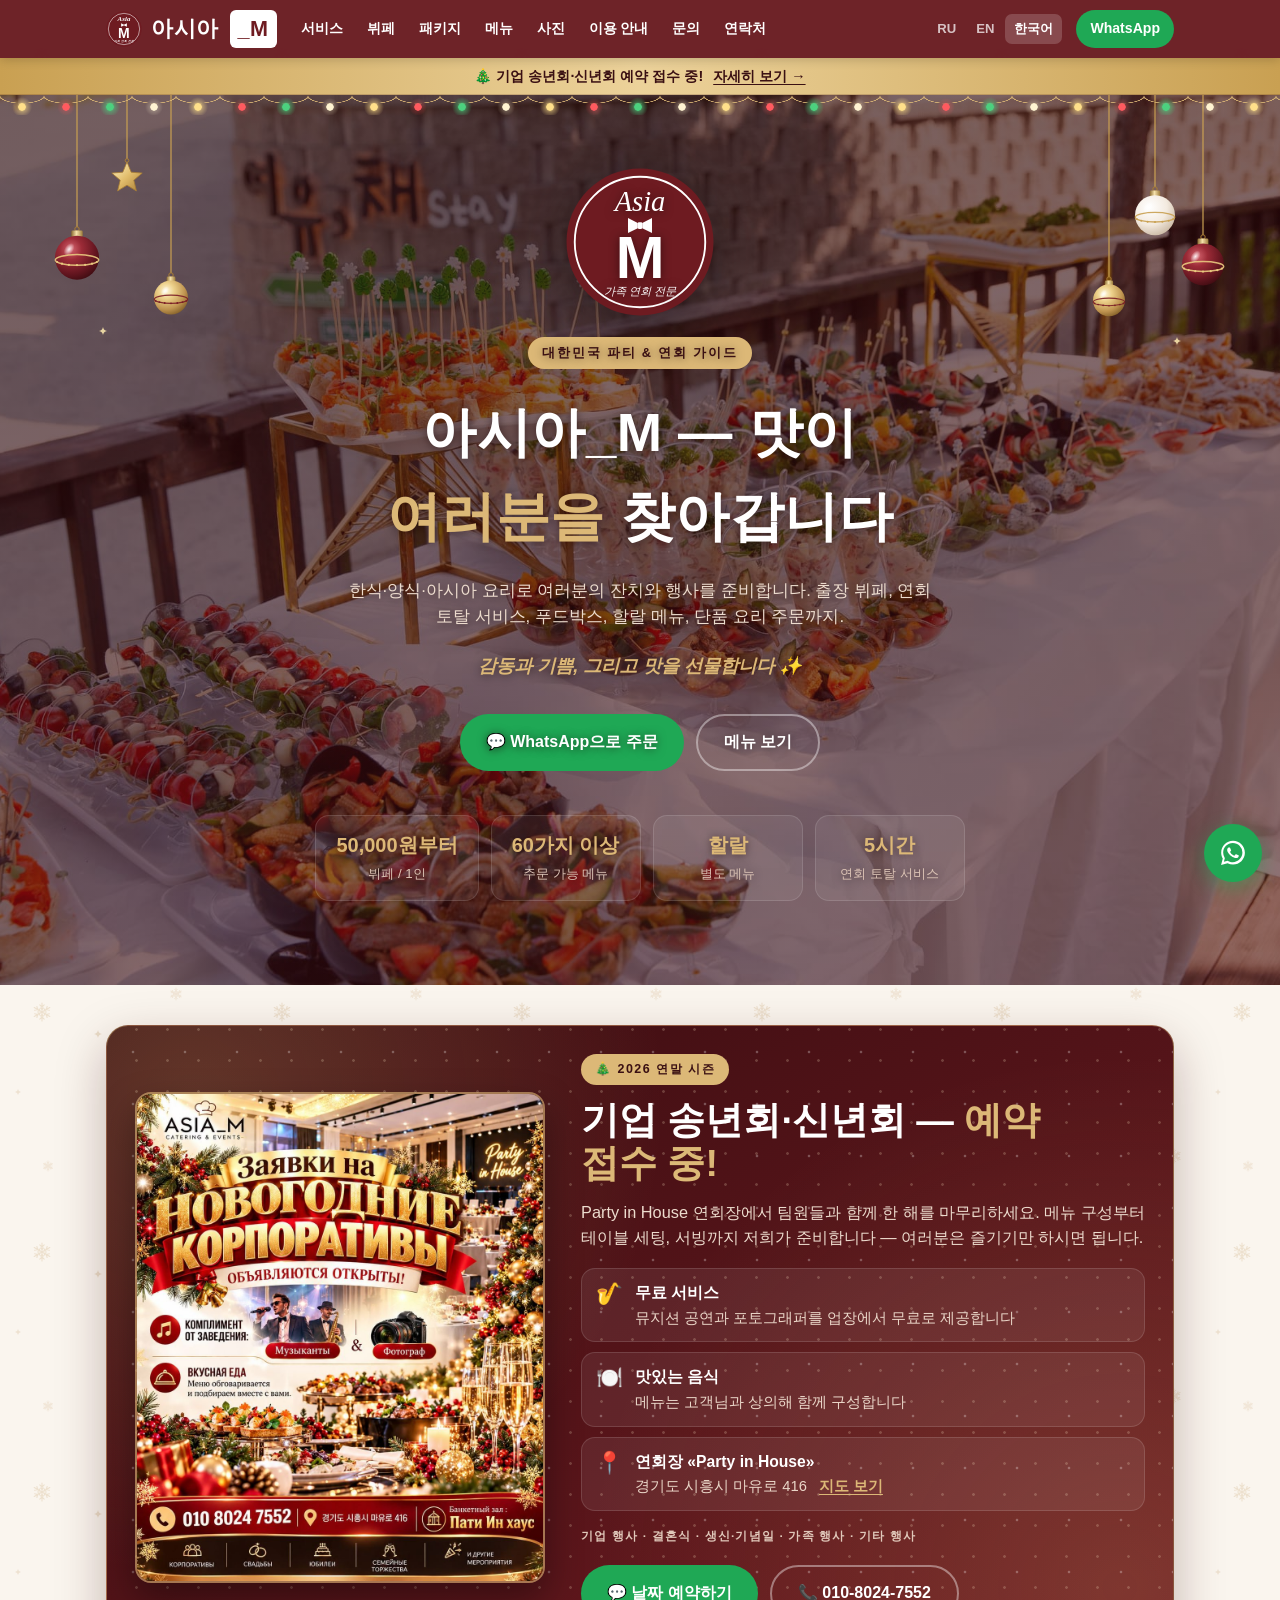
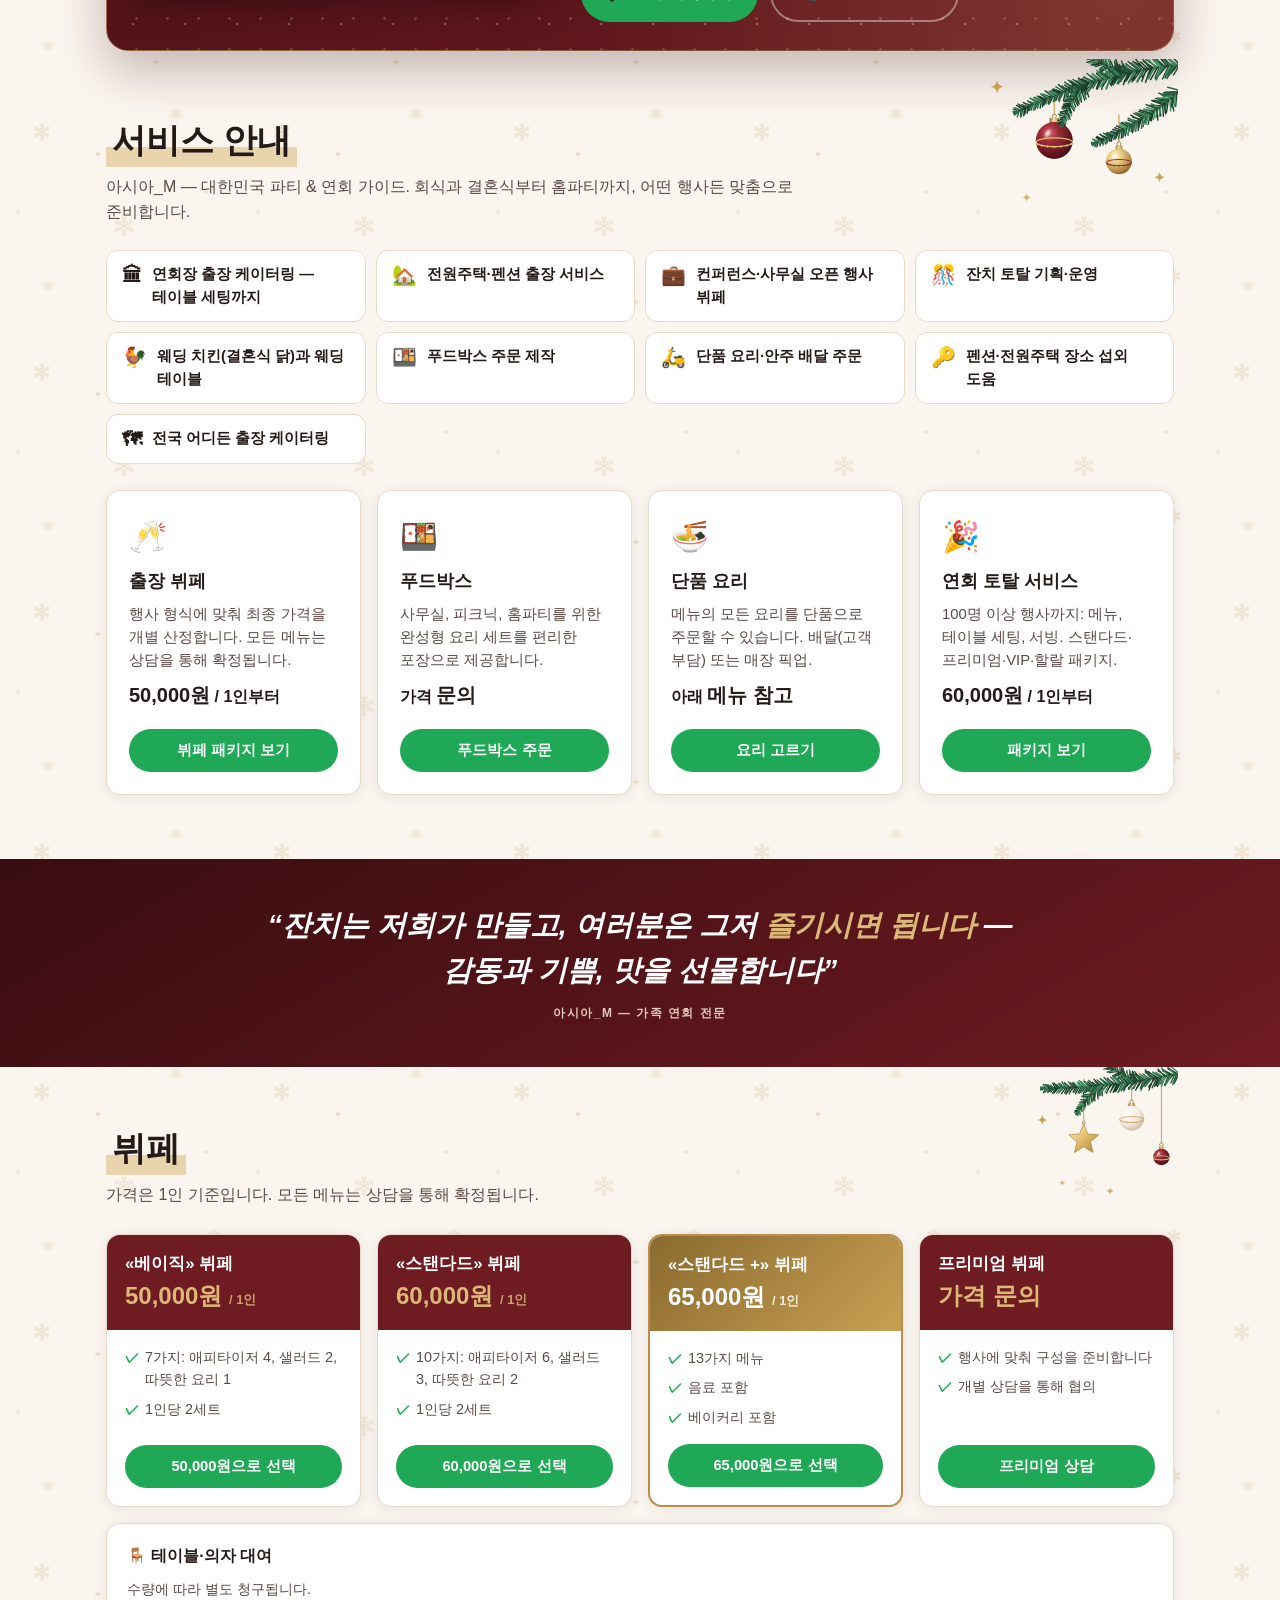
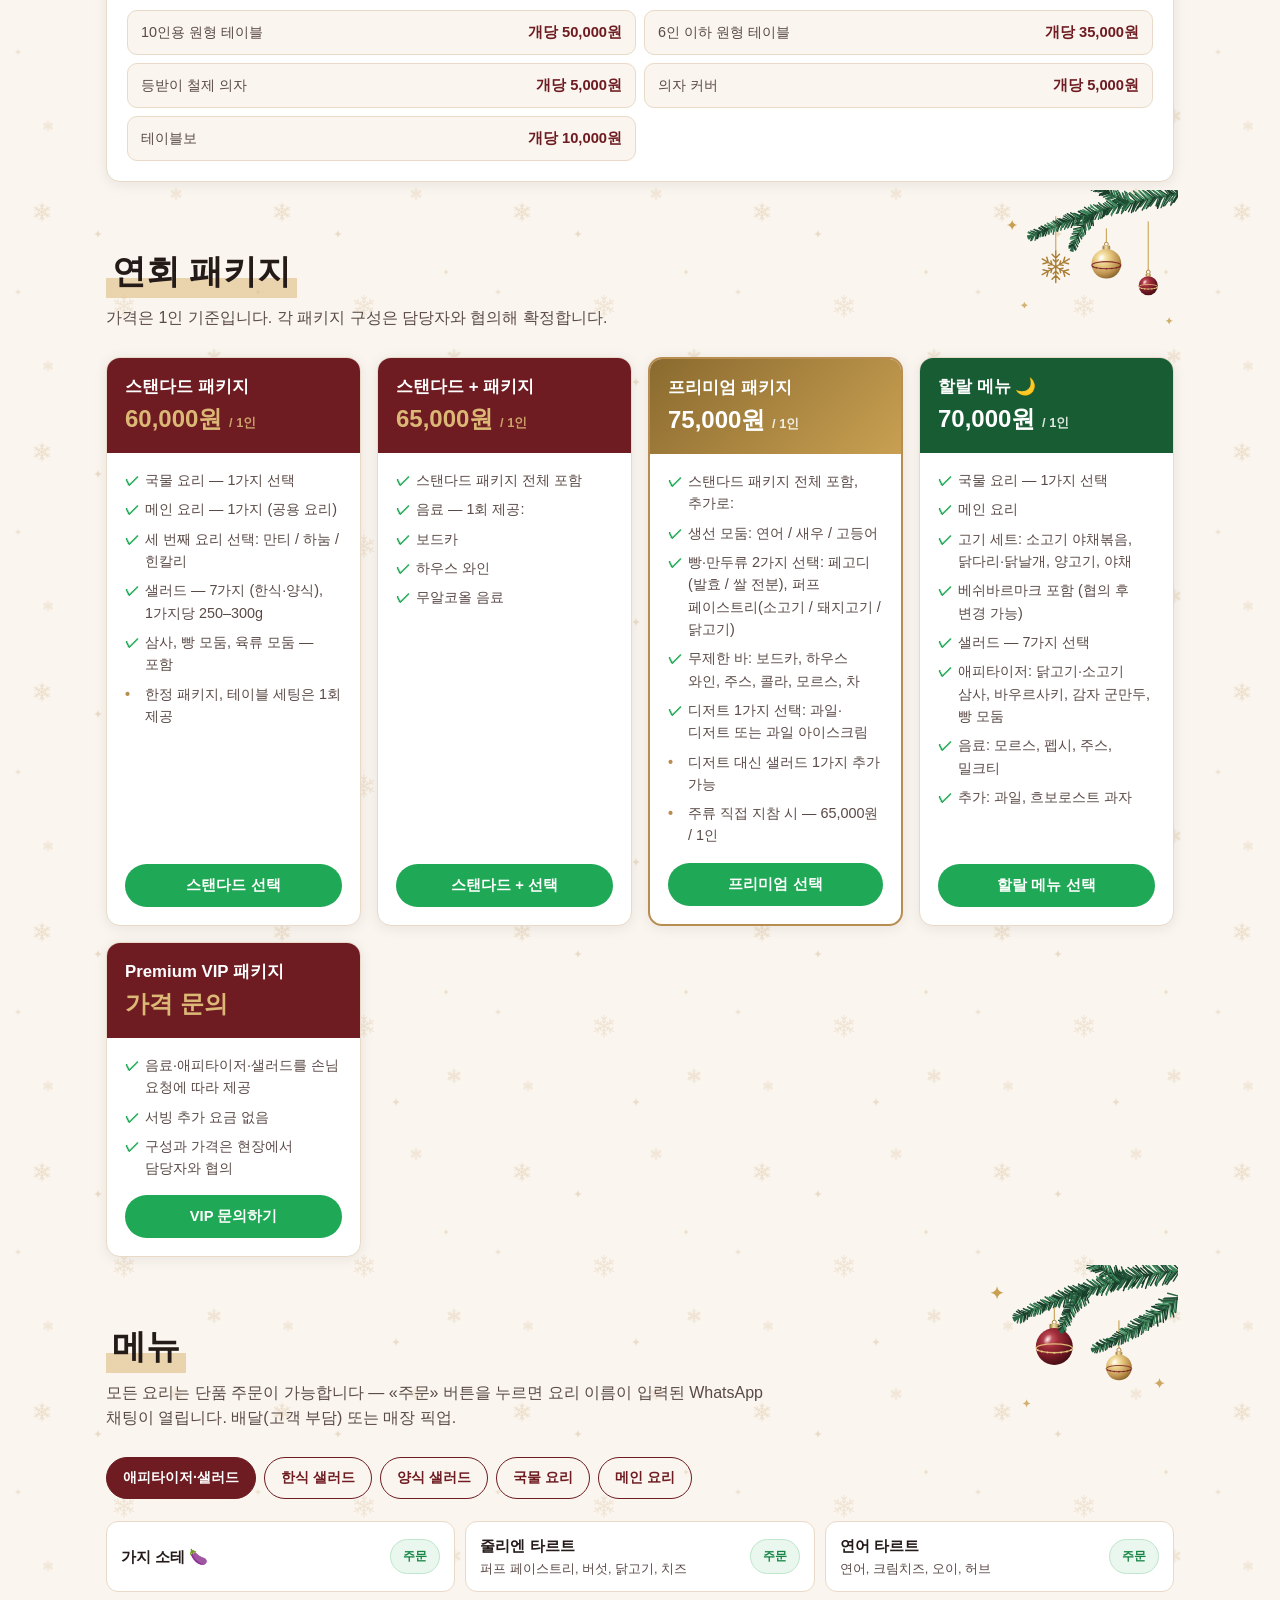
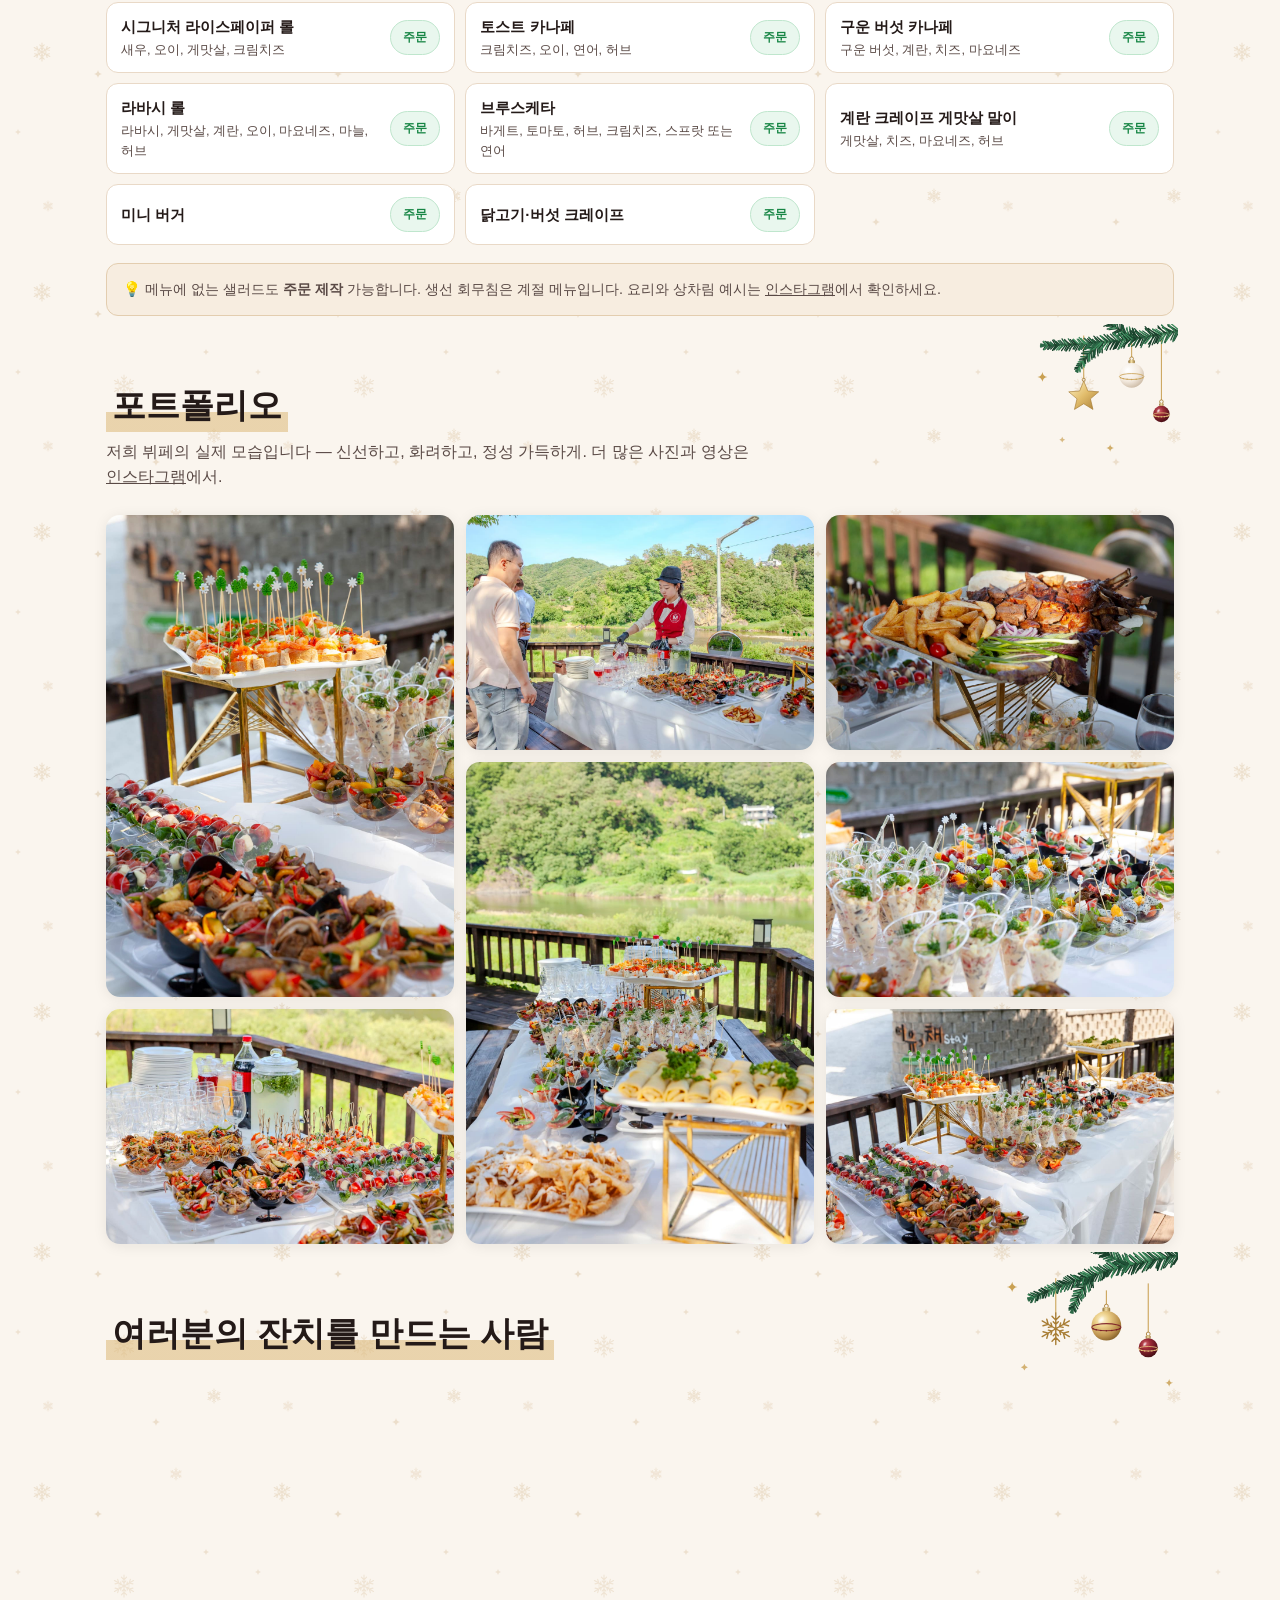
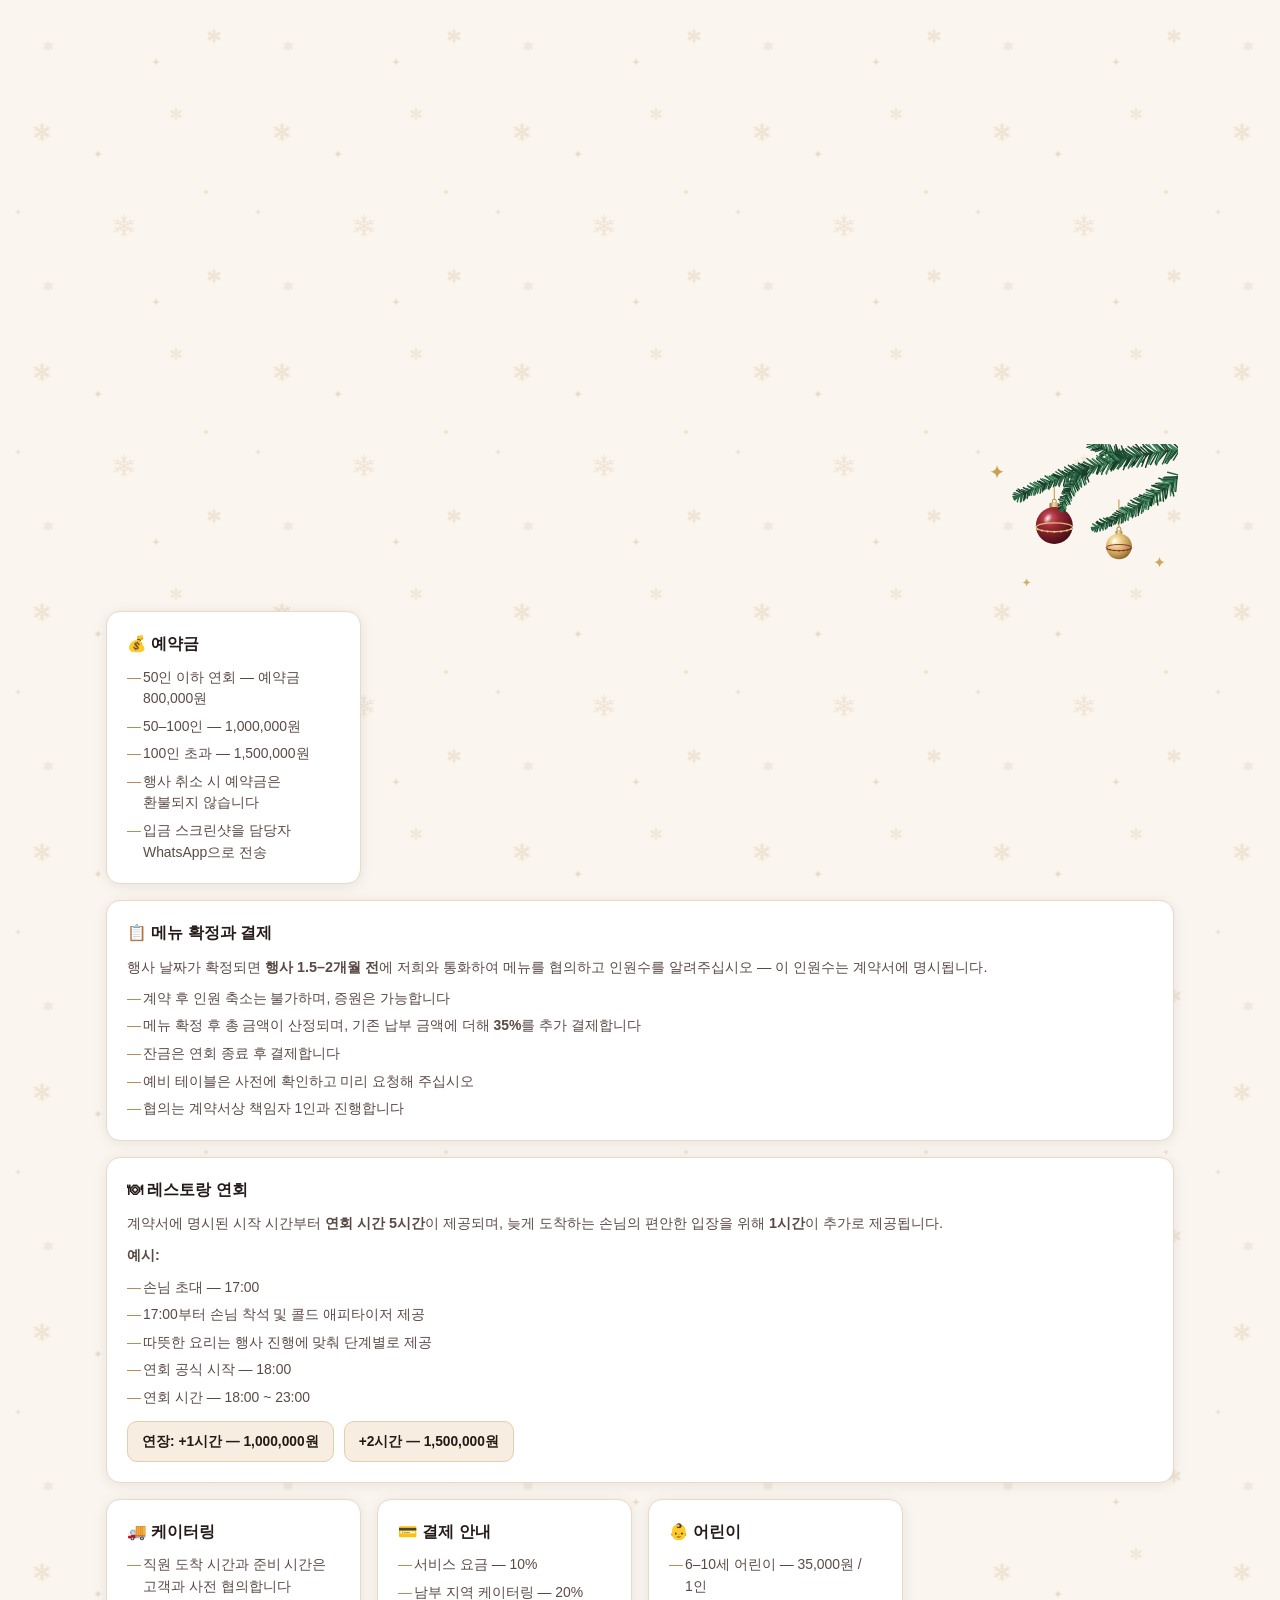
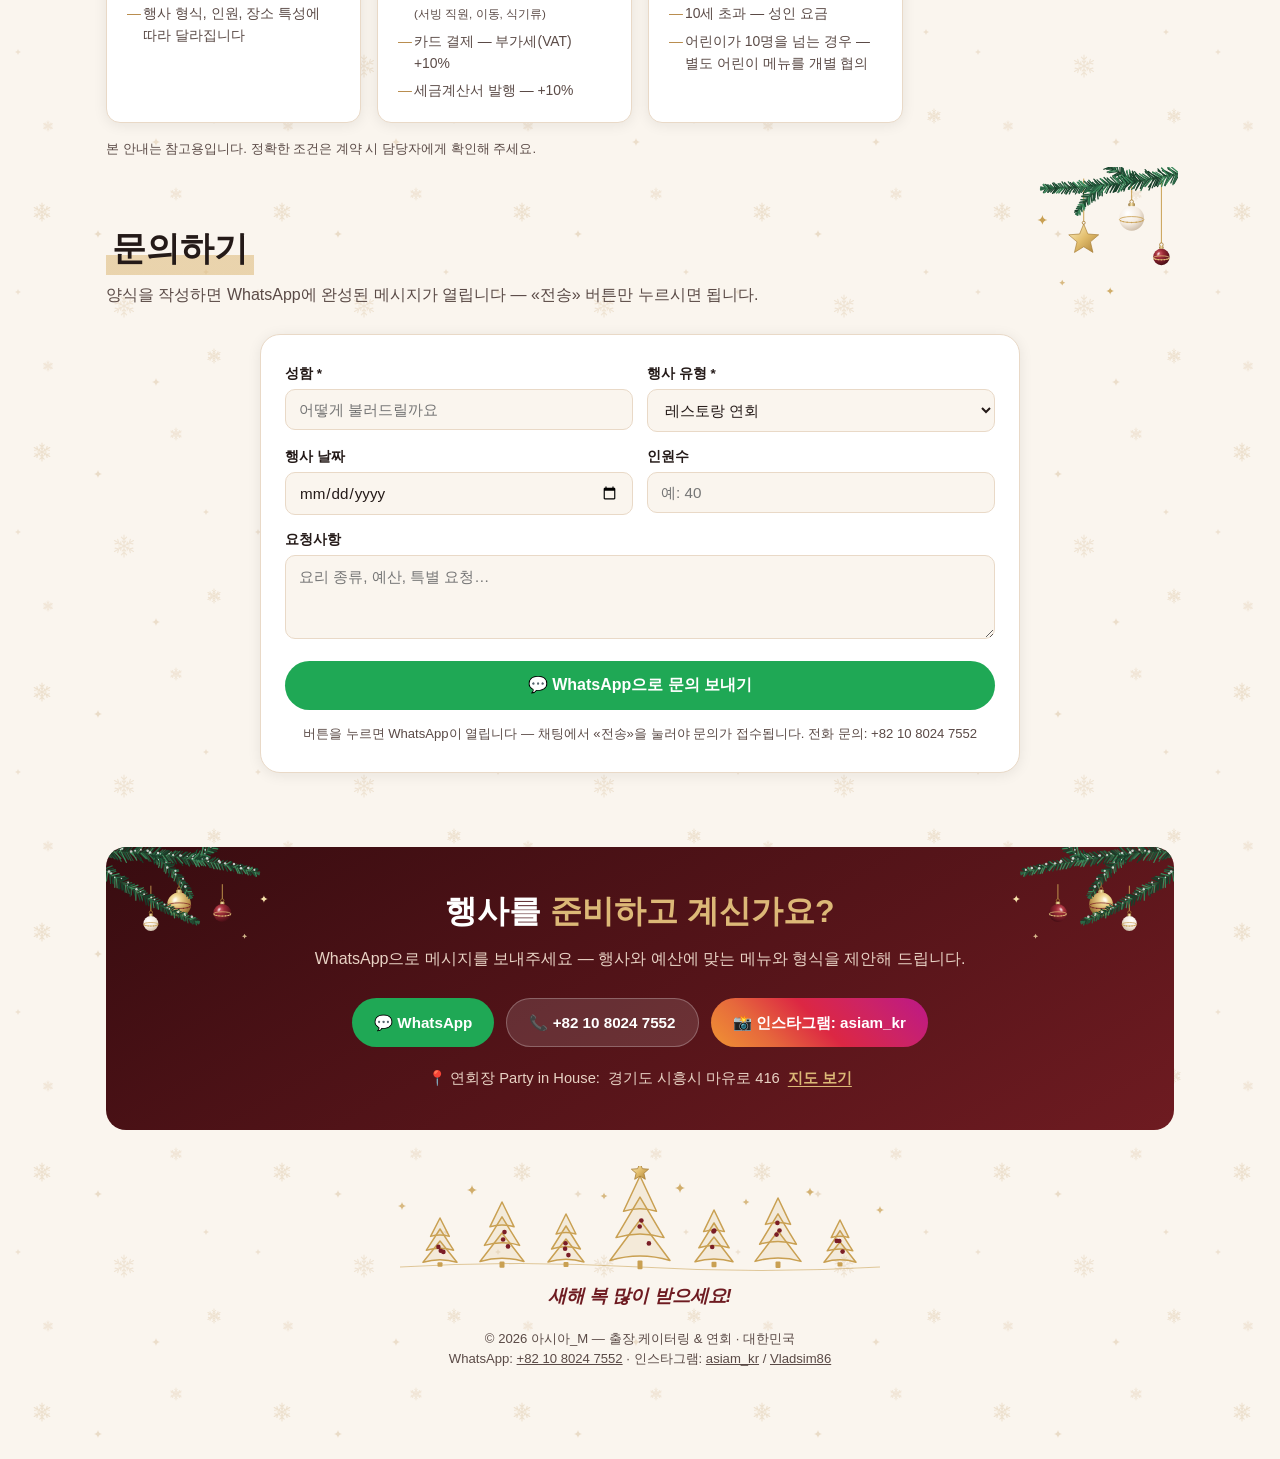
<file: ko.html>
<!DOCTYPE html>
<html lang="ko">
<head>
<meta charset="UTF-8">
<meta name="viewport" content="width=device-width, initial-scale=1.0">
<title>아시아_M — 한국 출장 케이터링 &amp; 연회 | 한식·양식·아시아 요리</title>
<meta name="description" content="아시아_M — 1인 50,000원부터 출장 뷔페, 연회, 푸드박스, 단품 요리 주문. 한식·양식 샐러드, 국물 요리, 메인 요리, 할랄 메뉴. WhatsApp 주문: +82 10 8024 7552">
<link rel="icon" href="data:image/svg+xml,<svg xmlns='http://www.w3.org/2000/svg' viewBox='0 0 100 100'><text y='.9em' font-size='90'>🥢</text></svg>">
<link rel="alternate" hreflang="ru" href="https://zerorare.github.io/asiam/">
<link rel="alternate" hreflang="en" href="https://zerorare.github.io/asiam/en.html">
<link rel="alternate" hreflang="ko" href="https://zerorare.github.io/asiam/ko.html">
<link rel="alternate" hreflang="x-default" href="https://zerorare.github.io/asiam/">
<link rel="canonical" href="https://zerorare.github.io/asiam/ko.html">
<meta name="theme-color" content="#6e1b21">
<!-- превью ссылки в мессенджерах (WhatsApp, Telegram, KakaoTalk, Instagram) -->
<meta property="og:type" content="website">
<meta property="og:site_name" content="아시아_M">
<meta property="og:locale" content="ko_KR">
<meta property="og:locale:alternate" content="ru_RU">
<meta property="og:locale:alternate" content="en_US">
<meta property="og:url" content="https://zerorare.github.io/asiam/ko.html">
<meta property="og:title" content="아시아_M — 한국 출장 케이터링 &amp; 연회">
<meta property="og:description" content="한식·양식·아시아 요리: 1인 50,000원부터 출장 뷔페, 연회 토탈 서비스, 푸드박스, 할랄 메뉴. WhatsApp 주문: +82 10 8024 7552">
<meta property="og:image" content="https://zerorare.github.io/asiam/img/og-image.jpg">
<meta property="og:image:width" content="1200">
<meta property="og:image:height" content="630">
<meta property="og:image:alt" content="아시아_M 뷔페 테이블: 카나페, 샐러드, 애피타이저">
<meta name="twitter:card" content="summary_large_image">
<link rel="stylesheet" href="css/style.css">
<script>
/* Новогодний блок — сезонный: с этой даты (время Кореи) он скрывается сам.
   Чтобы продлить или включить снова через год — поменяйте дату (и в en.html, ko.html). */
if (Date.now() >= Date.parse('2027-01-15T00:00:00+09:00')) document.documentElement.classList.add('ny-off');
</script>
<script src="js/newyear.js" defer></script><!-- снег на Новый год (сезонный) -->
</head>
<body>

<header>
  <div class="nav">
    <input type="checkbox" id="navtoggle" class="nav-toggle" aria-hidden="true" tabindex="-1">
    <div class="logo">
      <svg viewBox="0 0 200 200" aria-hidden="true">
        <circle cx="100" cy="100" r="98" fill="#6e1b21"/>
        <circle cx="100" cy="100" r="87" fill="none" stroke="#fff" stroke-width="3"/>
        <text x="100" y="58" font-family="Snell Roundhand,Segoe Script,Brush Script MT,cursive" font-size="38" font-style="italic" fill="#fff" text-anchor="middle">Asia</text>
        <path d="M84 68 L97 74.5 L97 81.5 L84 88 Z M116 68 L103 74.5 L103 81.5 L116 88 Z" fill="#fff"/>
        <rect x="97" y="73.5" width="6" height="9" rx="1.5" fill="#fff"/>
        <text x="100" y="148" font-family="Arial Black,Arial,sans-serif" font-size="78" font-weight="900" fill="#fff" text-anchor="middle">M</text>
        <text x="100" y="170" font-family="Snell Roundhand,Segoe Script,Brush Script MT,cursive" font-size="15" font-style="italic" fill="#fff" text-anchor="middle">가족 연회 전문</text>
      </svg>
      아시아<span>_M</span></div>
    <nav class="nav-links">
      <a href="#services">서비스</a>
      <a href="#buffet">뷔페</a>
      <a href="#packages">패키지</a>
      <a href="#menu">메뉴</a>
      <a href="#gallery">사진</a>
      <a href="#terms">이용 안내</a>
      <a href="#request">문의</a>
      <a href="#contacts">연락처</a>
    </nav>
    <div class="lang-switch">
      <a href="index.html">RU</a>
      <a href="en.html">EN</a>
      <a href="ko.html" class="active">한국어</a>
    </div>
    <a class="wa-top" href="https://wa.me/821080247552" target="_blank" rel="noopener">WhatsApp</a>
    <label for="navtoggle" class="burger" aria-label="메뉴"><span></span><span></span><span></span></label>
  </div>
</header>
<a class="ny-bar ny-season" href="#newyear">🎄 <b>기업 송년회·신년회 예약 접수 중!</b> <span class="ny-more">자세히 보기 →</span></a>

<div class="hero">
  <svg class="logo-big" viewBox="0 0 200 200" aria-label="Asia M 로고">
    <circle cx="100" cy="100" r="98" fill="#6e1b21"/>
    <circle cx="100" cy="100" r="87" fill="none" stroke="#fff" stroke-width="2.5"/>
    <text x="100" y="58" font-family="Snell Roundhand,Segoe Script,Brush Script MT,cursive" font-size="38" font-style="italic" fill="#fff" text-anchor="middle">Asia</text>
    <path d="M84 68 L97 74.5 L97 81.5 L84 88 Z M116 68 L103 74.5 L103 81.5 L116 88 Z" fill="#fff"/>
    <rect x="97" y="73.5" width="6" height="9" rx="1.5" fill="#fff"/>
    <text x="100" y="148" font-family="Arial Black,Arial,sans-serif" font-size="78" font-weight="900" fill="#fff" text-anchor="middle">M</text>
    <text x="100" y="170" font-family="Snell Roundhand,Segoe Script,Brush Script MT,cursive" font-size="15" font-style="italic" fill="#fff" text-anchor="middle">가족 연회 전문</text>
  </svg>
  <div class="kicker">대한민국 파티 &amp; 연회 가이드</div>
  <h1>아시아_M — 맛이<br><em>여러분을</em> 찾아갑니다</h1>
  <p class="sub">한식·양식·아시아 요리로 여러분의 잔치와 행사를 준비합니다.
     출장 뷔페, 연회 토탈 서비스, 푸드박스, 할랄 메뉴, 단품 요리 주문까지.</p>
  <p class="slogan">감동과 기쁨, 그리고 맛을 선물합니다 ✨</p>
  <div class="cta-row">
    <a class="btn btn-wa" href="https://wa.me/821080247552?text=%EC%95%88%EB%85%95%ED%95%98%EC%84%B8%EC%9A%94!%20%EC%BC%80%EC%9D%B4%ED%84%B0%EB%A7%81%2F%EC%97%B0%ED%9A%8C%20%EB%AC%B8%EC%9D%98%EB%93%9C%EB%A6%BD%EB%8B%88%EB%8B%A4" target="_blank" rel="noopener">💬 WhatsApp으로 주문</a>
    <a class="btn btn-ghost" href="#menu">메뉴 보기</a>
  </div>
  <div class="facts">
    <a class="fact" href="#buffet"><b>50,000원부터</b><small>뷔페 / 1인</small></a>
    <a class="fact" href="#menu"><b>60가지 이상</b><small>주문 가능 메뉴</small></a>
    <a class="fact" href="#packages"><b>할랄</b><small>별도 메뉴</small></a>
    <a class="fact" href="#terms"><b>5시간</b><small>연회 토탈 서비스</small></a>
  </div>
</div>

<!-- ===== НОВОГОДНИЙ БЛОК (сезонный) — прячется сам после даты из <head>. Афиша: img/newyear-corporate.jpg ===== -->
<section id="newyear" class="ny-season">
  <div class="ny-card">
    <div class="ny-head">
      <div class="ny-kicker">🎄 2026 연말 시즌</div>
      <h2>기업 송년회·신년회 — <span>예약 접수&nbsp;중!</span></h2>
    </div>
    <a class="ny-poster" href="img/newyear-corporate.jpg" target="_blank" rel="noopener">
      <img src="img/newyear-corporate.jpg" width="1000" height="1200" loading="lazy" decoding="async"
           alt="아시아_M 포스터: 기업 송년회 예약 접수 중. 무료 서비스 — 뮤지션 공연과 포토그래퍼. 연회장 Party in House, 경기도 시흥시 마유로 416, 전화 010-8024-7552">
      <span class="ny-zoom">🔍 포스터 크게 보기</span>
    </a>
    <div class="ny-body">
      <p class="ny-lead">Party in House 연회장에서 팀원들과 함께 한 해를 마무리하세요. 메뉴 구성부터 테이블 세팅, 서빙까지 저희가 준비합니다 — 여러분은 즐기기만 하시면 됩니다.</p>
      <ul class="ny-list">
        <li><span class="ny-ico">🎷</span><div><b>무료 서비스</b>뮤지션 공연과 포토그래퍼를 업장에서 무료로 제공합니다</div></li>
        <li><span class="ny-ico">🍽️</span><div><b>맛있는 음식</b>메뉴는 고객님과 상의해 함께 구성합니다</div></li>
        <li><span class="ny-ico">📍</span><div><b>연회장 «Party in House»</b><span class="ny-addr"><span>경기도 시흥시 마유로 416</span><a href="https://map.naver.com/p/search/%EA%B2%BD%EA%B8%B0%EB%8F%84%20%EC%8B%9C%ED%9D%A5%EC%8B%9C%20%EB%A7%88%EC%9C%A0%EB%A1%9C%20416" target="_blank" rel="noopener">지도 보기</a></span></div></li>
      </ul>
      <p class="ny-tags">기업 행사 · 결혼식 · 생신·기념일 · 가족 행사 · 기타 행사</p>
      <div class="ny-cta">
        <a class="btn btn-wa" href="https://wa.me/821080247552?text=%EC%95%88%EB%85%95%ED%95%98%EC%84%B8%EC%9A%94!%20%EC%86%A1%EB%85%84%ED%9A%8C(%EA%B8%B0%EC%97%85%20%ED%96%89%EC%82%AC)%20%EC%98%88%EC%95%BD%20%EB%AC%B8%EC%9D%98%EB%93%9C%EB%A6%BD%EB%8B%88%EB%8B%A4" target="_blank" rel="noopener">💬 날짜 예약하기</a>
        <a class="btn btn-ghost" href="tel:+821080247552">📞 010-8024-7552</a>
      </div>
    </div>
  </div>
</section>

<section id="services">
  <div class="sec-head">
    <h2>서비스 안내</h2>
    <p>아시아_M — 대한민국 파티 &amp; 연회 가이드. 회식과 결혼식부터 홈파티까지, 어떤 행사든 맞춤으로 준비합니다.</p>
  </div>
  <div class="svc-list">
    <div class="svc"><span>🏛</span>연회장 출장 케이터링 — 테이블 세팅까지</div>
    <div class="svc"><span>🏡</span>전원주택·펜션 출장 서비스</div>
    <div class="svc"><span>💼</span>컨퍼런스·사무실 오픈 행사 뷔페</div>
    <div class="svc"><span>🎊</span>잔치 토탈 기획·운영</div>
    <div class="svc"><span>🐓</span>웨딩 치킨(결혼식 닭)과 웨딩 테이블</div>
    <div class="svc"><span>🍱</span>푸드박스 주문 제작</div>
    <div class="svc"><span>🛵</span>단품 요리·안주 배달 주문</div>
    <div class="svc"><span>🔑</span>펜션·전원주택 장소 섭외 도움</div>
    <div class="svc"><span>🗺</span>전국 어디든 출장 케이터링</div>
  </div>
  <div class="cards">
    <div class="card">
      <div class="ico">🥂</div>
      <h3>출장 뷔페</h3>
      <p>행사 형식에 맞춰 최종 가격을 개별 산정합니다. 모든 메뉴는 상담을 통해 확정됩니다.</p>
      <div class="price"><b>50,000원</b> / 1인부터</div>
      <a class="order" href="#buffet">뷔페 패키지 보기</a>
    </div>
    <div class="card">
      <div class="ico">🍱</div>
      <h3>푸드박스</h3>
      <p>사무실, 피크닉, 홈파티를 위한 완성형 요리 세트를 편리한 포장으로 제공합니다.</p>
      <div class="price">가격 <b>문의</b></div>
      <a class="order" href="https://wa.me/821080247552?text=%EC%95%88%EB%85%95%ED%95%98%EC%84%B8%EC%9A%94!%20%ED%91%B8%EB%93%9C%EB%B0%95%EC%8A%A4%20%EB%AC%B8%EC%9D%98%EB%93%9C%EB%A6%BD%EB%8B%88%EB%8B%A4" target="_blank" rel="noopener">푸드박스 주문</a>
    </div>
    <div class="card">
      <div class="ico">🍜</div>
      <h3>단품 요리</h3>
      <p>메뉴의 모든 요리를 단품으로 주문할 수 있습니다. 배달(고객 부담) 또는 매장 픽업.</p>
      <div class="price">아래 <b>메뉴 참고</b></div>
      <a class="order" href="#menu">요리 고르기</a>
    </div>
    <div class="card">
      <div class="ico">🎉</div>
      <h3>연회 토탈 서비스</h3>
      <p>100명 이상 행사까지: 메뉴, 테이블 세팅, 서빙. 스탠다드·프리미엄·VIP·할랄 패키지.</p>
      <div class="price"><b>60,000원</b> / 1인부터</div>
      <a class="order" href="#packages">패키지 보기</a>
    </div>
  </div>
</section>

<div class="slogan-band">
  <div class="q">“잔치는 저희가 만들고, 여러분은 그저 <em>즐기시면 됩니다</em> —<br>감동과 기쁨, 맛을 선물합니다”</div>
  <small>아시아_M — 가족 연회 전문</small>
</div>

<section id="buffet">
  <div class="sec-head">
    <h2>뷔페</h2>
    <p>가격은 1인 기준입니다. 모든 메뉴는 상담을 통해 확정됩니다.</p>
  </div>
  <p class="swipe-hint">옆으로 넘겨 모든 옵션을 확인하세요</p>
  <div class="packs">
    <div class="pack">
      <div class="top">
        <h3>«베이직» 뷔페</h3>
        <div class="p-price">50,000원 <small>/ 1인</small></div>
      </div>
      <ul>
        <li>7가지: 애피타이저 4, 샐러드 2, 따뜻한 요리 1</li>
        <li>1인당 2세트</li>
      </ul>
      <div class="foot"><a href="https://wa.me/821080247552?text=%EC%95%88%EB%85%95%ED%95%98%EC%84%B8%EC%9A%94!%20%C2%AB%EB%B2%A0%EC%9D%B4%EC%A7%81%C2%BB%20%EB%B7%94%ED%8E%98(1%EC%9D%B8%2050%2C000%EC%9B%90)%20%EB%AC%B8%EC%9D%98%EB%93%9C%EB%A6%BD%EB%8B%88%EB%8B%A4" target="_blank" rel="noopener">50,000원으로 선택</a></div>
    </div>

    <div class="pack">
      <div class="top">
        <h3>«스탠다드» 뷔페</h3>
        <div class="p-price">60,000원 <small>/ 1인</small></div>
      </div>
      <ul>
        <li>10가지: 애피타이저 6, 샐러드 3, 따뜻한 요리 2</li>
        <li>1인당 2세트</li>
      </ul>
      <div class="foot"><a href="https://wa.me/821080247552?text=%EC%95%88%EB%85%95%ED%95%98%EC%84%B8%EC%9A%94!%20%C2%AB%EC%8A%A4%ED%83%A0%EB%8B%A4%EB%93%9C%C2%BB%20%EB%B7%94%ED%8E%98(1%EC%9D%B8%2060%2C000%EC%9B%90)%20%EB%AC%B8%EC%9D%98%EB%93%9C%EB%A6%BD%EB%8B%88%EB%8B%A4" target="_blank" rel="noopener">60,000원으로 선택</a></div>
    </div>

    <div class="pack featured">
      <div class="top">
        <h3>«스탠다드 +» 뷔페</h3>
        <div class="p-price">65,000원 <small>/ 1인</small></div>
      </div>
      <ul>
        <li>13가지 메뉴</li>
        <li>음료 포함</li>
        <li>베이커리 포함</li>
      </ul>
      <div class="foot"><a href="https://wa.me/821080247552?text=%EC%95%88%EB%85%95%ED%95%98%EC%84%B8%EC%9A%94!%20%C2%AB%EC%8A%A4%ED%83%A0%EB%8B%A4%EB%93%9C%20%2B%C2%BB%20%EB%B7%94%ED%8E%98(1%EC%9D%B8%2065%2C000%EC%9B%90)%20%EB%AC%B8%EC%9D%98%EB%93%9C%EB%A6%BD%EB%8B%88%EB%8B%A4" target="_blank" rel="noopener">65,000원으로 선택</a></div>
    </div>

    <div class="pack">
      <div class="top">
        <h3>프리미엄 뷔페</h3>
        <div class="p-price">가격 문의</div>
      </div>
      <ul>
        <li>행사에 맞춰 구성을 준비합니다</li>
        <li>개별 상담을 통해 협의</li>
      </ul>
      <div class="foot"><a href="https://wa.me/821080247552?text=%EC%95%88%EB%85%95%ED%95%98%EC%84%B8%EC%9A%94!%20%ED%94%84%EB%A6%AC%EB%AF%B8%EC%97%84%20%EB%B7%94%ED%8E%98%20%EB%AC%B8%EC%9D%98%EB%93%9C%EB%A6%BD%EB%8B%88%EB%8B%A4" target="_blank" rel="noopener">프리미엄 상담</a></div>
    </div>
  </div>

  <div class="terms" style="margin-top:16px">
    <div class="term">
      <h3>🪑 테이블·의자 대여</h3>
      <p class="lead">수량에 따라 별도 청구됩니다.</p>
      <div class="opt-list">
        <div><span>10인용 원형 테이블</span><b>개당 50,000원</b></div>
        <div><span>6인 이하 원형 테이블</span><b>개당 35,000원</b></div>
        <div><span>등받이 철제 의자</span><b>개당 5,000원</b></div>
        <div><span>의자 커버</span><b>개당 5,000원</b></div>
        <div><span>테이블보</span><b>개당 10,000원</b></div>
      </div>
    </div>
  </div>
</section>

<section id="packages">
  <div class="sec-head">
    <h2>연회 패키지</h2>
    <p>가격은 1인 기준입니다. 각 패키지 구성은 담당자와 협의해 확정합니다.</p>
  </div>
  <p class="swipe-hint">옆으로 넘겨 모든 옵션을 확인하세요</p>
  <div class="packs">
    <div class="pack">
      <div class="top">
        <h3>스탠다드 패키지</h3>
        <div class="p-price">60,000원 <small>/ 1인</small></div>
      </div>
      <ul>
        <li>국물 요리 — 1가지 선택</li>
        <li>메인 요리 — 1가지 (공용 요리)</li>
        <li>세 번째 요리 선택: 만티 / 하눔 / 힌칼리</li>
        <li>샐러드 — 7가지 (한식·양식), 1가지당 250–300g</li>
        <li>삼사, 빵 모둠, 육류 모둠 — 포함</li>
        <li class="note">한정 패키지, 테이블 세팅은 1회 제공</li>
      </ul>
      <div class="foot"><a href="https://wa.me/821080247552?text=%EC%95%88%EB%85%95%ED%95%98%EC%84%B8%EC%9A%94!%20%EC%8A%A4%ED%83%A0%EB%8B%A4%EB%93%9C%20%ED%8C%A8%ED%82%A4%EC%A7%80%20%EB%AC%B8%EC%9D%98%EB%93%9C%EB%A6%BD%EB%8B%88%EB%8B%A4" target="_blank" rel="noopener">스탠다드 선택</a></div>
    </div>

    <div class="pack">
      <div class="top">
        <h3>스탠다드 + 패키지</h3>
        <div class="p-price">65,000원 <small>/ 1인</small></div>
      </div>
      <ul>
        <li>스탠다드 패키지 전체 포함</li>
        <li>음료 — 1회 제공:</li>
        <li>보드카</li>
        <li>하우스 와인</li>
        <li>무알코올 음료</li>
      </ul>
      <div class="foot"><a href="https://wa.me/821080247552?text=%EC%95%88%EB%85%95%ED%95%98%EC%84%B8%EC%9A%94!%20%EC%8A%A4%ED%83%A0%EB%8B%A4%EB%93%9C%2B%20%ED%8C%A8%ED%82%A4%EC%A7%80%20%EB%AC%B8%EC%9D%98%EB%93%9C%EB%A6%BD%EB%8B%88%EB%8B%A4" target="_blank" rel="noopener">스탠다드 + 선택</a></div>
    </div>

    <div class="pack featured">
      <div class="top">
        <h3>프리미엄 패키지</h3>
        <div class="p-price">75,000원 <small>/ 1인</small></div>
      </div>
      <ul>
        <li>스탠다드 패키지 전체 포함, 추가로:</li>
        <li>생선 모둠: 연어 / 새우 / 고등어</li>
        <li>빵·만두류 2가지 선택: 페고디(발효 / 쌀 전분), 퍼프 페이스트리(소고기 / 돼지고기 / 닭고기)</li>
        <li>무제한 바: 보드카, 하우스 와인, 주스, 콜라, 모르스, 차</li>
        <li>디저트 1가지 선택: 과일·디저트 또는 과일 아이스크림</li>
        <li class="note">디저트 대신 샐러드 1가지 추가 가능</li>
        <li class="note">주류 직접 지참 시 — 65,000원 / 1인</li>
      </ul>
      <div class="foot"><a href="https://wa.me/821080247552?text=%EC%95%88%EB%85%95%ED%95%98%EC%84%B8%EC%9A%94!%20%ED%94%84%EB%A6%AC%EB%AF%B8%EC%97%84%20%ED%8C%A8%ED%82%A4%EC%A7%80%20%EB%AC%B8%EC%9D%98%EB%93%9C%EB%A6%BD%EB%8B%88%EB%8B%A4" target="_blank" rel="noopener">프리미엄 선택</a></div>
    </div>

    <div class="pack halal">
      <div class="top">
        <h3>할랄 메뉴 🌙</h3>
        <div class="p-price">70,000원 <small>/ 1인</small></div>
      </div>
      <ul>
        <li>국물 요리 — 1가지 선택</li>
        <li>메인 요리</li>
        <li>고기 세트: 소고기 야채볶음, 닭다리·닭날개, 양고기, 야채</li>
        <li>베쉬바르마크 포함 (협의 후 변경 가능)</li>
        <li>샐러드 — 7가지 선택</li>
        <li>애피타이저: 닭고기·소고기 삼사, 바우르사키, 감자 군만두, 빵 모둠</li>
        <li>음료: 모르스, 펩시, 주스, 밀크티</li>
        <li>추가: 과일, 흐보로스트 과자</li>
      </ul>
      <div class="foot"><a href="https://wa.me/821080247552?text=%EC%95%88%EB%85%95%ED%95%98%EC%84%B8%EC%9A%94!%20%ED%95%A0%EB%9E%84%20%EB%A9%94%EB%89%B4%20%EB%AC%B8%EC%9D%98%EB%93%9C%EB%A6%BD%EB%8B%88%EB%8B%A4" target="_blank" rel="noopener">할랄 메뉴 선택</a></div>
    </div>

    <div class="pack">
      <div class="top">
        <h3>Premium VIP 패키지</h3>
        <div class="p-price">가격 문의</div>
      </div>
      <ul>
        <li>음료·애피타이저·샐러드를 손님 요청에 따라 제공</li>
        <li>서빙 추가 요금 없음</li>
        <li>구성과 가격은 현장에서 담당자와 협의</li>
      </ul>
      <div class="foot"><a href="https://wa.me/821080247552?text=%EC%95%88%EB%85%95%ED%95%98%EC%84%B8%EC%9A%94!%20Premium%20VIP%20%ED%8C%A8%ED%82%A4%EC%A7%80%20%EB%AC%B8%EC%9D%98%EB%93%9C%EB%A6%BD%EB%8B%88%EB%8B%A4" target="_blank" rel="noopener">VIP 문의하기</a></div>
    </div>
  </div>
</section>

<section id="menu">
  <div class="sec-head">
    <h2>메뉴</h2>
    <p>모든 요리는 단품 주문이 가능합니다 — «주문» 버튼을 누르면 요리 이름이 입력된 WhatsApp 채팅이 열립니다. 배달(고객 부담) 또는 매장 픽업.</p>
  </div>
  <div class="menu-widget">
    <input type="radio" name="mtab" id="mt0" checked>
    <input type="radio" name="mtab" id="mt1">
    <input type="radio" name="mtab" id="mt2">
    <input type="radio" name="mtab" id="mt3">
    <input type="radio" name="mtab" id="mt4">
    <div class="menu-tabs">
      <label for="mt0">애피타이저·샐러드</label>
      <label for="mt1">한식 샐러드</label>
      <label for="mt2">양식 샐러드</label>
      <label for="mt3">국물 요리</label>
      <label for="mt4">메인 요리</label>
    </div>
    <div class="menu-group" id="mg-0">
      <div class="dishes">
        <div class="dish"><div class="d-info"><div class="d-name">가지 소테 🍆</div></div><a class="d-wa" target="_blank" rel="noopener" href="https://wa.me/821080247552?text=%EC%95%88%EB%85%95%ED%95%98%EC%84%B8%EC%9A%94!%20%EC%A3%BC%EB%AC%B8%ED%95%98%EA%B3%A0%20%EC%8B%B6%EC%8A%B5%EB%8B%88%EB%8B%A4%3A%20%EA%B0%80%EC%A7%80%20%EC%86%8C%ED%85%8C">주문</a></div>
        <div class="dish"><div class="d-info"><div class="d-name">줄리엔 타르트</div><div class="d-desc">퍼프 페이스트리, 버섯, 닭고기, 치즈</div></div><a class="d-wa" target="_blank" rel="noopener" href="https://wa.me/821080247552?text=%EC%95%88%EB%85%95%ED%95%98%EC%84%B8%EC%9A%94!%20%EC%A3%BC%EB%AC%B8%ED%95%98%EA%B3%A0%20%EC%8B%B6%EC%8A%B5%EB%8B%88%EB%8B%A4%3A%20%EC%A4%84%EB%A6%AC%EC%97%94%20%ED%83%80%EB%A5%B4%ED%8A%B8">주문</a></div>
        <div class="dish"><div class="d-info"><div class="d-name">연어 타르트</div><div class="d-desc">연어, 크림치즈, 오이, 허브</div></div><a class="d-wa" target="_blank" rel="noopener" href="https://wa.me/821080247552?text=%EC%95%88%EB%85%95%ED%95%98%EC%84%B8%EC%9A%94!%20%EC%A3%BC%EB%AC%B8%ED%95%98%EA%B3%A0%20%EC%8B%B6%EC%8A%B5%EB%8B%88%EB%8B%A4%3A%20%EC%97%B0%EC%96%B4%20%ED%83%80%EB%A5%B4%ED%8A%B8">주문</a></div>
        <div class="dish"><div class="d-info"><div class="d-name">시그니처 라이스페이퍼 롤</div><div class="d-desc">새우, 오이, 게맛살, 크림치즈</div></div><a class="d-wa" target="_blank" rel="noopener" href="https://wa.me/821080247552?text=%EC%95%88%EB%85%95%ED%95%98%EC%84%B8%EC%9A%94!%20%EC%A3%BC%EB%AC%B8%ED%95%98%EA%B3%A0%20%EC%8B%B6%EC%8A%B5%EB%8B%88%EB%8B%A4%3A%20%EC%8B%9C%EA%B7%B8%EB%8B%88%EC%B2%98%20%EB%9D%BC%EC%9D%B4%EC%8A%A4%ED%8E%98%EC%9D%B4%ED%8D%BC%20%EB%A1%A4">주문</a></div>
        <div class="dish"><div class="d-info"><div class="d-name">토스트 카나페</div><div class="d-desc">크림치즈, 오이, 연어, 허브</div></div><a class="d-wa" target="_blank" rel="noopener" href="https://wa.me/821080247552?text=%EC%95%88%EB%85%95%ED%95%98%EC%84%B8%EC%9A%94!%20%EC%A3%BC%EB%AC%B8%ED%95%98%EA%B3%A0%20%EC%8B%B6%EC%8A%B5%EB%8B%88%EB%8B%A4%3A%20%ED%86%A0%EC%8A%A4%ED%8A%B8%20%EC%B9%B4%EB%82%98%ED%8E%98">주문</a></div>
        <div class="dish"><div class="d-info"><div class="d-name">구운 버섯 카나페</div><div class="d-desc">구운 버섯, 계란, 치즈, 마요네즈</div></div><a class="d-wa" target="_blank" rel="noopener" href="https://wa.me/821080247552?text=%EC%95%88%EB%85%95%ED%95%98%EC%84%B8%EC%9A%94!%20%EC%A3%BC%EB%AC%B8%ED%95%98%EA%B3%A0%20%EC%8B%B6%EC%8A%B5%EB%8B%88%EB%8B%A4%3A%20%EA%B5%AC%EC%9A%B4%20%EB%B2%84%EC%84%AF%20%EC%B9%B4%EB%82%98%ED%8E%98">주문</a></div>
        <div class="dish"><div class="d-info"><div class="d-name">라바시 롤</div><div class="d-desc">라바시, 게맛살, 계란, 오이, 마요네즈, 마늘, 허브</div></div><a class="d-wa" target="_blank" rel="noopener" href="https://wa.me/821080247552?text=%EC%95%88%EB%85%95%ED%95%98%EC%84%B8%EC%9A%94!%20%EC%A3%BC%EB%AC%B8%ED%95%98%EA%B3%A0%20%EC%8B%B6%EC%8A%B5%EB%8B%88%EB%8B%A4%3A%20%EB%9D%BC%EB%B0%94%EC%8B%9C%20%EB%A1%A4">주문</a></div>
        <div class="dish"><div class="d-info"><div class="d-name">브루스케타</div><div class="d-desc">바게트, 토마토, 허브, 크림치즈, 스프랏 또는 연어</div></div><a class="d-wa" target="_blank" rel="noopener" href="https://wa.me/821080247552?text=%EC%95%88%EB%85%95%ED%95%98%EC%84%B8%EC%9A%94!%20%EC%A3%BC%EB%AC%B8%ED%95%98%EA%B3%A0%20%EC%8B%B6%EC%8A%B5%EB%8B%88%EB%8B%A4%3A%20%EB%B8%8C%EB%A3%A8%EC%8A%A4%EC%BC%80%ED%83%80">주문</a></div>
        <div class="dish"><div class="d-info"><div class="d-name">계란 크레이프 게맛살 말이</div><div class="d-desc">게맛살, 치즈, 마요네즈, 허브</div></div><a class="d-wa" target="_blank" rel="noopener" href="https://wa.me/821080247552?text=%EC%95%88%EB%85%95%ED%95%98%EC%84%B8%EC%9A%94!%20%EC%A3%BC%EB%AC%B8%ED%95%98%EA%B3%A0%20%EC%8B%B6%EC%8A%B5%EB%8B%88%EB%8B%A4%3A%20%EA%B3%84%EB%9E%80%20%ED%81%AC%EB%A0%88%EC%9D%B4%ED%94%84%20%EA%B2%8C%EB%A7%9B%EC%82%B4%20%EB%A7%90%EC%9D%B4">주문</a></div>
        <div class="dish"><div class="d-info"><div class="d-name">미니 버거</div></div><a class="d-wa" target="_blank" rel="noopener" href="https://wa.me/821080247552?text=%EC%95%88%EB%85%95%ED%95%98%EC%84%B8%EC%9A%94!%20%EC%A3%BC%EB%AC%B8%ED%95%98%EA%B3%A0%20%EC%8B%B6%EC%8A%B5%EB%8B%88%EB%8B%A4%3A%20%EB%AF%B8%EB%8B%88%20%EB%B2%84%EA%B1%B0">주문</a></div>
        <div class="dish"><div class="d-info"><div class="d-name">닭고기·버섯 크레이프</div></div><a class="d-wa" target="_blank" rel="noopener" href="https://wa.me/821080247552?text=%EC%95%88%EB%85%95%ED%95%98%EC%84%B8%EC%9A%94!%20%EC%A3%BC%EB%AC%B8%ED%95%98%EA%B3%A0%20%EC%8B%B6%EC%8A%B5%EB%8B%88%EB%8B%A4%3A%20%EB%8B%AD%EA%B3%A0%EA%B8%B0%C2%B7%EB%B2%84%EC%84%AF%20%ED%81%AC%EB%A0%88%EC%9D%B4%ED%94%84">주문</a></div>
      </div>
    </div>
    <div class="menu-group" id="mg-1">
      <div class="dishes">
        <div class="dish"><div class="d-info"><div class="d-name">고사리 무침</div></div><a class="d-wa" target="_blank" rel="noopener" href="https://wa.me/821080247552?text=%EC%95%88%EB%85%95%ED%95%98%EC%84%B8%EC%9A%94!%20%EC%A3%BC%EB%AC%B8%ED%95%98%EA%B3%A0%20%EC%8B%B6%EC%8A%B5%EB%8B%88%EB%8B%A4%3A%20%EA%B3%A0%EC%82%AC%EB%A6%AC%20%EB%AC%B4%EC%B9%A8">주문</a></div>
        <div class="dish"><div class="d-info"><div class="d-name">오이 고기무침</div><div class="d-desc">매콤 소스</div></div><a class="d-wa" target="_blank" rel="noopener" href="https://wa.me/821080247552?text=%EC%95%88%EB%85%95%ED%95%98%EC%84%B8%EC%9A%94!%20%EC%A3%BC%EB%AC%B8%ED%95%98%EA%B3%A0%20%EC%8B%B6%EC%8A%B5%EB%8B%88%EB%8B%A4%3A%20%EC%98%A4%EC%9D%B4%20%EA%B3%A0%EA%B8%B0%EB%AC%B4%EC%B9%A8">주문</a></div>
        <div class="dish"><div class="d-info"><div class="d-name">양(소내장) 회무침</div></div><a class="d-wa" target="_blank" rel="noopener" href="https://wa.me/821080247552?text=%EC%95%88%EB%85%95%ED%95%98%EC%84%B8%EC%9A%94!%20%EC%A3%BC%EB%AC%B8%ED%95%98%EA%B3%A0%20%EC%8B%B6%EC%8A%B5%EB%8B%88%EB%8B%A4%3A%20%EC%96%91(%EC%86%8C%EB%82%B4%EC%9E%A5)%20%ED%9A%8C%EB%AC%B4%EC%B9%A8">주문</a></div>
        <div class="dish"><div class="d-info"><div class="d-name">닭가슴살 회무침</div></div><a class="d-wa" target="_blank" rel="noopener" href="https://wa.me/821080247552?text=%EC%95%88%EB%85%95%ED%95%98%EC%84%B8%EC%9A%94!%20%EC%A3%BC%EB%AC%B8%ED%95%98%EA%B3%A0%20%EC%8B%B6%EC%8A%B5%EB%8B%88%EB%8B%A4%3A%20%EB%8B%AD%EA%B0%80%EC%8A%B4%EC%82%B4%20%ED%9A%8C%EB%AC%B4%EC%B9%A8">주문</a></div>
        <div class="dish"><div class="d-info"><div class="d-name">생선 회무침</div><div class="d-desc">계절 메뉴</div></div><a class="d-wa" target="_blank" rel="noopener" href="https://wa.me/821080247552?text=%EC%95%88%EB%85%95%ED%95%98%EC%84%B8%EC%9A%94!%20%EC%A3%BC%EB%AC%B8%ED%95%98%EA%B3%A0%20%EC%8B%B6%EC%8A%B5%EB%8B%88%EB%8B%A4%3A%20%EC%83%9D%EC%84%A0%20%ED%9A%8C%EB%AC%B4%EC%B9%A8">주문</a></div>
        <div class="dish"><div class="d-info"><div class="d-name">목이버섯 볶음</div></div><a class="d-wa" target="_blank" rel="noopener" href="https://wa.me/821080247552?text=%EC%95%88%EB%85%95%ED%95%98%EC%84%B8%EC%9A%94!%20%EC%A3%BC%EB%AC%B8%ED%95%98%EA%B3%A0%20%EC%8B%B6%EC%8A%B5%EB%8B%88%EB%8B%A4%3A%20%EB%AA%A9%EC%9D%B4%EB%B2%84%EC%84%AF%20%EB%B3%B6%EC%9D%8C">주문</a></div>
        <div class="dish"><div class="d-info"><div class="d-name">고추 속박이</div></div><a class="d-wa" target="_blank" rel="noopener" href="https://wa.me/821080247552?text=%EC%95%88%EB%85%95%ED%95%98%EC%84%B8%EC%9A%94!%20%EC%A3%BC%EB%AC%B8%ED%95%98%EA%B3%A0%20%EC%8B%B6%EC%8A%B5%EB%8B%88%EB%8B%A4%3A%20%EA%B3%A0%EC%B6%94%20%EC%86%8D%EB%B0%95%EC%9D%B4">주문</a></div>
        <div class="dish"><div class="d-info"><div class="d-name">잡채</div></div><a class="d-wa" target="_blank" rel="noopener" href="https://wa.me/821080247552?text=%EC%95%88%EB%85%95%ED%95%98%EC%84%B8%EC%9A%94!%20%EC%A3%BC%EB%AC%B8%ED%95%98%EA%B3%A0%20%EC%8B%B6%EC%8A%B5%EB%8B%88%EB%8B%A4%3A%20%EC%9E%A1%EC%B1%84">주문</a></div>
        <div class="dish"><div class="d-info"><div class="d-name">미역 볶음</div></div><a class="d-wa" target="_blank" rel="noopener" href="https://wa.me/821080247552?text=%EC%95%88%EB%85%95%ED%95%98%EC%84%B8%EC%9A%94!%20%EC%A3%BC%EB%AC%B8%ED%95%98%EA%B3%A0%20%EC%8B%B6%EC%8A%B5%EB%8B%88%EB%8B%A4%3A%20%EB%AF%B8%EC%97%AD%20%EB%B3%B6%EC%9D%8C">주문</a></div>
        <div class="dish"><div class="d-info"><div class="d-name">묵무침</div><div class="d-desc">야채 곁들임</div></div><a class="d-wa" target="_blank" rel="noopener" href="https://wa.me/821080247552?text=%EC%95%88%EB%85%95%ED%95%98%EC%84%B8%EC%9A%94!%20%EC%A3%BC%EB%AC%B8%ED%95%98%EA%B3%A0%20%EC%8B%B6%EC%8A%B5%EB%8B%88%EB%8B%A4%3A%20%EB%AC%B5%EB%AC%B4%EC%B9%A8">주문</a></div>
        <div class="dish"><div class="d-info"><div class="d-name">고추 돼지고기 볶음</div></div><a class="d-wa" target="_blank" rel="noopener" href="https://wa.me/821080247552?text=%EC%95%88%EB%85%95%ED%95%98%EC%84%B8%EC%9A%94!%20%EC%A3%BC%EB%AC%B8%ED%95%98%EA%B3%A0%20%EC%8B%B6%EC%8A%B5%EB%8B%88%EB%8B%A4%3A%20%EA%B3%A0%EC%B6%94%20%EB%8F%BC%EC%A7%80%EA%B3%A0%EA%B8%B0%20%EB%B3%B6%EC%9D%8C">주문</a></div>
        <div class="dish"><div class="d-info"><div class="d-name">비타민 샐러드</div><div class="d-desc">양배추, 당근, 비트, 파, 참기름, 식초, 설탕, 굴소스, 생강, 참깨</div></div><a class="d-wa" target="_blank" rel="noopener" href="https://wa.me/821080247552?text=%EC%95%88%EB%85%95%ED%95%98%EC%84%B8%EC%9A%94!%20%EC%A3%BC%EB%AC%B8%ED%95%98%EA%B3%A0%20%EC%8B%B6%EC%8A%B5%EB%8B%88%EB%8B%A4%3A%20%EB%B9%84%ED%83%80%EB%AF%BC%20%EC%83%90%EB%9F%AC%EB%93%9C">주문</a></div>
        <div class="dish"><div class="d-info"><div class="d-name">시금치 무침</div></div><a class="d-wa" target="_blank" rel="noopener" href="https://wa.me/821080247552?text=%EC%95%88%EB%85%95%ED%95%98%EC%84%B8%EC%9A%94!%20%EC%A3%BC%EB%AC%B8%ED%95%98%EA%B3%A0%20%EC%8B%B6%EC%8A%B5%EB%8B%88%EB%8B%A4%3A%20%EC%8B%9C%EA%B8%88%EC%B9%98%20%EB%AC%B4%EC%B9%A8">주문</a></div>
        <div class="dish"><div class="d-info"><div class="d-name">가지 무침</div></div><a class="d-wa" target="_blank" rel="noopener" href="https://wa.me/821080247552?text=%EC%95%88%EB%85%95%ED%95%98%EC%84%B8%EC%9A%94!%20%EC%A3%BC%EB%AC%B8%ED%95%98%EA%B3%A0%20%EC%8B%B6%EC%8A%B5%EB%8B%88%EB%8B%A4%3A%20%EA%B0%80%EC%A7%80%20%EB%AC%B4%EC%B9%A8">주문</a></div>
        <div class="dish"><div class="d-info"><div class="d-name">가리비 무침</div><div class="d-desc">가리비, 양파, 당근, 파프리카, 오이, 식초, 참기름, 마늘, 향신료</div></div><a class="d-wa" target="_blank" rel="noopener" href="https://wa.me/821080247552?text=%EC%95%88%EB%85%95%ED%95%98%EC%84%B8%EC%9A%94!%20%EC%A3%BC%EB%AC%B8%ED%95%98%EA%B3%A0%20%EC%8B%B6%EC%8A%B5%EB%8B%88%EB%8B%A4%3A%20%EA%B0%80%EB%A6%AC%EB%B9%84%20%EB%AC%B4%EC%B9%A8">주문</a></div>
        <div class="dish"><div class="d-info"><div class="d-name">문어 야채무침</div></div><a class="d-wa" target="_blank" rel="noopener" href="https://wa.me/821080247552?text=%EC%95%88%EB%85%95%ED%95%98%EC%84%B8%EC%9A%94!%20%EC%A3%BC%EB%AC%B8%ED%95%98%EA%B3%A0%20%EC%8B%B6%EC%8A%B5%EB%8B%88%EB%8B%A4%3A%20%EB%AC%B8%EC%96%B4%20%EC%95%BC%EC%B1%84%EB%AC%B4%EC%B9%A8">주문</a></div>
        <div class="dish"><div class="d-info"><div class="d-name">중국식 두부 야채무침</div></div><a class="d-wa" target="_blank" rel="noopener" href="https://wa.me/821080247552?text=%EC%95%88%EB%85%95%ED%95%98%EC%84%B8%EC%9A%94!%20%EC%A3%BC%EB%AC%B8%ED%95%98%EA%B3%A0%20%EC%8B%B6%EC%8A%B5%EB%8B%88%EB%8B%A4%3A%20%EC%A4%91%EA%B5%AD%EC%8B%9D%20%EB%91%90%EB%B6%80%20%EC%95%BC%EC%B1%84%EB%AC%B4%EC%B9%A8">주문</a></div>
        <div class="dish"><div class="d-info"><div class="d-name">고기 채운 두부</div></div><a class="d-wa" target="_blank" rel="noopener" href="https://wa.me/821080247552?text=%EC%95%88%EB%85%95%ED%95%98%EC%84%B8%EC%9A%94!%20%EC%A3%BC%EB%AC%B8%ED%95%98%EA%B3%A0%20%EC%8B%B6%EC%8A%B5%EB%8B%88%EB%8B%A4%3A%20%EA%B3%A0%EA%B8%B0%20%EC%B1%84%EC%9A%B4%20%EB%91%90%EB%B6%80">주문</a></div>
        <div class="dish"><div class="d-info"><div class="d-name">매운 닭다리 떡볶음</div><div class="d-desc">떡 곁들임</div></div><a class="d-wa" target="_blank" rel="noopener" href="https://wa.me/821080247552?text=%EC%95%88%EB%85%95%ED%95%98%EC%84%B8%EC%9A%94!%20%EC%A3%BC%EB%AC%B8%ED%95%98%EA%B3%A0%20%EC%8B%B6%EC%8A%B5%EB%8B%88%EB%8B%A4%3A%20%EB%A7%A4%EC%9A%B4%20%EB%8B%AD%EB%8B%A4%EB%A6%AC%20%EB%96%A1%EB%B3%B6%EC%9D%8C">주문</a></div>
      </div>
    </div>
    <div class="menu-group" id="mg-2">
      <div class="dishes">
        <div class="dish"><div class="d-info"><div class="d-name">올리비에 샐러드</div></div><a class="d-wa" target="_blank" rel="noopener" href="https://wa.me/821080247552?text=%EC%95%88%EB%85%95%ED%95%98%EC%84%B8%EC%9A%94!%20%EC%A3%BC%EB%AC%B8%ED%95%98%EA%B3%A0%20%EC%8B%B6%EC%8A%B5%EB%8B%88%EB%8B%A4%3A%20%EC%98%AC%EB%A6%AC%EB%B9%84%EC%97%90%20%EC%83%90%EB%9F%AC%EB%93%9C">주문</a></div>
        <div class="dish"><div class="d-info"><div class="d-name">«네즈노스티» 샐러드</div><div class="d-desc">파인애플, 옥수수, 닭가슴살, 치즈, 마요네즈</div></div><a class="d-wa" target="_blank" rel="noopener" href="https://wa.me/821080247552?text=%EC%95%88%EB%85%95%ED%95%98%EC%84%B8%EC%9A%94!%20%EC%A3%BC%EB%AC%B8%ED%95%98%EA%B3%A0%20%EC%8B%B6%EC%8A%B5%EB%8B%88%EB%8B%A4%3A%20%C2%AB%EB%84%A4%EC%A6%88%EB%85%B8%EC%8A%A4%ED%8B%B0%C2%BB%20%EC%83%90%EB%9F%AC%EB%93%9C">주문</a></div>
        <div class="dish"><div class="d-info"><div class="d-name">프렌치 샐러드</div><div class="d-desc">양배추, 당근, 비트, 계란, 고기, 감자 스틱, 마요네즈</div></div><a class="d-wa" target="_blank" rel="noopener" href="https://wa.me/821080247552?text=%EC%95%88%EB%85%95%ED%95%98%EC%84%B8%EC%9A%94!%20%EC%A3%BC%EB%AC%B8%ED%95%98%EA%B3%A0%20%EC%8B%B6%EC%8A%B5%EB%8B%88%EB%8B%A4%3A%20%ED%94%84%EB%A0%8C%EC%B9%98%20%EC%83%90%EB%9F%AC%EB%93%9C">주문</a></div>
        <div class="dish"><div class="d-info"><div class="d-name">«해바라기» 샐러드</div><div class="d-desc">닭고기, 버섯, 계란, 올리브, 칩, 마요네즈</div></div><a class="d-wa" target="_blank" rel="noopener" href="https://wa.me/821080247552?text=%EC%95%88%EB%85%95%ED%95%98%EC%84%B8%EC%9A%94!%20%EC%A3%BC%EB%AC%B8%ED%95%98%EA%B3%A0%20%EC%8B%B6%EC%8A%B5%EB%8B%88%EB%8B%A4%3A%20%C2%AB%ED%95%B4%EB%B0%94%EB%9D%BC%EA%B8%B0%C2%BB%20%EC%83%90%EB%9F%AC%EB%93%9C">주문</a></div>
        <div class="dish"><div class="d-info"><div class="d-name">«둥지» 샐러드</div><div class="d-desc">오이, 감자 스틱, 옥수수, 메추리알, 마요네즈</div></div><a class="d-wa" target="_blank" rel="noopener" href="https://wa.me/821080247552?text=%EC%95%88%EB%85%95%ED%95%98%EC%84%B8%EC%9A%94!%20%EC%A3%BC%EB%AC%B8%ED%95%98%EA%B3%A0%20%EC%8B%B6%EC%8A%B5%EB%8B%88%EB%8B%A4%3A%20%C2%AB%EB%91%A5%EC%A7%80%C2%BB%20%EC%83%90%EB%9F%AC%EB%93%9C">주문</a></div>
        <div class="dish"><div class="d-info"><div class="d-name">«스페셜» 샐러드</div><div class="d-desc">토마토, 마늘, 크루통, 치즈, 옥수수, 훈제 돼지고기</div></div><a class="d-wa" target="_blank" rel="noopener" href="https://wa.me/821080247552?text=%EC%95%88%EB%85%95%ED%95%98%EC%84%B8%EC%9A%94!%20%EC%A3%BC%EB%AC%B8%ED%95%98%EA%B3%A0%20%EC%8B%B6%EC%8A%B5%EB%8B%88%EB%8B%A4%3A%20%C2%AB%EC%8A%A4%ED%8E%98%EC%85%9C%C2%BB%20%EC%83%90%EB%9F%AC%EB%93%9C">주문</a></div>
        <div class="dish"><div class="d-info"><div class="d-name">시저 샐러드</div><div class="d-desc">치킨 또는 새우</div></div><a class="d-wa" target="_blank" rel="noopener" href="https://wa.me/821080247552?text=%EC%95%88%EB%85%95%ED%95%98%EC%84%B8%EC%9A%94!%20%EC%A3%BC%EB%AC%B8%ED%95%98%EA%B3%A0%20%EC%8B%B6%EC%8A%B5%EB%8B%88%EB%8B%A4%3A%20%EC%8B%9C%EC%A0%80%20%EC%83%90%EB%9F%AC%EB%93%9C">주문</a></div>
        <div class="dish"><div class="d-info"><div class="d-name">크리스피 가지 샐러드</div><div class="d-desc">가지, 루꼴라, 토마토, 크림치즈, 칠리소스</div></div><a class="d-wa" target="_blank" rel="noopener" href="https://wa.me/821080247552?text=%EC%95%88%EB%85%95%ED%95%98%EC%84%B8%EC%9A%94!%20%EC%A3%BC%EB%AC%B8%ED%95%98%EA%B3%A0%20%EC%8B%B6%EC%8A%B5%EB%8B%88%EB%8B%A4%3A%20%ED%81%AC%EB%A6%AC%EC%8A%A4%ED%94%BC%20%EA%B0%80%EC%A7%80%20%EC%83%90%EB%9F%AC%EB%93%9C">주문</a></div>
        <div class="dish"><div class="d-info"><div class="d-name">그릭 샐러드</div></div><a class="d-wa" target="_blank" rel="noopener" href="https://wa.me/821080247552?text=%EC%95%88%EB%85%95%ED%95%98%EC%84%B8%EC%9A%94!%20%EC%A3%BC%EB%AC%B8%ED%95%98%EA%B3%A0%20%EC%8B%B6%EC%8A%B5%EB%8B%88%EB%8B%A4%3A%20%EA%B7%B8%EB%A6%AD%20%EC%83%90%EB%9F%AC%EB%93%9C">주문</a></div>
        <div class="dish"><div class="d-info"><div class="d-name">«조세핀» 샐러드</div><div class="d-desc">닭고기, 양송이, 계란, 토마토, 치즈, 파, 마요네즈</div></div><a class="d-wa" target="_blank" rel="noopener" href="https://wa.me/821080247552?text=%EC%95%88%EB%85%95%ED%95%98%EC%84%B8%EC%9A%94!%20%EC%A3%BC%EB%AC%B8%ED%95%98%EA%B3%A0%20%EC%8B%B6%EC%8A%B5%EB%8B%88%EB%8B%A4%3A%20%C2%AB%EC%A1%B0%EC%84%B8%ED%95%80%C2%BB%20%EC%83%90%EB%9F%AC%EB%93%9C">주문</a></div>
        <div class="dish"><div class="d-info"><div class="d-name">믹스 샐러드</div><div class="d-desc">파프리카, 오이, 토마토, 소시지, 올리브, 올리브유 드레싱</div></div><a class="d-wa" target="_blank" rel="noopener" href="https://wa.me/821080247552?text=%EC%95%88%EB%85%95%ED%95%98%EC%84%B8%EC%9A%94!%20%EC%A3%BC%EB%AC%B8%ED%95%98%EA%B3%A0%20%EC%8B%B6%EC%8A%B5%EB%8B%88%EB%8B%A4%3A%20%EB%AF%B9%EC%8A%A4%20%EC%83%90%EB%9F%AC%EB%93%9C">주문</a></div>
        <div class="dish"><div class="d-info"><div class="d-name">«헌터» 샐러드</div><div class="d-desc">수육 소고기, 토마토, 오이, 파프리카, 완두콩; 소금·마늘·기름·간장 드레싱</div></div><a class="d-wa" target="_blank" rel="noopener" href="https://wa.me/821080247552?text=%EC%95%88%EB%85%95%ED%95%98%EC%84%B8%EC%9A%94!%20%EC%A3%BC%EB%AC%B8%ED%95%98%EA%B3%A0%20%EC%8B%B6%EC%8A%B5%EB%8B%88%EB%8B%A4%3A%20%C2%AB%ED%97%8C%ED%84%B0%C2%BB%20%EC%83%90%EB%9F%AC%EB%93%9C">주문</a></div>
        <div class="dish"><div class="d-info"><div class="d-name">«해변의 새우» 샐러드</div><div class="d-desc">루꼴라, 새우, 아보카도, 방울토마토, 올리브유, 발사믹, 잣</div></div><a class="d-wa" target="_blank" rel="noopener" href="https://wa.me/821080247552?text=%EC%95%88%EB%85%95%ED%95%98%EC%84%B8%EC%9A%94!%20%EC%A3%BC%EB%AC%B8%ED%95%98%EA%B3%A0%20%EC%8B%B6%EC%8A%B5%EB%8B%88%EB%8B%A4%3A%20%C2%AB%ED%95%B4%EB%B3%80%EC%9D%98%20%EC%83%88%EC%9A%B0%C2%BB%20%EC%83%90%EB%9F%AC%EB%93%9C">주문</a></div>
        <div class="dish"><div class="d-info"><div class="d-name">러시아식 안주</div><div class="d-desc">청어, 절임 야채, 감자</div></div><a class="d-wa" target="_blank" rel="noopener" href="https://wa.me/821080247552?text=%EC%95%88%EB%85%95%ED%95%98%EC%84%B8%EC%9A%94!%20%EC%A3%BC%EB%AC%B8%ED%95%98%EA%B3%A0%20%EC%8B%B6%EC%8A%B5%EB%8B%88%EB%8B%A4%3A%20%EB%9F%AC%EC%8B%9C%EC%95%84%EC%8B%9D%20%EC%95%88%EC%A3%BC">주문</a></div>
        <div class="dish"><div class="d-info"><div class="d-name">홀로데츠</div><div class="d-desc">고기 젤리</div></div><a class="d-wa" target="_blank" rel="noopener" href="https://wa.me/821080247552?text=%EC%95%88%EB%85%95%ED%95%98%EC%84%B8%EC%9A%94!%20%EC%A3%BC%EB%AC%B8%ED%95%98%EA%B3%A0%20%EC%8B%B6%EC%8A%B5%EB%8B%88%EB%8B%A4%3A%20%ED%99%80%EB%A1%9C%EB%8D%B0%EC%B8%A0">주문</a></div>
        <div class="dish"><div class="d-info"><div class="d-name">훈제오리 샐러드</div><div class="d-desc">훈제오리, 믹스 채소, 방울토마토, 메추리알, 발사믹</div></div><a class="d-wa" target="_blank" rel="noopener" href="https://wa.me/821080247552?text=%EC%95%88%EB%85%95%ED%95%98%EC%84%B8%EC%9A%94!%20%EC%A3%BC%EB%AC%B8%ED%95%98%EA%B3%A0%20%EC%8B%B6%EC%8A%B5%EB%8B%88%EB%8B%A4%3A%20%ED%9B%88%EC%A0%9C%EC%98%A4%EB%A6%AC%20%EC%83%90%EB%9F%AC%EB%93%9C">주문</a></div>
      </div>
    </div>
    <div class="menu-group" id="mg-3">
      <div class="menu-sub">양식</div>
      <div class="dishes">
        <div class="dish"><div class="d-info"><div class="d-name">솔랸카</div><div class="d-desc">훈제 고기</div></div><a class="d-wa" target="_blank" rel="noopener" href="https://wa.me/821080247552?text=%EC%95%88%EB%85%95%ED%95%98%EC%84%B8%EC%9A%94!%20%EC%A3%BC%EB%AC%B8%ED%95%98%EA%B3%A0%20%EC%8B%B6%EC%8A%B5%EB%8B%88%EB%8B%A4%3A%20%EC%86%94%EB%9E%B8%EC%B9%B4">주문</a></div>
        <div class="dish"><div class="d-info"><div class="d-name">닭고기 국수 / 미트볼 국수</div></div><a class="d-wa" target="_blank" rel="noopener" href="https://wa.me/821080247552?text=%EC%95%88%EB%85%95%ED%95%98%EC%84%B8%EC%9A%94!%20%EC%A3%BC%EB%AC%B8%ED%95%98%EA%B3%A0%20%EC%8B%B6%EC%8A%B5%EB%8B%88%EB%8B%A4%3A%20%EB%8B%AD%EA%B3%A0%EA%B8%B0%20%EA%B5%AD%EC%88%98%20%2F%20%EB%AF%B8%ED%8A%B8%EB%B3%BC%20%EA%B5%AD%EC%88%98">주문</a></div>
        <div class="dish"><div class="d-info"><div class="d-name">오크로시카</div><div class="d-desc">차가운 수프</div></div><a class="d-wa" target="_blank" rel="noopener" href="https://wa.me/821080247552?text=%EC%95%88%EB%85%95%ED%95%98%EC%84%B8%EC%9A%94!%20%EC%A3%BC%EB%AC%B8%ED%95%98%EA%B3%A0%20%EC%8B%B6%EC%8A%B5%EB%8B%88%EB%8B%A4%3A%20%EC%98%A4%ED%81%AC%EB%A1%9C%EC%8B%9C%EC%B9%B4">주문</a></div>
        <div class="dish"><div class="d-info"><div class="d-name">펠메니 수프</div></div><a class="d-wa" target="_blank" rel="noopener" href="https://wa.me/821080247552?text=%EC%95%88%EB%85%95%ED%95%98%EC%84%B8%EC%9A%94!%20%EC%A3%BC%EB%AC%B8%ED%95%98%EA%B3%A0%20%EC%8B%B6%EC%8A%B5%EB%8B%88%EB%8B%A4%3A%20%ED%8E%A0%EB%A9%94%EB%8B%88%20%EC%88%98%ED%94%84">주문</a></div>
        <div class="dish"><div class="d-info"><div class="d-name">냉 보르시</div></div><a class="d-wa" target="_blank" rel="noopener" href="https://wa.me/821080247552?text=%EC%95%88%EB%85%95%ED%95%98%EC%84%B8%EC%9A%94!%20%EC%A3%BC%EB%AC%B8%ED%95%98%EA%B3%A0%20%EC%8B%B6%EC%8A%B5%EB%8B%88%EB%8B%A4%3A%20%EB%83%89%20%EB%B3%B4%EB%A5%B4%EC%8B%9C">주문</a></div>
        <div class="dish"><div class="d-info"><div class="d-name">똠얌</div></div><a class="d-wa" target="_blank" rel="noopener" href="https://wa.me/821080247552?text=%EC%95%88%EB%85%95%ED%95%98%EC%84%B8%EC%9A%94!%20%EC%A3%BC%EB%AC%B8%ED%95%98%EA%B3%A0%20%EC%8B%B6%EC%8A%B5%EB%8B%88%EB%8B%A4%3A%20%EB%98%A0%EC%96%8C">주문</a></div>
      </div>
      <div class="menu-sub">한식</div>
      <div class="dishes">
        <div class="dish"><div class="d-info"><div class="d-name">시래기국</div></div><a class="d-wa" target="_blank" rel="noopener" href="https://wa.me/821080247552?text=%EC%95%88%EB%85%95%ED%95%98%EC%84%B8%EC%9A%94!%20%EC%A3%BC%EB%AC%B8%ED%95%98%EA%B3%A0%20%EC%8B%B6%EC%8A%B5%EB%8B%88%EB%8B%A4%3A%20%EC%8B%9C%EB%9E%98%EA%B8%B0%EA%B5%AD">주문</a></div>
        <div class="dish"><div class="d-info"><div class="d-name">육개장</div></div><a class="d-wa" target="_blank" rel="noopener" href="https://wa.me/821080247552?text=%EC%95%88%EB%85%95%ED%95%98%EC%84%B8%EC%9A%94!%20%EC%A3%BC%EB%AC%B8%ED%95%98%EA%B3%A0%20%EC%8B%B6%EC%8A%B5%EB%8B%88%EB%8B%A4%3A%20%EC%9C%A1%EA%B0%9C%EC%9E%A5">주문</a></div>
        <div class="dish"><div class="d-info"><div class="d-name">국시</div><div class="d-desc">고려식 국수</div></div><a class="d-wa" target="_blank" rel="noopener" href="https://wa.me/821080247552?text=%EC%95%88%EB%85%95%ED%95%98%EC%84%B8%EC%9A%94!%20%EC%A3%BC%EB%AC%B8%ED%95%98%EA%B3%A0%20%EC%8B%B6%EC%8A%B5%EB%8B%88%EB%8B%A4%3A%20%EA%B5%AD%EC%8B%9C">주문</a></div>
      </div>
      <div class="menu-sub">아시아</div>
      <div class="dishes">
        <div class="dish"><div class="d-info"><div class="d-name">베쉬바르마크</div></div><a class="d-wa" target="_blank" rel="noopener" href="https://wa.me/821080247552?text=%EC%95%88%EB%85%95%ED%95%98%EC%84%B8%EC%9A%94!%20%EC%A3%BC%EB%AC%B8%ED%95%98%EA%B3%A0%20%EC%8B%B6%EC%8A%B5%EB%8B%88%EB%8B%A4%3A%20%EB%B2%A0%EC%89%AC%EB%B0%94%EB%A5%B4%EB%A7%88%ED%81%AC">주문</a></div>
        <div class="dish"><div class="d-info"><div class="d-name">슈르파</div><div class="d-desc">소고기</div></div><a class="d-wa" target="_blank" rel="noopener" href="https://wa.me/821080247552?text=%EC%95%88%EB%85%95%ED%95%98%EC%84%B8%EC%9A%94!%20%EC%A3%BC%EB%AC%B8%ED%95%98%EA%B3%A0%20%EC%8B%B6%EC%8A%B5%EB%8B%88%EB%8B%A4%3A%20%EC%8A%88%EB%A5%B4%ED%8C%8C">주문</a></div>
        <div class="dish"><div class="d-info"><div class="d-name">라그만</div></div><a class="d-wa" target="_blank" rel="noopener" href="https://wa.me/821080247552?text=%EC%95%88%EB%85%95%ED%95%98%EC%84%B8%EC%9A%94!%20%EC%A3%BC%EB%AC%B8%ED%95%98%EA%B3%A0%20%EC%8B%B6%EC%8A%B5%EB%8B%88%EB%8B%A4%3A%20%EB%9D%BC%EA%B7%B8%EB%A7%8C">주문</a></div>
        <div class="dish"><div class="d-info"><div class="d-name">미트볼 병아리콩 국수</div></div><a class="d-wa" target="_blank" rel="noopener" href="https://wa.me/821080247552?text=%EC%95%88%EB%85%95%ED%95%98%EC%84%B8%EC%9A%94!%20%EC%A3%BC%EB%AC%B8%ED%95%98%EA%B3%A0%20%EC%8B%B6%EC%8A%B5%EB%8B%88%EB%8B%A4%3A%20%EB%AF%B8%ED%8A%B8%EB%B3%BC%20%EB%B3%91%EC%95%84%EB%A6%AC%EC%BD%A9%20%EA%B5%AD%EC%88%98">주문</a></div>
        <div class="dish"><div class="d-info"><div class="d-name">양배추 롤 (골룹치)</div></div><a class="d-wa" target="_blank" rel="noopener" href="https://wa.me/821080247552?text=%EC%95%88%EB%85%95%ED%95%98%EC%84%B8%EC%9A%94!%20%EC%A3%BC%EB%AC%B8%ED%95%98%EA%B3%A0%20%EC%8B%B6%EC%8A%B5%EB%8B%88%EB%8B%A4%3A%20%EC%96%91%EB%B0%B0%EC%B6%94%20%EB%A1%A4%20(%EA%B3%A8%EB%A3%B9%EC%B9%98)">주문</a></div>
      </div>
    </div>
    <div class="menu-group" id="mg-4">
      <div class="dishes">
        <div class="dish"><div class="d-info"><div class="d-name">야채 오븐 돼지고기</div></div><a class="d-wa" target="_blank" rel="noopener" href="https://wa.me/821080247552?text=%EC%95%88%EB%85%95%ED%95%98%EC%84%B8%EC%9A%94!%20%EC%A3%BC%EB%AC%B8%ED%95%98%EA%B3%A0%20%EC%8B%B6%EC%8A%B5%EB%8B%88%EB%8B%A4%3A%20%EC%95%BC%EC%B1%84%20%EC%98%A4%EB%B8%90%20%EB%8F%BC%EC%A7%80%EA%B3%A0%EA%B8%B0">주문</a></div>
        <div class="dish"><div class="d-info"><div class="d-name">버섯 고기 롤</div><div class="d-desc">돼지고기</div></div><a class="d-wa" target="_blank" rel="noopener" href="https://wa.me/821080247552?text=%EC%95%88%EB%85%95%ED%95%98%EC%84%B8%EC%9A%94!%20%EC%A3%BC%EB%AC%B8%ED%95%98%EA%B3%A0%20%EC%8B%B6%EC%8A%B5%EB%8B%88%EB%8B%A4%3A%20%EB%B2%84%EC%84%AF%20%EA%B3%A0%EA%B8%B0%20%EB%A1%A4">주문</a></div>
        <div class="dish"><div class="d-info"><div class="d-name">돼지 목살 양파·버섯 볶음</div></div><a class="d-wa" target="_blank" rel="noopener" href="https://wa.me/821080247552?text=%EC%95%88%EB%85%95%ED%95%98%EC%84%B8%EC%9A%94!%20%EC%A3%BC%EB%AC%B8%ED%95%98%EA%B3%A0%20%EC%8B%B6%EC%8A%B5%EB%8B%88%EB%8B%A4%3A%20%EB%8F%BC%EC%A7%80%20%EB%AA%A9%EC%82%B4%20%EC%96%91%ED%8C%8C%C2%B7%EB%B2%84%EC%84%AF%20%EB%B3%B6%EC%9D%8C">주문</a></div>
        <div class="dish"><div class="d-info"><div class="d-name">프렌치 스타일 오븐 고기</div></div><a class="d-wa" target="_blank" rel="noopener" href="https://wa.me/821080247552?text=%EC%95%88%EB%85%95%ED%95%98%EC%84%B8%EC%9A%94!%20%EC%A3%BC%EB%AC%B8%ED%95%98%EA%B3%A0%20%EC%8B%B6%EC%8A%B5%EB%8B%88%EB%8B%A4%3A%20%ED%94%84%EB%A0%8C%EC%B9%98%20%EC%8A%A4%ED%83%80%EC%9D%BC%20%EC%98%A4%EB%B8%90%20%EA%B3%A0%EA%B8%B0">주문</a></div>
        <div class="dish"><div class="d-info"><div class="d-name">레드와인 돼지고기</div></div><a class="d-wa" target="_blank" rel="noopener" href="https://wa.me/821080247552?text=%EC%95%88%EB%85%95%ED%95%98%EC%84%B8%EC%9A%94!%20%EC%A3%BC%EB%AC%B8%ED%95%98%EA%B3%A0%20%EC%8B%B6%EC%8A%B5%EB%8B%88%EB%8B%A4%3A%20%EB%A0%88%EB%93%9C%EC%99%80%EC%9D%B8%20%EB%8F%BC%EC%A7%80%EA%B3%A0%EA%B8%B0">주문</a></div>
        <div class="dish"><div class="d-info"><div class="d-name">중국식 고기 요리</div></div><a class="d-wa" target="_blank" rel="noopener" href="https://wa.me/821080247552?text=%EC%95%88%EB%85%95%ED%95%98%EC%84%B8%EC%9A%94!%20%EC%A3%BC%EB%AC%B8%ED%95%98%EA%B3%A0%20%EC%8B%B6%EC%8A%B5%EB%8B%88%EB%8B%A4%3A%20%EC%A4%91%EA%B5%AD%EC%8B%9D%20%EA%B3%A0%EA%B8%B0%20%EC%9A%94%EB%A6%AC">주문</a></div>
        <div class="dish"><div class="d-info"><div class="d-name">파인애플·사과 오리 요리</div><div class="d-desc">귤 시트러스</div></div><a class="d-wa" target="_blank" rel="noopener" href="https://wa.me/821080247552?text=%EC%95%88%EB%85%95%ED%95%98%EC%84%B8%EC%9A%94!%20%EC%A3%BC%EB%AC%B8%ED%95%98%EA%B3%A0%20%EC%8B%B6%EC%8A%B5%EB%8B%88%EB%8B%A4%3A%20%ED%8C%8C%EC%9D%B8%EC%95%A0%ED%94%8C%C2%B7%EC%82%AC%EA%B3%BC%20%EC%98%A4%EB%A6%AC%20%EC%9A%94%EB%A6%AC">주문</a></div>
        <div class="dish"><div class="d-info"><div class="d-name">사과·건자두 오리찜</div></div><a class="d-wa" target="_blank" rel="noopener" href="https://wa.me/821080247552?text=%EC%95%88%EB%85%95%ED%95%98%EC%84%B8%EC%9A%94!%20%EC%A3%BC%EB%AC%B8%ED%95%98%EA%B3%A0%20%EC%8B%B6%EC%8A%B5%EB%8B%88%EB%8B%A4%3A%20%EC%82%AC%EA%B3%BC%C2%B7%EA%B1%B4%EC%9E%90%EB%91%90%20%EC%98%A4%EB%A6%AC%EC%B0%9C">주문</a></div>
        <div class="dish"><div class="d-info"><div class="d-name">파프리카 소고기와 웨지감자</div></div><a class="d-wa" target="_blank" rel="noopener" href="https://wa.me/821080247552?text=%EC%95%88%EB%85%95%ED%95%98%EC%84%B8%EC%9A%94!%20%EC%A3%BC%EB%AC%B8%ED%95%98%EA%B3%A0%20%EC%8B%B6%EC%8A%B5%EB%8B%88%EB%8B%A4%3A%20%ED%8C%8C%ED%94%84%EB%A6%AC%EC%B9%B4%20%EC%86%8C%EA%B3%A0%EA%B8%B0%EC%99%80%20%EC%9B%A8%EC%A7%80%EA%B0%90%EC%9E%90">주문</a></div>
        <div class="dish"><div class="d-info"><div class="d-name">감자 소고기 롤</div></div><a class="d-wa" target="_blank" rel="noopener" href="https://wa.me/821080247552?text=%EC%95%88%EB%85%95%ED%95%98%EC%84%B8%EC%9A%94!%20%EC%A3%BC%EB%AC%B8%ED%95%98%EA%B3%A0%20%EC%8B%B6%EC%8A%B5%EB%8B%88%EB%8B%A4%3A%20%EA%B0%90%EC%9E%90%20%EC%86%8C%EA%B3%A0%EA%B8%B0%20%EB%A1%A4">주문</a></div>
        <div class="dish"><div class="d-info"><div class="d-name">마리네이드 돼지고기 &amp; 오븐 닭다리</div></div><a class="d-wa" target="_blank" rel="noopener" href="https://wa.me/821080247552?text=%EC%95%88%EB%85%95%ED%95%98%EC%84%B8%EC%9A%94!%20%EC%A3%BC%EB%AC%B8%ED%95%98%EA%B3%A0%20%EC%8B%B6%EC%8A%B5%EB%8B%88%EB%8B%A4%3A%20%EB%A7%88%EB%A6%AC%EB%84%A4%EC%9D%B4%EB%93%9C%20%EB%8F%BC%EC%A7%80%EA%B3%A0%EA%B8%B0%20%26%20%EC%98%A4%EB%B8%90%20%EB%8B%AD%EB%8B%A4%EB%A6%AC">주문</a></div>
      </div>
    </div>
  </div>
  <div class="menu-note">
    💡 메뉴에 없는 샐러드도 <b>주문 제작</b> 가능합니다. 생선 회무침은 계절 메뉴입니다.
    요리와 상차림 예시는 <a href="https://www.instagram.com/asiam_kr" target="_blank" rel="noopener">인스타그램</a>에서 확인하세요.
  </div>
</section>

<section id="gallery">
  <div class="sec-head">
    <h2>포트폴리오</h2>
    <p>저희 뷔페의 실제 모습입니다 — 신선하고, 화려하고, 정성 가득하게. 더 많은 사진과 영상은
       <a href="https://www.instagram.com/asiam_kr" target="_blank" rel="noopener">인스타그램</a>에서.</p>
  </div>
  <p class="swipe-hint">옆으로 넘겨 모든 옵션을 확인하세요</p>
  <div class="gallery">
    <figure class="g-tall"><img src="img/gallery-2.jpg" alt="뷔페 상차림: 새우 브루스케타와 컵 샐러드" loading="lazy"></figure>
    <figure><img src="img/gallery-5.jpg" alt="강변 야외 뷔페에서의 아시아_M 유니폼 서비스" loading="lazy"></figure>
    <figure><img src="img/gallery-4.jpg" alt="고기 플래터: 립, 샤슬릭, 웨지 감자" loading="lazy"></figure>
    <figure class="g-tall"><img src="img/gallery-7.jpg" alt="테라스 뷔페 테이블: 크레이프, 샐러드, 애피타이저" loading="lazy"></figure>
    <figure><img src="img/gallery-1.jpg" alt="뷔페 컵에 담긴 샐러드와 애피타이저" loading="lazy"></figure>
    <figure><img src="img/gallery-6.jpg" alt="음료, 잡채, 카나페가 있는 뷔페 존" loading="lazy"></figure>
    <figure><img src="img/gallery-3.jpg" alt="아시아_M 출장 뷔페 전체 상차림" loading="lazy"></figure>
  </div>
</section>

<section id="about">
  <div class="sec-head">
    <h2>여러분의 잔치를 만드는 사람</h2>
  </div>
  <div class="about">
    <img src="img/vladimir.jpg" alt="그릴에서 요리 중인 아시아_M 대표 블라디미르" loading="lazy">
    <div>
      <h3>블라디미르 — 아시아_M 대표</h3>
      <p>모든 행사 뒤에는 블라디미르 대표가 이끄는 팀이 있습니다. 대표가 직접 준비에 참여하며
         모든 요리가 완벽한 상태로 테이블에 오르는지 확인합니다.</p>
      <p>직화, 신선한 재료, 디테일에 대한 정성 — 첫 상담부터 마지막 요리까지.
         가족을 위해 요리하는 마음으로 만듭니다.</p>
      <p class="sign">“감동과 기쁨, 그리고 맛을 선물합니다”</p>
    </div>
  </div>
</section>

<section id="terms">
  <div class="sec-head">
    <h2>연회 이용 안내</h2>
    <p>핵심 사항 요약 — 자세한 조건은 계약서에 명시됩니다.</p>
  </div>
  <div class="terms">
    <details class="term" open>
      <summary><h3>💰 예약금</h3></summary>
      <div class="term-body">
        <ul>
          <li>50인 이하 연회 — 예약금 800,000원</li>
          <li>50–100인 — 1,000,000원</li>
          <li>100인 초과 — 1,500,000원</li>
          <li>행사 취소 시 예약금은 환불되지 않습니다</li>
          <li>입금 스크린샷을 담당자 WhatsApp으로 전송</li>
        </ul>
      </div>
    </details>
    <details class="term wide" open>
      <summary><h3>📋 메뉴 확정과 결제</h3></summary>
      <div class="term-body">
        <p class="lead">행사 날짜가 확정되면 <b>행사 1.5–2개월 전</b>에 저희와 통화하여 메뉴를 협의하고
          인원수를 알려주십시오 — 이 인원수는 계약서에 명시됩니다.</p>
        <ul>
          <li>계약 후 인원 축소는 불가하며, 증원은 가능합니다</li>
          <li>메뉴 확정 후 총 금액이 산정되며, 기존 납부 금액에 더해 <b>35%</b>를 추가 결제합니다</li>
          <li>잔금은 연회 종료 후 결제합니다</li>
          <li>예비 테이블은 사전에 확인하고 미리 요청해 주십시오</li>
          <li>협의는 계약서상 책임자 1인과 진행합니다</li>
        </ul>
      </div>
    </details>
    <details class="term wide" open>
      <summary><h3>🍽 레스토랑 연회</h3></summary>
      <div class="term-body">
        <p class="lead">계약서에 명시된 시작 시간부터 <b>연회 시간 5시간</b>이 제공되며,
          늦게 도착하는 손님의 편안한 입장을 위해 <b>1시간</b>이 추가로 제공됩니다.</p>
        <p class="lead"><b>예시:</b></p>
        <ul>
          <li>손님 초대 — 17:00</li>
          <li>17:00부터 손님 착석 및 콜드 애피타이저 제공</li>
          <li>따뜻한 요리는 행사 진행에 맞춰 단계별로 제공</li>
          <li>연회 공식 시작 — 18:00</li>
          <li>연회 시간 — 18:00 ~ 23:00</li>
        </ul>
        <div class="extend">
          <div>연장: +1시간 — 1,000,000원</div>
          <div>+2시간 — 1,500,000원</div>
        </div>
      </div>
    </details>
    <details class="term" open>
      <summary><h3>🚚 케이터링</h3></summary>
      <div class="term-body">
        <ul>
          <li>직원 도착 시간과 준비 시간은 고객과 사전 협의합니다</li>
          <li>행사 형식, 인원, 장소 특성에 따라 달라집니다</li>
        </ul>
      </div>
    </details>
    <details class="term" open>
      <summary><h3>💳 결제 안내</h3></summary>
      <div class="term-body">
        <ul>
          <li>서비스 요금 — 10%</li>
          <li>남부 지역 케이터링 — 20% <small>(서빙 직원, 이동, 식기류)</small></li>
          <li>카드 결제 — 부가세(VAT) +10%</li>
          <li>세금계산서 발행 — +10%</li>
        </ul>
      </div>
    </details>
    <details class="term" open>
      <summary><h3>👶 어린이</h3></summary>
      <div class="term-body">
        <ul>
          <li>6–10세 어린이 — 35,000원 / 1인</li>
          <li>10세 초과 — 성인 요금</li>
          <li>어린이가 10명을 넘는 경우 — 별도 어린이 메뉴를 개별 협의</li>
        </ul>
      </div>
    </details>
  </div>
  <p class="terms-disclaimer">본 안내는 참고용입니다. 정확한 조건은 계약 시 담당자에게 확인해 주세요.</p>
</section>

<section id="request">
  <div class="sec-head">
    <h2>문의하기</h2>
    <p>양식을 작성하면 WhatsApp에 완성된 메시지가 열립니다 — «전송» 버튼만 누르시면 됩니다.</p>
  </div>
  <div class="req-wrap">
    <form class="req-form" onsubmit="
      var f=this;
      var m='안녕하세요! 문의드립니다:\n성함: '+f.rname.value+'\n행사 유형: '+f.rformat.value;
      if(f.rdate.value)m+='\n날짜: '+f.rdate.value;
      if(f.rguests.value)m+='\n인원: '+f.rguests.value;
      if(f.rcomment.value)m+='\n요청사항: '+f.rcomment.value;
      var u='https://wa.me/821080247552?text='+encodeURIComponent(m);
      if(!window.open(u,'_blank'))location.href=u;
      return false;">
      <div>
        <label for="rname">성함 *</label>
        <input id="rname" name="rname" type="text" required placeholder="어떻게 불러드릴까요">
      </div>
      <div>
        <label for="rformat">행사 유형 *</label>
        <select id="rformat" name="rformat" required>
          <option>레스토랑 연회</option>
          <option>기업 행사·송년회</option>
          <option>출장 뷔페</option>
          <option>연회장 케이터링</option>
          <option>펜션·전원주택 파티</option>
          <option>결혼식 / 웨딩 치킨</option>
          <option>생신·환갑·기념일</option>
          <option>푸드박스</option>
          <option>요리 배달</option>
          <option>기타</option>
        </select>
      </div>
      <div>
        <label for="rdate">행사 날짜</label>
        <input id="rdate" name="rdate" type="date">
      </div>
      <div>
        <label for="rguests">인원수</label>
        <input id="rguests" name="rguests" type="number" min="1" placeholder="예: 40">
      </div>
      <div class="full">
        <label for="rcomment">요청사항</label>
        <textarea id="rcomment" name="rcomment" placeholder="요리 종류, 예산, 특별 요청…"></textarea>
      </div>
      <button type="submit">💬 WhatsApp으로 문의 보내기</button>
      <div class="req-note">버튼을 누르면 WhatsApp이 열립니다 — 채팅에서 «전송»을 눌러야 문의가 접수됩니다.
        전화 문의: +82 10 8024 7552</div>
    </form>
  </div>
</section>

<section id="contacts">
  <div class="contact-wrap">
    <h2>행사를 <span>준비하고 계신가요?</span></h2>
    <p>WhatsApp으로 메시지를 보내주세요 — 행사와 예산에 맞는 메뉴와 형식을 제안해 드립니다.</p>
    <div class="contact-links">
      <a class="c-wa" href="https://wa.me/821080247552" target="_blank" rel="noopener">💬 WhatsApp</a>
      <a class="c-tel" href="tel:+821080247552">📞 +82 10 8024 7552</a>
      <a class="c-ig" href="https://www.instagram.com/asiam_kr" target="_blank" rel="noopener">📸 인스타그램: asiam_kr</a>
    </div>
    <p class="c-addr"><span>📍 연회장 Party in House:</span><span>경기도 시흥시 마유로 416</span><a href="https://map.naver.com/p/search/%EA%B2%BD%EA%B8%B0%EB%8F%84%20%EC%8B%9C%ED%9D%A5%EC%8B%9C%20%EB%A7%88%EC%9C%A0%EB%A1%9C%20416" target="_blank" rel="noopener">지도 보기</a></p>
  </div>
</section>

<footer>
  <div class="ny-greet ny-season">새해 복 많이 받으세요!</div>
  © 2026 아시아_M — 출장 케이터링 &amp; 연회 · 대한민국<br>
  WhatsApp: <a href="https://wa.me/821080247552" target="_blank" rel="noopener">+82 10 8024 7552</a> · 인스타그램: <a href="https://www.instagram.com/asiam_kr" target="_blank" rel="noopener">asiam_kr</a> / <a href="https://www.instagram.com/Vladsim86" target="_blank" rel="noopener">Vladsim86</a>
</footer>

<a class="wa-float" href="https://wa.me/821080247552" target="_blank" rel="noopener" aria-label="WhatsApp으로 문의하기">
  <svg viewBox="0 0 32 32"><path d="M16.04 3C9.06 3 3.4 8.66 3.4 15.64c0 2.23.58 4.4 1.69 6.31L3.3 28.7l6.93-1.75a12.6 12.6 0 0 0 5.8 1.42h.01c6.98 0 12.64-5.66 12.64-12.64C28.68 8.66 23.02 3 16.04 3zm0 22.96h-.01c-1.9 0-3.75-.51-5.36-1.47l-.38-.23-3.98 1 1.03-3.88-.25-.4a10.2 10.2 0 0 1-1.57-5.45c0-5.65 4.6-10.24 10.25-10.24 2.74 0 5.31 1.07 7.24 3a10.18 10.18 0 0 1 3 7.25c0 5.65-4.6 10.25-10.24 10.25zm5.62-7.67c-.31-.15-1.82-.9-2.1-1-.28-.1-.49-.15-.7.16-.2.3-.79.99-.97 1.2-.18.2-.36.23-.66.08-.31-.16-1.3-.48-2.48-1.53-.92-.82-1.53-1.83-1.71-2.13-.18-.31-.02-.48.13-.63.14-.14.31-.36.46-.54.16-.18.21-.31.31-.51.1-.21.05-.39-.02-.54-.08-.15-.7-1.68-.96-2.3-.25-.6-.5-.52-.7-.53h-.6c-.2 0-.53.07-.81.38-.28.3-1.06 1.03-1.06 2.52s1.08 2.93 1.24 3.13c.15.2 2.14 3.26 5.18 4.57.72.31 1.29.5 1.73.64.72.23 1.38.2 1.9.12.58-.09 1.82-.75 2.08-1.47.26-.72.26-1.33.18-1.46-.08-.13-.28-.2-.59-.36z"/></svg>
</a>


<script>
document.documentElement.classList.add('js');
(function(){
  var sels='.ny-card,.card,.svc,.pack,.term,.gallery figure,.dish,.about,.req-wrap,.sec-head,.slogan-band .q,.contact-wrap';
  var els=document.querySelectorAll(sels);
  els.forEach(function(el){el.classList.add('reveal');});
  var groups={};
  els.forEach(function(el){
    var p=el.parentElement;
    (groups[p.className]||(groups[p.className]=[])).push(el);
  });
  Object.keys(groups).forEach(function(k){
    groups[k].forEach(function(el,i){el.style.transitionDelay=Math.min(i%8*70,420)+'ms';});
  });
  if('IntersectionObserver' in window){
    var io=new IntersectionObserver(function(es){
      es.forEach(function(e){if(e.isIntersecting){e.target.classList.add('in');io.unobserve(e.target);}});
    },{threshold:.1,rootMargin:'0px 0px -6% 0px'});
    els.forEach(function(el){io.observe(el);});
  }else{
    els.forEach(function(el){el.classList.add('in');});
  }
// --- телефон: условия свёрнуты, меню закрывается после выбора пункта ---
  var isPhone = window.matchMedia('(max-width: 760px)').matches;
  if (isPhone) {
    document.querySelectorAll('#terms details.term').forEach(function(d){ d.open = false; });
  }
  var toggle = document.getElementById('navtoggle');
  if (toggle) {
    document.querySelectorAll('.nav-links a').forEach(function(a){
      a.addEventListener('click', function(){ toggle.checked = false; });
    });
    document.addEventListener('click', function(e){
      if (toggle.checked && !e.target.closest('.nav')) toggle.checked = false;
    });
  }
  var hdr=document.querySelector('header');
  window.addEventListener('scroll',function(){
    hdr.classList.toggle('scrolled',window.scrollY>8);
  },{passive:true});
})();
</script>
</body>
</html>
</file>
<file: css/style.css>
:root{
  --wine:#6e1b21;
  --wine-dark:#521318;
  --wine-deep:#380c10;
  --gold:#dcb877;
  --gold-dark:#b98d4f;
  --ink:#241a18;
  --ink-soft:#5a4a46;
  --paper:#faf5ee;
  --card:#ffffff;
  --line:#e9d9c7;
  --green:#1fa855;
  --green-dark:#168544;
  --radius:14px;
  --shadow:0 2px 14px rgba(27,27,31,.08);
}
*{margin:0;padding:0;box-sizing:border-box}
html{scroll-behavior:smooth}
body{
  font-family:-apple-system,BlinkMacSystemFont,"Segoe UI",Roboto,"Helvetica Neue",Arial,sans-serif;
  background:var(--paper);
  color:var(--ink);
  line-height:1.55;
}
img{max-width:100%}
a{color:inherit}

/* ---------- header ---------- */
header{
  position:sticky;top:0;z-index:50;
  background:var(--wine);
  color:#fff;
  box-shadow:0 2px 10px rgba(0,0,0,.18);
}
.nav{
  max-width:1100px;margin:0 auto;padding:10px 16px;
  display:flex;align-items:center;gap:14px;flex-wrap:wrap;
}
.logo{font-weight:900;font-size:1.35rem;letter-spacing:.5px;white-space:nowrap;display:flex;align-items:center;gap:9px}
.logo svg{width:36px;height:36px;flex-shrink:0}
.logo span{background:#fff;color:var(--wine);padding:2px 8px;border-radius:6px;margin-left:2px}
.nav-links{display:flex;gap:4px;flex-wrap:wrap;font-size:.88rem;font-weight:600}
.nav-links a{text-decoration:none;padding:6px 10px;border-radius:8px}
.nav-links a:hover{background:rgba(255,255,255,.14)}
.nav .wa-top{
  text-decoration:none;background:var(--green);color:#fff;
  font-weight:700;font-size:.88rem;padding:8px 14px;border-radius:999px;white-space:nowrap;
}
.nav .wa-top:hover{background:var(--green-dark)}

/* ---------- hero ---------- */
.hero{
  background:
    linear-gradient(160deg, rgba(40,8,11,.66) 0%, rgba(66,14,19,.58) 100%),
    url('../img/hero.jpg') center/cover no-repeat;
  text-shadow:0 1px 10px rgba(20,4,6,.55);
  color:#fff;text-align:center;padding:72px 16px 84px;
}
.hero .logo-big{width:150px;height:150px;margin:0 auto 20px;display:block;
  filter:drop-shadow(0 8px 26px rgba(0,0,0,.4))}
.hero .slogan{margin-top:22px;font-size:1.15rem;font-style:italic;color:var(--gold);font-weight:600}
.hero .kicker{
  display:inline-block;background:var(--gold);color:#3a1013;
  font-weight:800;font-size:.8rem;letter-spacing:.14em;text-transform:uppercase;
  padding:6px 14px;border-radius:999px;margin-bottom:22px;
}
.hero h1{font-size:clamp(2rem,6vw,3.4rem);font-weight:900;letter-spacing:.5px}
.hero h1 em{font-style:normal;color:var(--gold)}
.hero p.sub{max-width:620px;margin:18px auto 0;color:#eddcce;font-size:1.05rem}
.hero .cta-row{margin-top:34px;display:flex;gap:12px;justify-content:center;flex-wrap:wrap}
.btn{
  display:inline-flex;align-items:center;gap:8px;text-decoration:none;
  font-weight:700;padding:14px 26px;border-radius:999px;font-size:1rem;
  transition:transform .12s ease;
}
.btn:hover{transform:translateY(-2px)}
.btn-wa{background:var(--green);color:#fff}
.btn-wa:hover{background:var(--green-dark)}
.btn-ghost{background:transparent;color:#fff;border:2px solid rgba(255,255,255,.4)}
.btn-ghost:hover{border-color:var(--gold);color:var(--gold)}
.hero .facts{
  margin-top:44px;display:flex;justify-content:center;gap:12px;flex-wrap:wrap;
}
.fact{
  background:rgba(255,255,255,.07);border:1px solid rgba(255,255,255,.12);
  border-radius:var(--radius);padding:14px 20px;min-width:150px;
}
.fact b{display:block;font-size:1.25rem;color:var(--gold)}
.fact small{color:#dcc4b6}

/* ---------- sections ---------- */
section{max-width:1100px;margin:0 auto;padding:56px 16px 8px}
.sec-head{margin-bottom:26px}
.sec-head h2{
  font-size:clamp(1.5rem,4vw,2.1rem);font-weight:900;display:inline-block;
  background:linear-gradient(transparent 62%,rgba(220,184,119,.55) 62%);padding:0 6px;
}
.sec-head p{color:var(--ink-soft);margin-top:8px;max-width:700px}

/* services */
.svc-list{display:grid;grid-template-columns:repeat(auto-fit,minmax(250px,1fr));gap:10px;margin-bottom:26px}
.svc{background:var(--card);border:1px solid var(--line);border-radius:12px;
  padding:12px 15px;display:flex;align-items:flex-start;gap:10px;font-size:.92rem;font-weight:600}
.svc span{font-size:1.25rem;line-height:1.2}
.slogan-band{background:linear-gradient(150deg,var(--wine-deep),var(--wine));color:#fff;
  text-align:center;padding:44px 20px;margin:56px 0 0}
.slogan-band .q{font-size:clamp(1.25rem,3.5vw,1.8rem);font-weight:800;font-style:italic;
  max-width:760px;margin:0 auto}
.slogan-band .q em{font-style:italic;color:var(--gold)}
.slogan-band small{display:block;margin-top:12px;color:#e0c8ba;letter-spacing:.12em;
  text-transform:uppercase;font-weight:700;font-size:.75rem}
.cards{display:grid;grid-template-columns:repeat(auto-fit,minmax(250px,1fr));gap:16px}
.card{
  background:var(--card);border:1px solid var(--line);border-radius:var(--radius);
  padding:22px;box-shadow:var(--shadow);display:flex;flex-direction:column;gap:8px;
}
.card .ico{font-size:1.9rem}
.card h3{font-size:1.1rem}
.card p{color:var(--ink-soft);font-size:.93rem;flex:1}
.card .price{font-weight:800;color:var(--ink)}
.card .price b{font-size:1.25rem}
.card a.order{
  margin-top:10px;text-decoration:none;text-align:center;font-weight:700;font-size:.92rem;
  background:var(--green);color:#fff;padding:10px 14px;border-radius:999px;
}
.card a.order:hover{background:var(--green-dark)}

/* packages */
.packs{display:grid;grid-template-columns:repeat(auto-fit,minmax(255px,1fr));gap:16px}
.pack{
  background:var(--card);border:1px solid var(--line);border-radius:var(--radius);
  box-shadow:var(--shadow);overflow:hidden;display:flex;flex-direction:column;
}
.pack.featured{border:2px solid var(--gold-dark)}
.pack .top{background:var(--wine);color:#fff;padding:16px 18px}
.pack.halal .top{background:#175c33}
.pack.featured .top{background:linear-gradient(135deg,#8a6a2f,#c9a052)}
.pack .top h3{font-size:1.05rem}
.pack .top .p-price{font-size:1.5rem;font-weight:900;color:var(--gold)}
.pack.featured .top .p-price,.pack.halal .top .p-price{color:#fff}
.pack .top .p-price small{font-size:.8rem;font-weight:600;opacity:.85}
.pack ul{list-style:none;padding:16px 18px;flex:1;display:flex;flex-direction:column;gap:7px}
.pack ul li{font-size:.9rem;color:var(--ink-soft);padding-left:20px;position:relative}
.pack ul li::before{content:"✓";position:absolute;left:0;color:var(--green);font-weight:800}
.pack ul li.note::before{content:"•";color:var(--gold-dark)}
.pack .foot{padding:0 18px 18px}
.pack .foot a{
  display:block;text-align:center;text-decoration:none;font-weight:700;font-size:.92rem;
  background:var(--green);color:#fff;padding:10px 14px;border-radius:999px;
}
.pack .foot a:hover{background:var(--green-dark)}

/* menu */
.menu-widget > input{position:absolute;opacity:0;pointer-events:none}
.menu-tabs{display:flex;gap:8px;flex-wrap:wrap;margin-bottom:22px}
.menu-tabs label{
  border:1.5px solid var(--wine);background:transparent;color:var(--wine);
  font-weight:700;font-size:.88rem;padding:9px 16px;border-radius:999px;cursor:pointer;
  transition:all .12s ease;
}
.menu-tabs label:hover{background:rgba(110,27,33,.08)}
.menu-group{display:none;animation:fadeIn .25s ease}
#mt0:checked ~ #mg-0,#mt1:checked ~ #mg-1,#mt2:checked ~ #mg-2,
#mt3:checked ~ #mg-3,#mt4:checked ~ #mg-4{display:block}
#mt0:checked ~ .menu-tabs label[for="mt0"],#mt1:checked ~ .menu-tabs label[for="mt1"],
#mt2:checked ~ .menu-tabs label[for="mt2"],#mt3:checked ~ .menu-tabs label[for="mt3"],
#mt4:checked ~ .menu-tabs label[for="mt4"]{background:var(--wine);color:#fff}
@keyframes fadeIn{from{opacity:0;transform:translateY(6px)}to{opacity:1;transform:none}}
.menu-sub{font-size:1rem;font-weight:800;margin:20px 0 10px;color:var(--ink);
  display:flex;align-items:center;gap:10px}
.menu-sub::after{content:"";flex:1;height:1px;background:var(--line)}
.dishes{display:grid;grid-template-columns:repeat(auto-fill,minmax(290px,1fr));gap:10px}
.dish{
  background:var(--card);border:1px solid var(--line);border-radius:12px;
  padding:12px 14px;display:flex;align-items:center;gap:10px;
}
.dish .d-info{flex:1;min-width:0}
.dish .d-name{font-weight:700;font-size:.94rem}
.dish .d-desc{font-size:.8rem;color:var(--ink-soft);margin-top:2px}
.dish a.d-wa{
  flex-shrink:0;text-decoration:none;background:#e9f7ee;color:var(--green-dark);
  border:1px solid #bfe6cd;font-weight:700;font-size:.78rem;
  padding:7px 12px;border-radius:999px;white-space:nowrap;
}
.dish a.d-wa:hover{background:var(--green);color:#fff;border-color:var(--green)}
.menu-note{
  margin-top:18px;background:#f7ede0;border:1px solid #e3cdaf;border-radius:12px;
  padding:14px 16px;font-size:.9rem;color:var(--ink-soft);
}

/* gallery */
.gallery{display:grid;grid-template-columns:repeat(auto-fit,minmax(260px,1fr));grid-auto-rows:235px;grid-auto-flow:dense;gap:12px}
.gallery figure{margin:0;overflow:hidden;border-radius:var(--radius);box-shadow:var(--shadow)}
.gallery figure.g-tall{grid-row:span 2}
.gallery img{width:100%;height:100%;object-fit:cover;display:block;transition:transform .25s ease}
.gallery figure:hover img{transform:scale(1.04)}

/* about */
.about{display:grid;grid-template-columns:minmax(240px,400px) 1fr;gap:28px;align-items:center;
  background:var(--card);border:1px solid var(--line);border-radius:20px;box-shadow:var(--shadow);
  padding:24px;overflow:hidden}
.about img{width:100%;border-radius:14px;display:block}
.about h3{font-size:1.3rem;margin-bottom:10px}
.about p{color:var(--ink-soft);font-size:.97rem;margin-bottom:10px}
.about .sign{font-style:italic;color:var(--wine);font-weight:700}
@media (max-width:760px){.about{grid-template-columns:1fr}}

/* request form */
.req-wrap{background:var(--card);border:1px solid var(--line);border-radius:20px;
  box-shadow:var(--shadow);padding:28px 24px;max-width:760px;margin:0 auto}
.req-form{display:grid;grid-template-columns:1fr 1fr;gap:14px}
.req-form .full{grid-column:1/-1}
.req-form label{display:block;font-weight:700;font-size:.85rem;margin-bottom:5px}
.req-form input,.req-form select,.req-form textarea{
  width:100%;padding:11px 13px;border:1.5px solid var(--line);border-radius:10px;
  font-family:inherit;font-size:.95rem;background:var(--paper);color:var(--ink)}
.req-form input:focus,.req-form select:focus,.req-form textarea:focus{
  outline:none;border-color:var(--wine)}
.req-form textarea{resize:vertical;min-height:84px}
.req-form button{
  grid-column:1/-1;background:var(--green);color:#fff;border:none;cursor:pointer;
  font-family:inherit;font-weight:800;font-size:1rem;padding:14px;border-radius:999px;
  transition:background .12s ease}
.req-form button:hover{background:var(--green-dark)}
.req-note{grid-column:1/-1;font-size:.82rem;color:var(--ink-soft);text-align:center}
@media (max-width:560px){.req-form{grid-template-columns:1fr}}

/* terms */
.terms{display:grid;grid-template-columns:repeat(auto-fit,minmax(255px,1fr));gap:16px}
.term{
  background:var(--card);border:1px solid var(--line);border-radius:var(--radius);
  padding:20px;box-shadow:var(--shadow);
}
.term.wide{grid-column:1/-1}
.term h3{font-size:.98rem;margin-bottom:10px;display:flex;align-items:center;gap:8px}
.term .lead{font-size:.9rem;color:var(--ink-soft);margin-bottom:10px}
.term .extend{margin-top:12px;display:flex;gap:10px;flex-wrap:wrap}
.term .extend div{background:#f7ede0;border:1px solid #e3cdaf;border-radius:10px;
  padding:9px 14px;font-size:.86rem;font-weight:700;color:var(--ink)}
.term ul{list-style:none;display:flex;flex-direction:column;gap:6px}
.term ul li{font-size:.87rem;color:var(--ink-soft);padding-left:16px;position:relative}
.term ul li::before{content:"—";position:absolute;left:0;color:var(--gold-dark)}
.terms-disclaimer{margin-top:16px;font-size:.82rem;color:var(--ink-soft)}

/* contacts */
.contact-wrap{
  background:linear-gradient(150deg,var(--wine-deep),var(--wine));border-radius:20px;color:#fff;
  padding:40px 24px;text-align:center;margin-top:10px;
}
.contact-wrap h2{font-size:clamp(1.4rem,4vw,2rem);font-weight:900}
.contact-wrap h2 span{color:var(--gold)}
.contact-wrap p{color:#e8d2c4;margin-top:10px}
.contact-links{margin-top:26px;display:flex;justify-content:center;gap:12px;flex-wrap:wrap}
.contact-links a{
  display:inline-flex;align-items:center;gap:8px;text-decoration:none;font-weight:700;
  padding:12px 22px;border-radius:999px;font-size:.95rem;
}
.c-wa{background:var(--green);color:#fff}
.c-wa:hover{background:var(--green-dark)}
.c-ig{background:linear-gradient(45deg,#f09433,#e6683c,#dc2743,#cc2366,#bc1888);color:#fff}
.c-tel{background:rgba(255,255,255,.12);color:#fff;border:1px solid rgba(255,255,255,.25)}
.c-tel:hover{border-color:var(--gold)}

footer{max-width:1100px;margin:0 auto;padding:28px 16px 90px;text-align:center;
  color:var(--ink-soft);font-size:.82rem}

/* floating whatsapp */
.wa-float{
  position:fixed;right:18px;bottom:18px;z-index:60;
  width:58px;height:58px;border-radius:50%;background:var(--green);
  display:flex;align-items:center;justify-content:center;text-decoration:none;
  box-shadow:0 6px 20px rgba(31,168,85,.45);transition:transform .15s ease;
}
.wa-float:hover{transform:scale(1.08)}
.wa-float svg{width:30px;height:30px;fill:#fff}

@media (max-width:640px){
  .nav{padding:8px 12px;row-gap:2px}
  .nav-links{order:3;width:100%;font-size:.8rem;margin:0 -6px}
  .hero{padding:52px 16px 60px}
  section{padding:44px 14px 6px}
}

/* language switcher */
.lang-switch{margin-left:auto;display:flex;gap:2px;align-items:center}
.lang-switch a{color:#fff;text-decoration:none;font-weight:700;font-size:.82rem;
  padding:5px 9px;border-radius:7px;opacity:.72}
.lang-switch a:hover{opacity:1;background:rgba(255,255,255,.1)}
.lang-switch a.active{background:rgba(255,255,255,.18);opacity:1}

/* ===== UI/UX polish v2: smoothness ===== */

/* anchor links don't hide under sticky header */
html{scroll-padding-top:76px}

/* translucent blurred header */
header{background:rgba(101,22,28,.94);backdrop-filter:saturate(1.3) blur(8px);
  -webkit-backdrop-filter:saturate(1.3) blur(8px);transition:box-shadow .3s ease}
header.scrolled{box-shadow:0 4px 22px rgba(0,0,0,.28)}

/* hero entrance */
@keyframes rise{from{opacity:0;transform:translateY(26px)}to{opacity:1;transform:none}}
.hero .logo-big{animation:rise .7s cubic-bezier(.22,.61,.36,1) both}
.hero .kicker{animation:rise .7s cubic-bezier(.22,.61,.36,1) .08s both}
.hero h1{animation:rise .7s cubic-bezier(.22,.61,.36,1) .16s both}
.hero p.sub{animation:rise .7s cubic-bezier(.22,.61,.36,1) .24s both}
.hero .slogan{animation:rise .7s cubic-bezier(.22,.61,.36,1) .3s both}
.hero .cta-row{animation:rise .7s cubic-bezier(.22,.61,.36,1) .38s both}
.hero .facts{animation:rise .7s cubic-bezier(.22,.61,.36,1) .46s both}

/* scroll-reveal (activated by JS; without JS everything stays visible) */
.js .reveal{opacity:0;transform:translateY(20px);
  transition:opacity .65s ease,transform .65s cubic-bezier(.22,.61,.36,1)}
.js .reveal.in{opacity:1;transform:none}

/* smoother interactive cards */
.card,.svc,.pack,.term,.fact,.dish,.about,.req-wrap{
  transition:transform .28s cubic-bezier(.22,.61,.36,1),box-shadow .28s ease,border-color .28s ease}
.card:hover,.pack:hover{transform:translateY(-5px);box-shadow:0 14px 34px rgba(60,14,18,.16)}
.svc:hover{transform:translateY(-3px);border-color:#d9b8a8;box-shadow:0 8px 20px rgba(60,14,18,.1)}
.term:hover{box-shadow:0 10px 26px rgba(60,14,18,.12)}
.fact:hover{transform:translateY(-4px)}
.dish:hover{border-color:#d9b8a8;box-shadow:0 6px 16px rgba(60,14,18,.09)}

/* buttons: lift, glow, press */
.btn,.card a.order,.pack .foot a,.req-form button,.wa-top,.contact-links a{
  transition:transform .2s cubic-bezier(.22,.61,.36,1),box-shadow .2s ease,background .2s ease}
.btn-wa:hover,.card a.order:hover,.pack .foot a:hover,.req-form button:hover{
  transform:translateY(-2px);box-shadow:0 10px 24px rgba(31,168,85,.35)}
.btn:active,.card a.order:active,.pack .foot a:active,.req-form button:active,
.wa-top:active,.contact-links a:active{transform:scale(.97)}
.wa-top:hover{transform:translateY(-1px);box-shadow:0 6px 16px rgba(0,0,0,.25)}
.contact-links a:hover{transform:translateY(-2px)}

/* menu tabs: smoother switching */
.menu-tabs label{transition:background .25s ease,color .25s ease,transform .2s ease}
.menu-tabs label:active{transform:scale(.96)}
.menu-group{animation-duration:.4s}

/* gallery: slow elegant zoom + soft dim */
.gallery img{transition:transform .6s cubic-bezier(.22,.61,.36,1),filter .6s ease}
.gallery figure:hover img{transform:scale(1.05);filter:brightness(1.06)}

/* form focus: soft ring */
.req-form input,.req-form select,.req-form textarea{
  transition:border-color .25s ease,box-shadow .25s ease}
.req-form input:focus,.req-form select:focus,.req-form textarea:focus{
  box-shadow:0 0 0 4px rgba(110,27,33,.12)}

/* floating WhatsApp: gentle pulse */
.wa-float::after{content:"";position:absolute;inset:0;border-radius:50%;
  box-shadow:0 0 0 0 rgba(31,168,85,.45);animation:wa-pulse 2.6s ease-out infinite}
@keyframes wa-pulse{70%{box-shadow:0 0 0 18px rgba(31,168,85,0)}100%{box-shadow:0 0 0 0 rgba(31,168,85,0)}}

/* keyboard focus */
a:focus-visible,button:focus-visible,input:focus-visible,
select:focus-visible,textarea:focus-visible,label:focus-visible{
  outline:2px solid var(--gold-dark);outline-offset:2px;border-radius:6px}

/* respect reduced-motion preference */
@media (prefers-reduced-motion:reduce){
  *,*::before,*::after{animation:none!important;transition:none!important}
  html{scroll-behavior:auto}
  .js .reveal{opacity:1;transform:none}
}

/* buffet options price list */
.opt-list{display:grid;gap:8px}
.opt-list div{display:flex;justify-content:space-between;align-items:baseline;gap:14px;
  font-size:.9rem;color:var(--ink-soft);padding:10px 13px;background:var(--paper);
  border:1px solid var(--line);border-radius:10px}
.opt-list b{white-space:nowrap;color:var(--wine);font-size:.92rem}

/* ===================================================================
   МОБИЛЬНАЯ ВЕРСИЯ v2 — компактная шапка, аккордеоны, свайп-карусели
   =================================================================== */

/* --- кликабельные факты на главном экране --- */
a.fact{text-decoration:none;color:inherit}
a.fact:hover{background:rgba(255,255,255,.14)}

/* --- бургер-кнопка (видна только на телефоне) --- */
.nav-toggle{position:absolute;width:0;height:0;opacity:0;pointer-events:none}
.burger{display:none;flex-direction:column;justify-content:center;gap:4px;
  width:40px;height:36px;padding:8px;border-radius:9px;cursor:pointer;
  background:rgba(255,255,255,.14);flex-shrink:0}
.burger span{display:block;height:2px;width:100%;background:#fff;border-radius:2px;
  transition:transform .25s ease,opacity .2s ease}
.nav-toggle:checked ~ .burger span:nth-child(1){transform:translateY(6px) rotate(45deg)}
.nav-toggle:checked ~ .burger span:nth-child(2){opacity:0}
.nav-toggle:checked ~ .burger span:nth-child(3){transform:translateY(-6px) rotate(-45deg)}

/* --- условия: аккордеон --- */
.term summary{list-style:none;display:flex;align-items:center;justify-content:space-between;
  gap:10px;cursor:default}
.term summary::-webkit-details-marker{display:none}
.term summary h3{margin:0}
.term summary::after{content:"";flex-shrink:0;width:9px;height:9px;display:none;
  border-right:2px solid var(--wine);border-bottom:2px solid var(--wine);
  transform:rotate(45deg) translate(-2px,-2px);opacity:.55;transition:transform .25s ease}
.term[open] summary::after{transform:rotate(-135deg) translate(-2px,-2px)}
.term .term-body{margin-top:10px}
.opt-list{margin-top:4px}
@media (min-width:760px){
  .opt-list{grid-template-columns:1fr 1fr}
  .term summary{pointer-events:none}   /* на компьютере блоки не сворачиваются */
}

/* --- подсказка про свайп (только на телефоне) --- */
.swipe-hint{display:none;font-size:.8rem;color:var(--ink-soft);margin:-6px 0 12px;
  padding-left:2px;opacity:.85}
.swipe-hint::before{content:"⇄  ";font-size:.95rem;color:var(--wine)}

/* ===================== ТЕЛЕФОН ===================== */
@media (max-width:760px){

  /* шапка: одна компактная строка вместо трёх */
  .nav{flex-wrap:wrap;gap:8px;padding:8px 12px;row-gap:0}
  .logo{order:1;font-size:1.05rem;gap:7px}
  .logo svg{width:30px;height:30px}
  .logo span{padding:1px 6px;font-size:.95rem}
  .lang-switch{order:2;margin-left:auto;gap:0}
  .lang-switch a{font-size:.75rem;padding:5px 6px}
  .nav .wa-top{display:none}          /* внизу есть плавающая кнопка WhatsApp */
  .burger{order:3;display:flex}

  /* меню открывается по бургеру */
  .nav-links{order:4;width:100%;display:none;flex-direction:column;gap:0;
    margin:6px -12px 0;padding:6px 12px 8px;
    border-top:1px solid rgba(255,255,255,.2)}
  .nav-toggle:checked ~ .nav-links{display:flex}
  .nav-links a{padding:12px 10px;font-size:.98rem;border-radius:10px}
  .nav-links a:active{background:rgba(255,255,255,.18)}

  html{scroll-padding-top:60px}

  /* главный экран компактнее */
  .hero{padding:34px 16px 44px}
  .hero .logo-big{width:104px;height:104px;margin-bottom:14px}
  .hero h1{line-height:1.2}
  .hero .facts{gap:8px}
  .fact{padding:10px 13px}

  /* пакеты и галерея — горизонтальный свайп вместо длинной ленты */
  .packs,.gallery{
    display:flex;overflow-x:auto;overflow-y:hidden;
    scroll-snap-type:x mandatory;-webkit-overflow-scrolling:touch;
    gap:12px;margin-inline:-14px;padding:2px 14px 12px;
    grid-auto-rows:unset;grid-auto-flow:unset;
  }
  .packs>.pack,.gallery>figure{flex:0 0 85%;scroll-snap-align:center}
  .gallery>figure{height:250px}
  .gallery>figure.g-tall{grid-row:auto}
  .swipe-hint{display:block}

  /* условия — аккордеон: видны только заголовки */
  .terms{gap:10px}
  .term{padding:4px 16px}
  .term summary{padding:13px 0;cursor:pointer}
  .term summary::after{display:block}
  .term .term-body{padding-bottom:14px}
  .term summary h3{font-size:.95rem}

  /* мелочи */
  section{padding:38px 14px 4px}
  .sec-head{margin-bottom:16px}
  .slogan-band{padding:34px 18px}
  .about{padding:16px}
  .req-wrap{padding:20px 16px}
}

@media (max-width:380px){
  .logo{font-size:.95rem}
  .lang-switch a{padding:5px 4px;font-size:.72rem}
}

/* корейская версия: переносить строки по словам, а не посреди слова */
html[lang="ko"]{word-break:keep-all;overflow-wrap:break-word}

/* ===================================================================
   НОВОГОДНИЙ БЛОК (сезонный): полоса-анонс под шапкой + раздел #newyear
   Всё с классом .ny-season прячется само после даты, указанной
   в <head> каждой страницы (скрипт ставит класс .ny-off на <html>)
   =================================================================== */
.ny-off .ny-season{display:none!important}

/* --- золотая полоса-анонс под шапкой --- */
.ny-bar{
  display:block;text-align:center;text-decoration:none;color:#3a1013;
  font-size:.9rem;font-weight:600;line-height:1.35;padding:9px 16px;
  background:linear-gradient(90deg,#c9a052,#ecd29a 25%,#c9a052 50%,#ecd29a 75%,#c9a052);
  background-size:200% 100%;animation:ny-shine 9s linear infinite;
  box-shadow:inset 0 -1px 0 rgba(58,16,19,.18);
}
.ny-bar b{font-weight:800}
.ny-bar .ny-more{white-space:nowrap;margin-left:6px;text-decoration:underline;text-underline-offset:3px}
.ny-bar:hover .ny-more{text-decoration-thickness:2px}
@keyframes ny-shine{from{background-position:0 0}to{background-position:-200% 0}}

/* --- карточка раздела --- */
#newyear{padding-top:40px}
.ny-card{
  position:relative;overflow:hidden;color:#fff;
  display:grid;column-gap:36px;
  grid-template-columns:minmax(260px,410px) 1fr;
  grid-template-rows:1fr auto auto 1fr;
  grid-template-areas:"poster ." "poster head" "poster body" "poster .";
  padding:28px;border-radius:22px;border:1px solid rgba(220,184,119,.4);
  background:
    radial-gradient(circle at 8% 12%,rgba(220,184,119,.24),transparent 42%),
    radial-gradient(circle at 95% 90%,rgba(220,184,119,.18),transparent 46%),
    linear-gradient(150deg,var(--wine-deep),var(--wine));
  box-shadow:0 18px 50px rgba(56,12,16,.28);
}
/* лёгкий «снег» на фоне */
.ny-card::before{
  content:"";position:absolute;inset:0;pointer-events:none;opacity:.45;
  background-image:
    radial-gradient(rgba(255,255,255,.6) 1px,transparent 1.7px),
    radial-gradient(rgba(255,236,200,.45) 1px,transparent 1.7px);
  background-size:52px 52px,31px 31px;background-position:0 0,14px 19px;
}
.ny-card > *{position:relative}
.ny-head{grid-area:head}
.ny-body{grid-area:body}
.ny-kicker{
  display:inline-block;background:var(--gold);color:#3a1013;font-weight:800;font-size:.78rem;
  letter-spacing:.12em;text-transform:uppercase;padding:6px 14px;border-radius:999px;margin-bottom:14px;
}
.ny-head h2{font-size:clamp(1.6rem,3.4vw,2.35rem);font-weight:900;line-height:1.15}
.ny-head h2 span{color:var(--gold)}

/* афиша */
.ny-poster{
  grid-area:poster;align-self:center;display:block;position:relative;overflow:hidden;
  border-radius:16px;border:2px solid rgba(220,184,119,.6);
  box-shadow:0 16px 36px rgba(0,0,0,.38);
}
.ny-poster img{display:block;width:100%;height:auto;
  transition:transform .6s cubic-bezier(.22,.61,.36,1)}
.ny-poster:hover img{transform:scale(1.03)}
/* подсказка «открыть афишу» — только при наведении, чтобы не закрывать постер */
.ny-zoom{
  position:absolute;left:50%;top:50%;padding:9px 16px;border-radius:999px;white-space:nowrap;
  background:rgba(36,10,12,.82);color:#fff;font-size:.85rem;font-weight:700;
  opacity:0;transform:translate(-50%,-40%);transition:opacity .25s ease,transform .25s ease;
  pointer-events:none;
}
.ny-poster:hover .ny-zoom,.ny-poster:focus-visible .ny-zoom{opacity:1;transform:translate(-50%,-50%)}
@media (hover:none){.ny-zoom{display:none}}

/* текст и преимущества */
.ny-lead{color:#eddcce;margin-top:14px;font-size:1.02rem}
.ny-list{list-style:none;margin-top:18px;display:grid;gap:10px}
.ny-list li{
  display:flex;gap:12px;align-items:flex-start;padding:12px 14px;border-radius:14px;
  background:rgba(255,255,255,.07);border:1px solid rgba(255,255,255,.13);
  font-size:.92rem;color:#ead6c8;
}
.ny-list b{display:block;color:#fff;font-size:.98rem;margin-bottom:1px}
.ny-list a{color:var(--gold);font-weight:700;text-underline-offset:3px;white-space:nowrap}
.ny-addr{display:flex;flex-wrap:wrap;column-gap:12px;row-gap:2px}
.ny-ico{font-size:1.35rem;line-height:1.2;flex-shrink:0}
.ny-tags{margin-top:16px;font-size:.74rem;font-weight:700;letter-spacing:.1em;
  text-transform:uppercase;color:#e0c8ba}
.ny-cta{margin-top:20px;display:flex;gap:12px;flex-wrap:wrap}

/* адрес банкетного зала в контактах */
.contact-wrap .c-addr{margin-top:20px;font-size:.92rem;color:#e8d2c4;
  display:flex;flex-wrap:wrap;justify-content:center;column-gap:8px;row-gap:2px}
.c-addr a{color:var(--gold);font-weight:700;text-underline-offset:3px;white-space:nowrap}

/* --- гирлянда под золотой полосой: провод, лампочки и мерцание --- */
.ny-bar{position:relative}
.ny-bar::before,.ny-bar::after{
  content:"";position:absolute;left:0;right:0;top:100%;height:20px;
  pointer-events:none;z-index:5;background-repeat:repeat-x;
}
.ny-bar::before{
  background-image:
    radial-gradient(circle at 22px 12px,#ffe08a 0 3.4px,transparent 4px),
    radial-gradient(circle at 66px 12px,#ff5a5f 0 3.4px,transparent 4px),
    radial-gradient(circle at 110px 12px,#4cd17f 0 3.4px,transparent 4px),
    radial-gradient(circle at 154px 12px,#fff4d2 0 3.4px,transparent 4px),
    radial-gradient(circle at 66px 12px,rgba(255,90,95,.45) 0,transparent 9px),
    radial-gradient(circle at 154px 12px,rgba(255,244,210,.45) 0,transparent 9px),
    radial-gradient(ellipse 25px 9px at 22px 0,transparent 86%,rgba(220,184,119,.85) 89%,rgba(220,184,119,.85) 93%,transparent 96%);
  background-size:176px 20px,176px 20px,176px 20px,176px 20px,176px 20px,176px 20px,44px 20px;
}
.ny-bar::after{
  background-image:
    radial-gradient(circle at 22px 12px,rgba(255,224,138,.9) 0 2px,rgba(255,224,138,.4) 5px,transparent 10px),
    radial-gradient(circle at 110px 12px,rgba(76,209,127,.9) 0 2px,rgba(76,209,127,.4) 5px,transparent 10px);
  background-size:176px 20px;
  animation:ny-twinkle 1.6s ease-in-out infinite alternate;
}
@keyframes ny-twinkle{from{opacity:.1}to{opacity:1}}

/* --- снег (снежинки создаёт js/newyear.js) --- */
.ny-snow-host{position:relative;overflow:hidden}
.ny-snow-host > :not(.ny-snow){position:relative;z-index:1}
.ny-snow{position:absolute;inset:0;pointer-events:none;z-index:0}
.ny-snow i{position:absolute;top:-14px;animation:ny-fall linear infinite}
.ny-snow b{
  display:block;border-radius:50%;
  background:radial-gradient(circle,#fff 0 40%,rgba(255,255,255,.45) 62%,transparent 72%);
  animation:ny-sway ease-in-out infinite alternate;
}
@keyframes ny-fall{to{transform:translate3d(0,var(--fall,600px),0)}}
@keyframes ny-sway{
  from{transform:translate3d(calc(var(--sway,12px) * -1),0,0)}
  to{transform:translate3d(var(--sway,12px),0,0)}
}
@media (prefers-reduced-motion:reduce){.ny-snow{display:none}}

@media (max-width:760px){
  .ny-bar{font-size:.82rem;padding:8px 12px}
  .ny-bar .ny-more{display:none}             /* на телефоне вместо «Подробнее» — */
  .ny-bar b::after{content:"\00a0→"}          /* стрелка, приклеенная к последнему слову */
  #newyear{padding-top:26px}
  .ny-card{
    grid-template-columns:1fr;grid-template-rows:auto;
    grid-template-areas:"head" "poster" "body";
    padding:22px 16px;border-radius:18px;
  }
  .ny-head{text-align:center;margin-bottom:16px}
  .ny-poster{width:100%;max-width:420px;margin:0 auto}
  .ny-body{margin-top:18px}
  .ny-cta .btn{flex:1 1 100%;justify-content:center}
}

/* ===================================================================
   НОВОГОДНИЙ ДЕКОР (сезонный): узор на фоне, шары на главном экране,
   композиции у заголовков разделов, ветки у «Контактов», ёлочки
   в подвале. Картинки — в папке img/ny/. Всё выключается вместе
   с новогодним блоком (класс .ny-off на <html>).
   =================================================================== */

/* едва заметный узор из золотых снежинок на фоне страницы */
html:not(.ny-off) body{background-image:url('../img/ny/pattern.svg');background-size:240px 240px}

/* ёлочные шары на нитях свисают с гирлянды по бокам главного экрана */
html:not(.ny-off) .hero{position:relative}
html:not(.ny-off) .hero::before,
html:not(.ny-off) .hero::after{
  content:"";position:absolute;top:0;width:150px;height:300px;z-index:1;pointer-events:none;
  background:url('../img/ny/hang-left.svg') top center/contain no-repeat;
  transform-origin:50% 0;animation:ny-swing 6s ease-in-out infinite alternate;
}
html:not(.ny-off) .hero::before{left:4%}
html:not(.ny-off) .hero::after{right:4%;background-image:url('../img/ny/hang-right.svg');
  animation-duration:7s;animation-delay:-3s}
@keyframes ny-swing{from{transform:rotate(-2.5deg)}to{transform:rotate(2.5deg)}}

/* новогодние композиции в правом верхнем углу разделов (рядом с заголовком) */
html:not(.ny-off) #services,html:not(.ny-off) #buffet,html:not(.ny-off) #packages,
html:not(.ny-off) #menu,html:not(.ny-off) #gallery,html:not(.ny-off) #about,
html:not(.ny-off) #terms,html:not(.ny-off) #request{position:relative}
html:not(.ny-off) #services::after,html:not(.ny-off) #buffet::after,html:not(.ny-off) #packages::after,
html:not(.ny-off) #menu::after,html:not(.ny-off) #gallery::after,html:not(.ny-off) #about::after,
html:not(.ny-off) #terms::after,html:not(.ny-off) #request::after{
  content:"";position:absolute;top:0;right:12px;width:240px;height:157px;pointer-events:none;
  background:url('../img/ny/corner-a.svg') top right/contain no-repeat;
}
html:not(.ny-off) #buffet::after,html:not(.ny-off) #gallery::after,
html:not(.ny-off) #request::after{background-image:url('../img/ny/corner-b.svg')}
html:not(.ny-off) #packages::after,html:not(.ny-off) #about::after{background-image:url('../img/ny/corner-c.svg')}

/* еловые ветки с шарами в верхних углах бордового блока «Контакты» */
html:not(.ny-off) .contact-wrap{position:relative;overflow:hidden}
html:not(.ny-off) .contact-wrap > *{position:relative;z-index:1}
html:not(.ny-off) .contact-wrap::before,
html:not(.ny-off) .contact-wrap::after{
  content:"";position:absolute;top:0;width:clamp(110px,14vw,180px);height:clamp(73px,9.33vw,120px);
  pointer-events:none;background:url('../img/ny/sprig.svg') top left/contain no-repeat;
}
html:not(.ny-off) .contact-wrap::before{left:0}
html:not(.ny-off) .contact-wrap::after{right:0;transform:scaleX(-1)}

/* подвал: ряд золотых ёлочек и поздравление */
.ny-greet{margin:0 auto 18px;font-size:1.15rem;font-weight:800;font-style:italic;color:var(--wine)}
.ny-greet::before{
  content:"";display:block;width:min(520px,100%);aspect-ratio:520/110;margin:0 auto 6px;
  background:url('../img/ny/trees.svg') center/contain no-repeat;
}

@media (max-width:1199px){
  html:not(.ny-off) .hero::before,html:not(.ny-off) .hero::after{width:110px;height:220px}
}
@media (max-width:760px){
  html:not(.ny-off) .hero::before,html:not(.ny-off) .hero::after{width:64px;height:128px}
  html:not(.ny-off) .hero::before{left:10px}
  html:not(.ny-off) .hero::after{right:10px}
  html:not(.ny-off) #services::after,html:not(.ny-off) #buffet::after,html:not(.ny-off) #packages::after,
  html:not(.ny-off) #menu::after,html:not(.ny-off) #gallery::after,html:not(.ny-off) #about::after,
  html:not(.ny-off) #terms::after,html:not(.ny-off) #request::after{right:2px;width:112px;height:73px}
  /* заголовок не заходит под композицию; описание под ней — на всю ширину */
  html:not(.ny-off) #services .sec-head h2,html:not(.ny-off) #buffet .sec-head h2,html:not(.ny-off) #packages .sec-head h2,
  html:not(.ny-off) #menu .sec-head h2,html:not(.ny-off) #gallery .sec-head h2,html:not(.ny-off) #about .sec-head h2,
  html:not(.ny-off) #terms .sec-head h2,html:not(.ny-off) #request .sec-head h2{max-width:calc(100% - 104px)}
  html:not(.ny-off) .contact-wrap{padding-top:82px}
  html:not(.ny-off) .contact-wrap::before,html:not(.ny-off) .contact-wrap::after{width:110px;height:73px}
}
</file>
